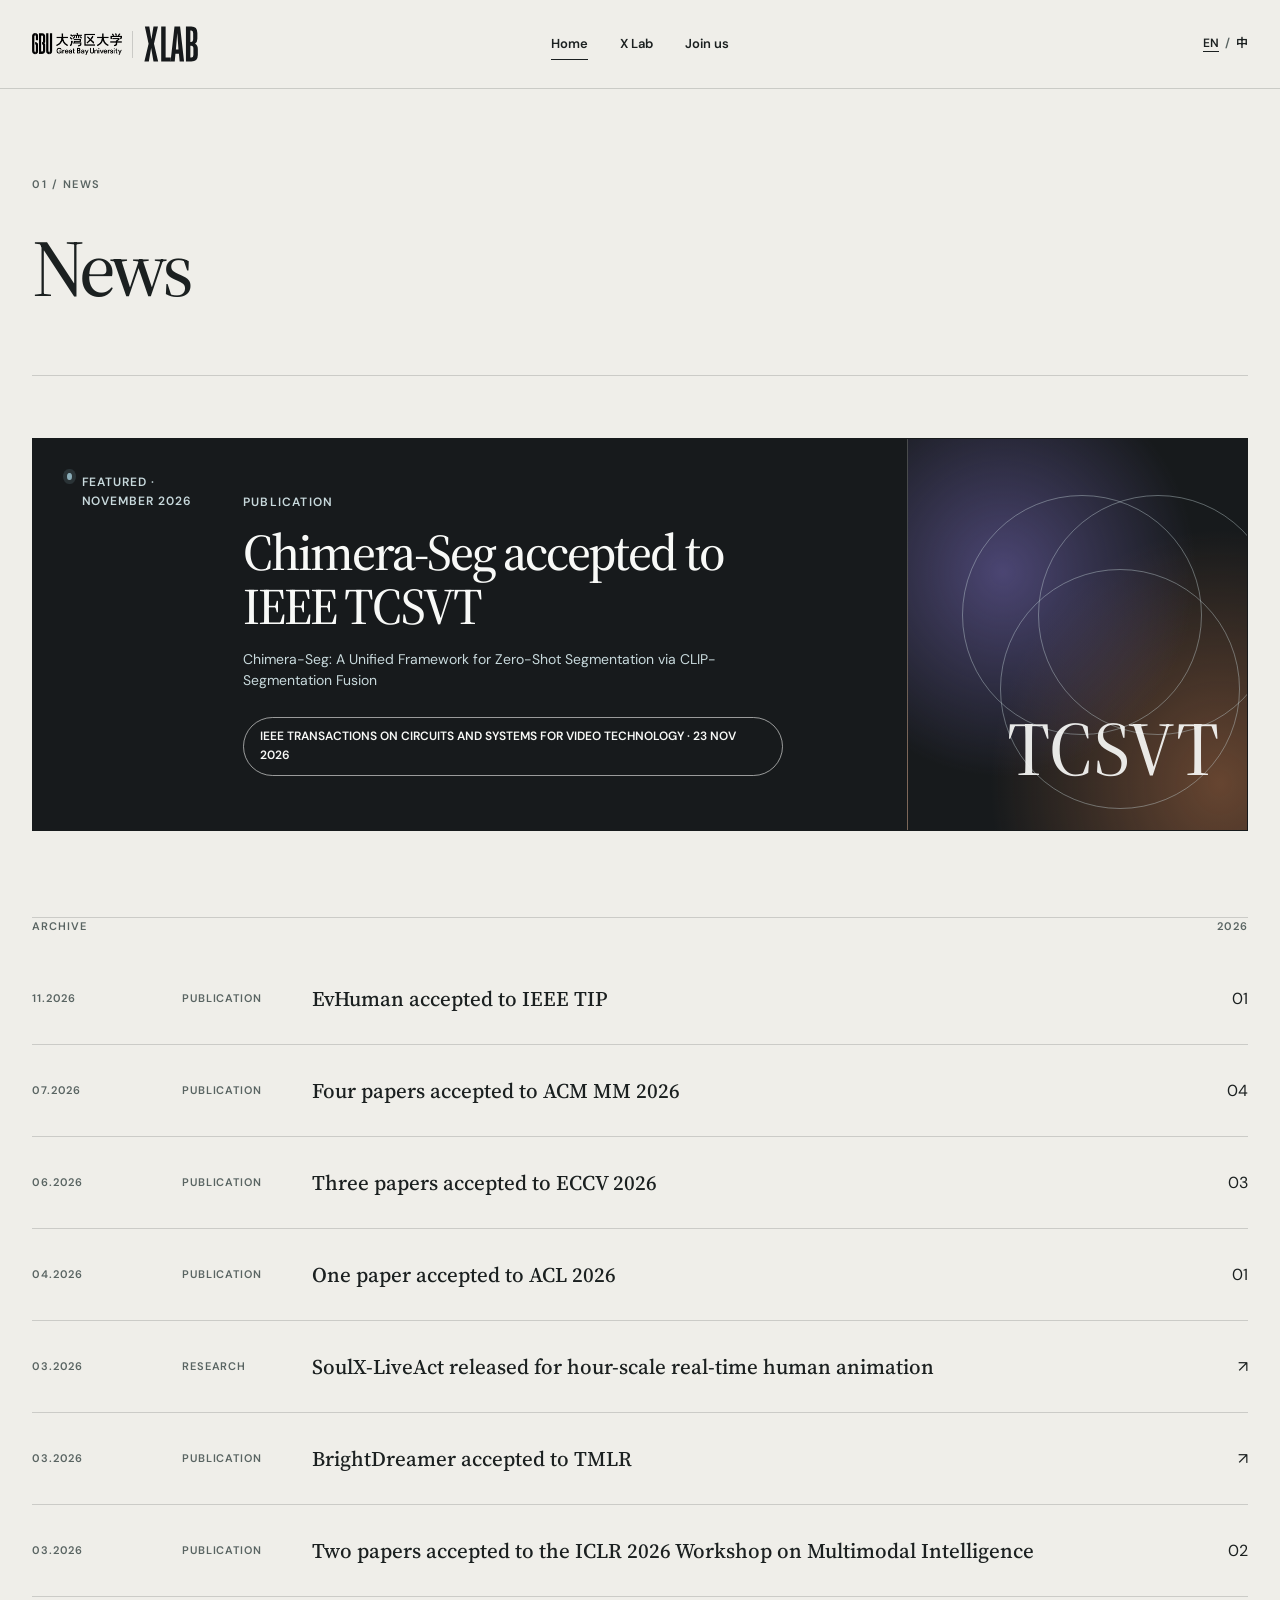
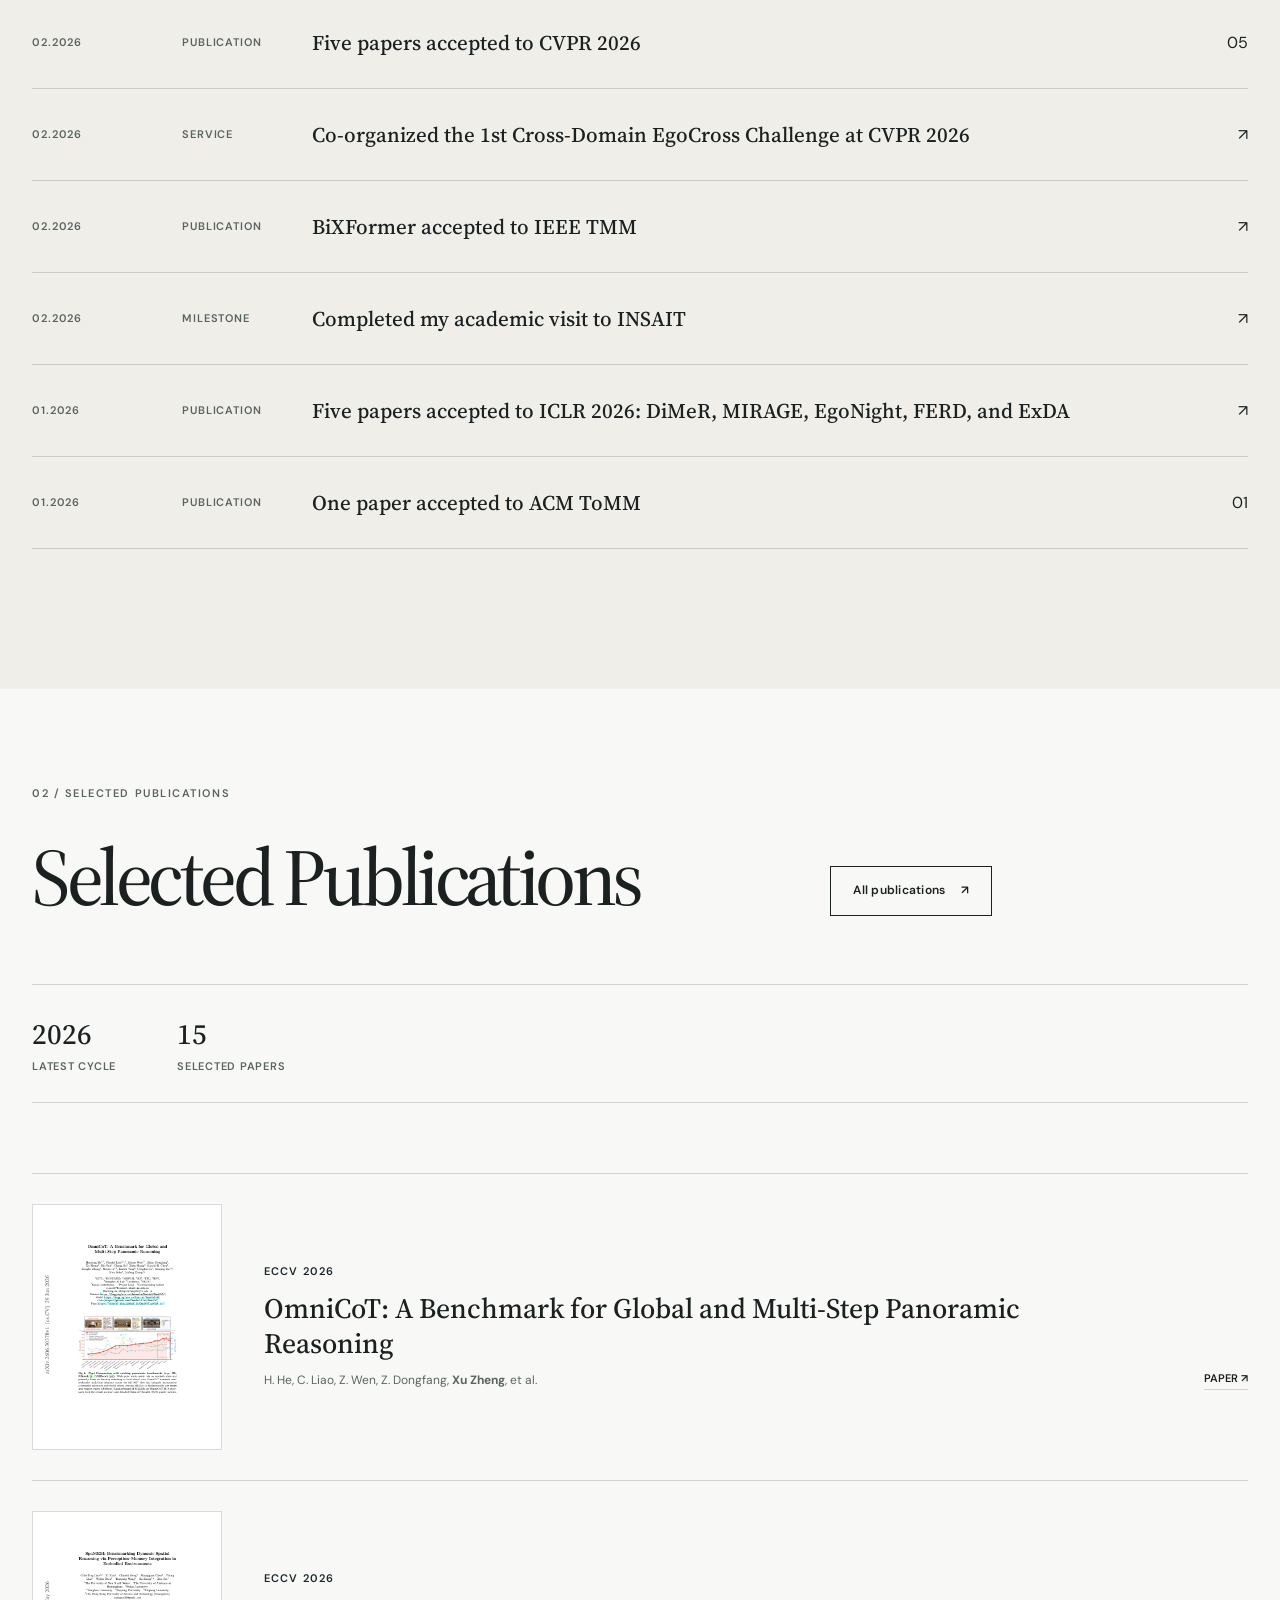
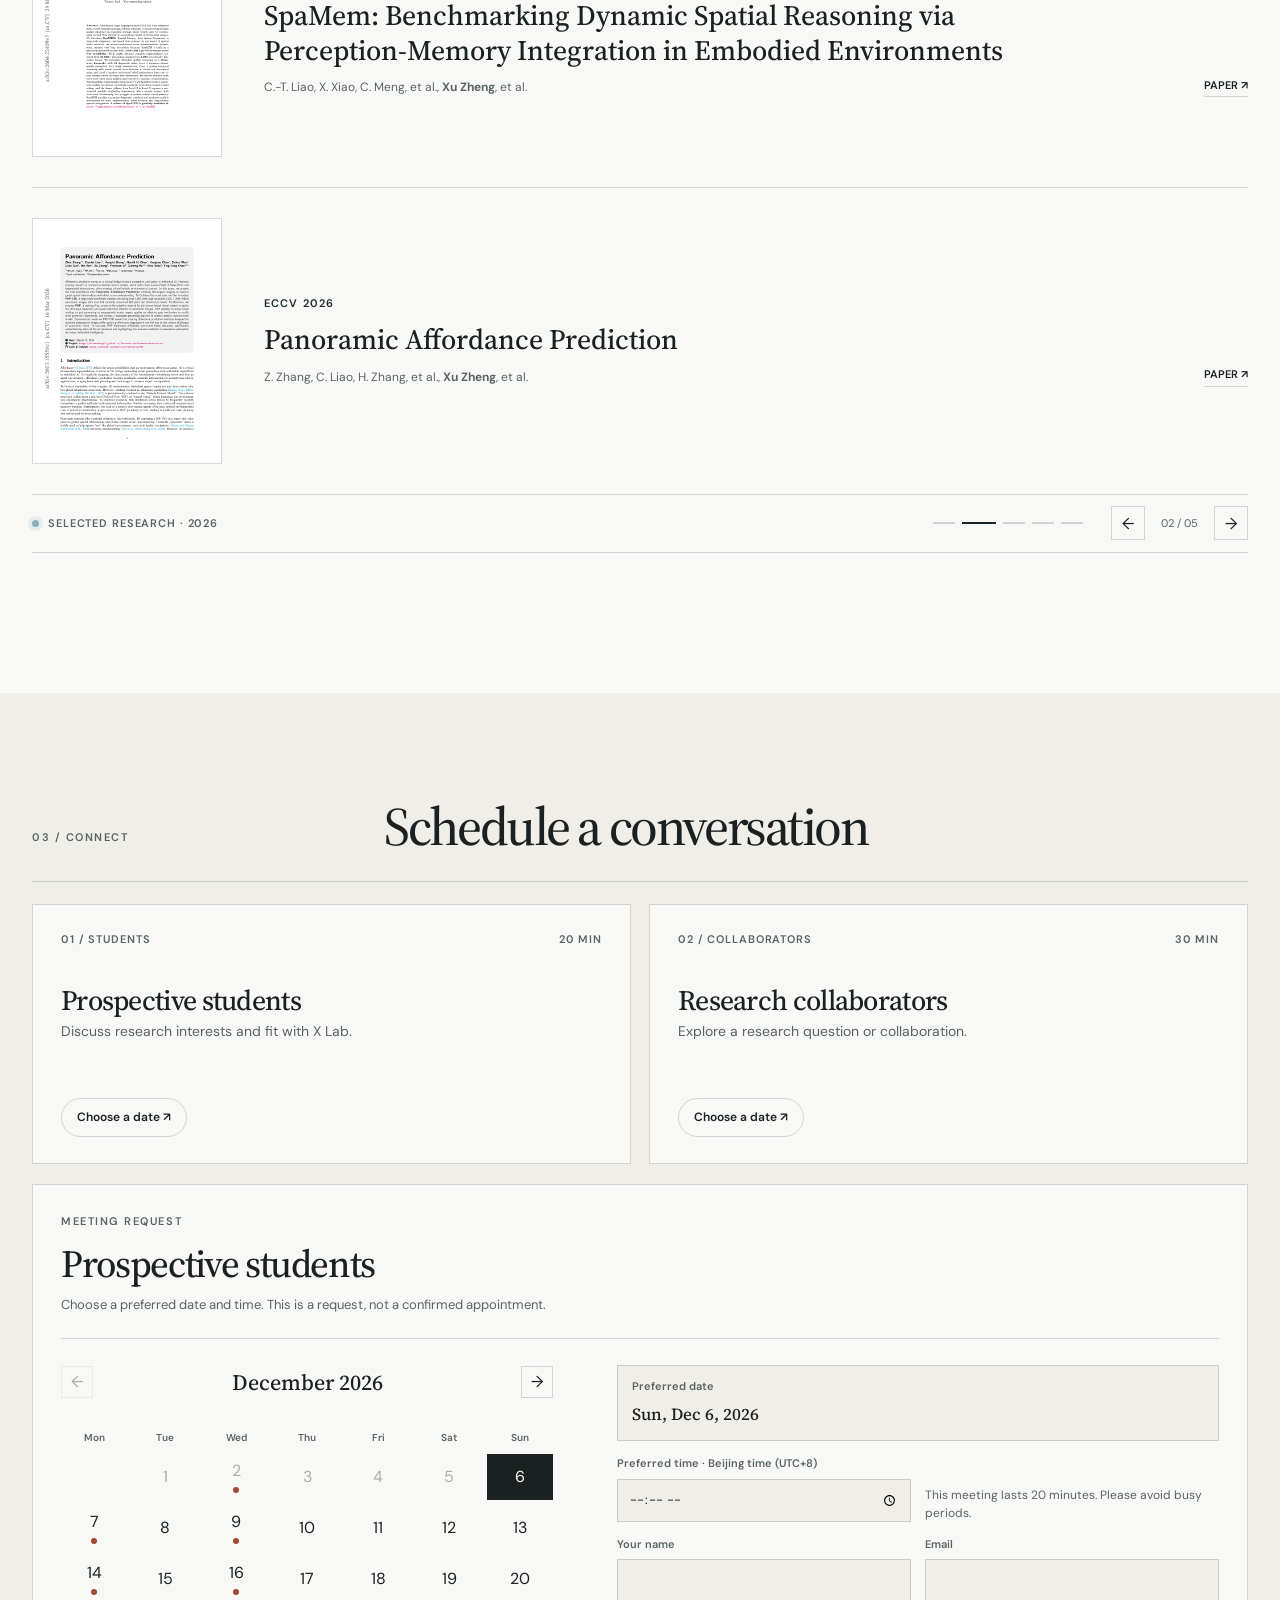
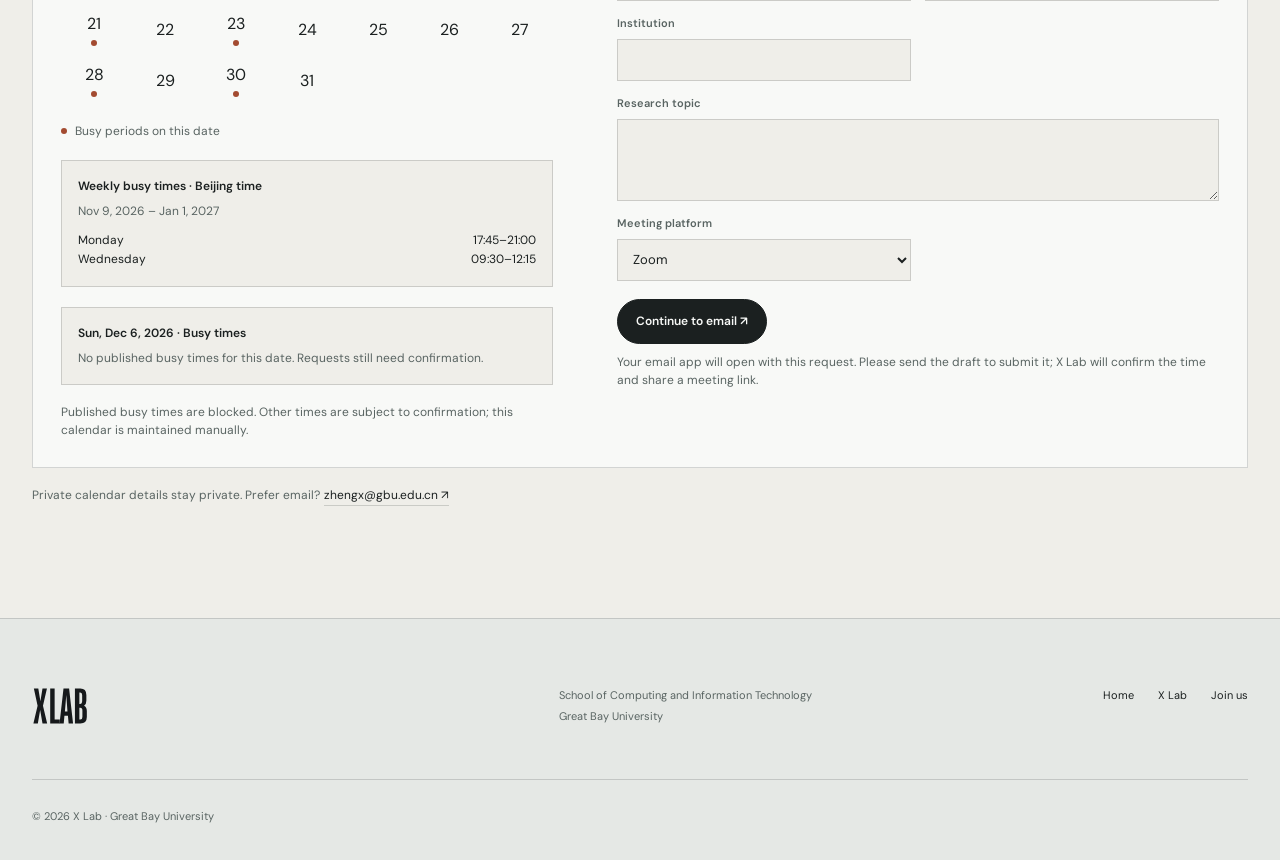
<file: index.html>
<!doctype html>
<html lang="en">
  <head>
    <meta charset="UTF-8" />
    <meta name="viewport" content="width=device-width, initial-scale=1.0" />
    <meta name="description" content="X Lab at Great Bay University explores Multimodal and Situational Intelligence through research, publications, and news." />
    <meta name="theme-color" content="#efeee9" />
    <meta property="og:title" content="X Lab · Great Bay University" />
    <meta property="og:description" content="X Lab for Multimodal and Situational Intelligence at Great Bay University." />
    <meta property="og:type" content="website" />
    <meta property="og:url" content="https://zhengxujosh.github.io/faculty-lab-homepage/" />
    <meta property="og:image" content="https://zhengxujosh.github.io/faculty-lab-homepage/assets/og.png" />
    <title>X Lab · Multimodal and Situational Intelligence</title>
    <link rel="icon" href="assets/favicon.png" type="image/png" />
    <link rel="preconnect" href="https://fonts.googleapis.com" />
    <link rel="preconnect" href="https://fonts.gstatic.com" crossorigin />
    <link href="https://fonts.googleapis.com/css2?family=DM+Sans:wght@400;500;600&family=Noto+Sans+SC:wght@400;500;600&family=Source+Serif+4:opsz,wght@8..60,500;8..60,600&display=swap" rel="stylesheet" />
    <link rel="stylesheet" href="styles.css?v=20261109-gbu-xlab" />
    <script src="availability.js?v=20261106-guidance" defer></script>
    <script src="script.js?v=20261109-gbu-xlab" defer></script>
  </head>
  <body data-page="home" data-root=".">
    <a class="skip-link" href="#main">Skip to content</a>
    <div data-site-header></div>

    <main id="main" class="page-main">
      <section class="section news-section standalone-section" id="news">
        <div class="section-shell">
          <header class="page-masthead reveal">
            <p class="section-index">01 / <span data-en="News" data-zh="动态">News</span></p>
            <div class="page-title-row">
              <h1 data-en="News" data-zh="动态">News</h1>
            </div>
          </header>

          <article class="news-feature reveal">
            <div class="news-feature-meta">
              <span class="live-dot" aria-hidden="true"></span>
              <span data-en="Featured · November 2026" data-zh="精选 · 2026 年 11 月">Featured · November 2026</span>
            </div>
            <div>
              <p data-en="Publication" data-zh="论文">Publication</p>
              <h2 data-en="Chimera-Seg accepted to IEEE TCSVT" data-zh="Chimera-Seg 被 IEEE TCSVT 录用">Chimera-Seg accepted to IEEE TCSVT</h2>
              <p class="news-feature-paper-title" data-en="Chimera-Seg: A Unified Framework for Zero-Shot Segmentation via CLIP-Segmentation Fusion" data-zh="Chimera-Seg: A Unified Framework for Zero-Shot Segmentation via CLIP-Segmentation Fusion">Chimera-Seg: A Unified Framework for Zero-Shot Segmentation via CLIP-Segmentation Fusion</p>
              <span data-en="IEEE Transactions on Circuits and Systems for Video Technology · 23 Nov 2026" data-zh="IEEE Transactions on Circuits and Systems for Video Technology · 2026 年 11 月 23 日">IEEE Transactions on Circuits and Systems for Video Technology · 23 Nov 2026</span>
            </div>
            <div class="news-feature-art" aria-hidden="true">
              <i></i><i></i><i></i><strong>TCSVT</strong>
            </div>
          </article>

          <div class="news-list news-archive" aria-label="News archive">
            <div class="news-archive-label reveal">
              <span data-en="Archive" data-zh="往期动态">Archive</span><span>2026</span>
            </div>
            <article class="news-item reveal">
              <time datetime="2026-11-06">11.2026</time>
              <span class="news-tag" data-en="Publication" data-zh="论文">Publication</span>
              <strong data-en="EvHuman accepted to IEEE TIP" data-zh="EvHuman 被 IEEE TIP 接收">EvHuman accepted to IEEE TIP</strong>
              <span aria-hidden="true">01</span>
            </article>
            <article class="news-item reveal">
              <time datetime="2026-07">07.2026</time>
              <span class="news-tag" data-en="Publication" data-zh="论文">Publication</span>
              <strong data-en="Four papers accepted to ACM MM 2026" data-zh="四篇论文被 ACM MM 2026 接收">Four papers accepted to ACM MM 2026</strong>
              <span aria-hidden="true">04</span>
            </article>
            <article class="news-item reveal">
              <time datetime="2026-06">06.2026</time>
              <span class="news-tag" data-en="Publication" data-zh="论文">Publication</span>
              <strong data-en="Three papers accepted to ECCV 2026" data-zh="三篇论文被 ECCV 2026 接收">Three papers accepted to ECCV 2026</strong>
              <span aria-hidden="true">03</span>
            </article>
            <article class="news-item reveal">
              <time datetime="2026-04">04.2026</time>
              <span class="news-tag" data-en="Publication" data-zh="论文">Publication</span>
              <strong data-en="One paper accepted to ACL 2026" data-zh="一篇论文被 ACL 2026 接收">One paper accepted to ACL 2026</strong>
              <span aria-hidden="true">01</span>
            </article>
            <a class="news-item reveal" href="https://arxiv.org/pdf/2603.11746" target="_blank" rel="noreferrer">
              <time datetime="2026-03">03.2026</time>
              <span class="news-tag" data-en="Research" data-zh="研究">Research</span>
              <strong data-en="SoulX-LiveAct released for hour-scale real-time human animation" data-zh="发布面向小时级实时人物动画的 SoulX-LiveAct">SoulX-LiveAct released for hour-scale real-time human animation</strong>
              <span aria-hidden="true">↗</span>
            </a>
            <a class="news-item reveal" href="https://arxiv.org/abs/2403.11273" target="_blank" rel="noreferrer">
              <time datetime="2026-03">03.2026</time>
              <span class="news-tag" data-en="Publication" data-zh="论文">Publication</span>
              <strong data-en="BrightDreamer accepted to TMLR" data-zh="BrightDreamer 被 TMLR 接收">BrightDreamer accepted to TMLR</strong>
              <span aria-hidden="true">↗</span>
            </a>
            <article class="news-item reveal">
              <time datetime="2026-03">03.2026</time>
              <span class="news-tag" data-en="Publication" data-zh="论文">Publication</span>
              <strong data-en="Two papers accepted to the ICLR 2026 Workshop on Multimodal Intelligence" data-zh="两篇论文被 ICLR 2026 多模态智能研讨会接收">Two papers accepted to the ICLR 2026 Workshop on Multimodal Intelligence</strong>
              <span aria-hidden="true">02</span>
            </article>
            <article class="news-item reveal">
              <time datetime="2026-02">02.2026</time>
              <span class="news-tag" data-en="Publication" data-zh="论文">Publication</span>
              <strong data-en="Five papers accepted to CVPR 2026" data-zh="五篇论文被 CVPR 2026 接收">Five papers accepted to CVPR 2026</strong>
              <span aria-hidden="true">05</span>
            </article>
            <a class="news-item reveal" href="https://egocross-benchmark.github.io/" target="_blank" rel="noreferrer">
              <time datetime="2026-02">02.2026</time>
              <span class="news-tag" data-en="Service" data-zh="学术服务">Service</span>
              <strong data-en="Co-organized the 1st Cross-Domain EgoCross Challenge at CVPR 2026" data-zh="共同组织 CVPR 2026 首届跨域 EgoCross 挑战赛">Co-organized the 1st Cross-Domain EgoCross Challenge at CVPR 2026</strong>
              <span aria-hidden="true">↗</span>
            </a>
            <a class="news-item reveal" href="https://arxiv.org/pdf/2506.03675" target="_blank" rel="noreferrer">
              <time datetime="2026-02">02.2026</time>
              <span class="news-tag" data-en="Publication" data-zh="论文">Publication</span>
              <strong data-en="BiXFormer accepted to IEEE TMM" data-zh="BiXFormer 被 IEEE TMM 接收">BiXFormer accepted to IEEE TMM</strong>
              <span aria-hidden="true">↗</span>
            </a>
            <a class="news-item reveal" href="https://www.linkedin.com/posts/xu-zheng-3185642a6_iclr-iccv-neurips-activity-7425574366425497601-K8yi" target="_blank" rel="noreferrer">
              <time datetime="2026-02">02.2026</time>
              <span class="news-tag" data-en="Milestone" data-zh="里程碑">Milestone</span>
              <strong data-en="Completed my academic visit to INSAIT" data-zh="完成在 INSAIT 的学术访问">Completed my academic visit to INSAIT</strong>
              <span aria-hidden="true">↗</span>
            </a>
            <a class="news-item reveal" href="https://arxiv.org/pdf/2504.17670" target="_blank" rel="noreferrer">
              <time datetime="2026-01">01.2026</time>
              <span class="news-tag" data-en="Publication" data-zh="论文">Publication</span>
              <strong data-en="Five papers accepted to ICLR 2026: DiMeR, MIRAGE, EgoNight, FERD, and ExDA" data-zh="五篇论文被 ICLR 2026 接收：DiMeR、MIRAGE、EgoNight、FERD 与 ExDA">Five papers accepted to ICLR 2026: DiMeR, MIRAGE, EgoNight, FERD, and ExDA</strong>
              <span aria-hidden="true">↗</span>
            </a>
            <article class="news-item reveal">
              <time datetime="2026-01">01.2026</time>
              <span class="news-tag" data-en="Publication" data-zh="论文">Publication</span>
              <strong data-en="One paper accepted to ACM ToMM" data-zh="一篇论文被 ACM ToMM 接收">One paper accepted to ACM ToMM</strong>
              <span aria-hidden="true">01</span>
            </article>

          </div>
        </div>
      </section>

      <section class="section publication-section standalone-section publication-page" id="publications" aria-labelledby="publications-title">
        <div class="section-shell">
          <header class="page-masthead reveal">
            <p class="section-index">02 / <span data-en="Selected publications" data-zh="代表论文">Selected publications</span></p>
            <div class="page-title-row">
              <h2 id="publications-title" class="merged-section-title" data-en="Selected Publications" data-zh="代表论文">Selected Publications</h2>
              <div class="masthead-action"><a class="button button-outline" href="https://scholar.google.com.hk/citations?user=Ii1c51QAAAAJ" target="_blank" rel="noreferrer"><span data-en="All publications" data-zh="全部论文">All publications</span> ↗</a></div>
            </div>
          </header>
          <div class="publication-summary reveal" aria-label="Publication summary">
            <div><strong>2026</strong><span data-en="Latest cycle" data-zh="最新周期">Latest cycle</span></div>
            <div><strong>15</strong><span data-en="Selected papers" data-zh="代表论文">Selected papers</span></div>
          </div>

          <div class="paper-carousel reveal" aria-roledescription="carousel" aria-label="Latest publications">
            <div class="carousel-stage" aria-live="polite">
              <div class="paper-batch is-active">
                <article class="publication-item">
                  <div class="paper-visual paper-visual--page"><img src="assets/publications/beyond-localization.png" alt="First page of Beyond Localization" loading="lazy" decoding="async" /></div>
                  <div class="paper-meta"><span class="paper-venue">ACM MM 2026</span><h2>Beyond Localization: A Comprehensive Diagnosis of Perspective-Conditioned Spatial Reasoning in MLLMs from Omnidirectional Images</h2><p>Y. Chen, W. K. Wong, J. Li, I. Patras, <strong>Xu Zheng</strong></p><div class="paper-links"><a href="https://arxiv.org/abs/2605.12413" target="_blank" rel="noreferrer">Paper ↗</a></div></div>
                </article>
                <article class="publication-item">
                  <div class="paper-visual paper-visual--page"><img src="assets/publications/soulx-liveact.png" alt="First page of SoulX-LiveAct" loading="lazy" decoding="async" /></div>
                  <div class="paper-meta"><span class="paper-venue">ACM MM 2026 · Co-first Author</span><h2>SoulX-LiveAct: Towards Hour-Scale Real-Time Human Animation with Neighbor Forcing and ConvKV Memory</h2><p>D. Zhen*, <strong>Xu Zheng*</strong>, R. Zhang*, Z. Jiang*, et al.</p><div class="paper-links"><a href="https://arxiv.org/abs/2603.11746" target="_blank" rel="noreferrer">Paper ↗</a><a href="https://github.com/Soul-AILab/SoulX-LiveAct" target="_blank" rel="noreferrer">Code ↗</a></div></div>
                </article>
                <article class="publication-item">
                  <div class="paper-visual paper-visual--page"><img src="assets/publications/vtc-bench.png" alt="First page of Are We Using the Right Benchmark" loading="lazy" decoding="async" /></div>
                  <div class="paper-meta"><span class="paper-venue">ACL 2026</span><h2>Are We Using the Right Benchmark? An Evaluation Framework for Visual Token Compression Methods</h2><p>C. Liao, W. Wang, Z. Wen, <strong>Xu Zheng</strong>, et al.</p><div class="paper-links"><a href="https://aclanthology.org/2026.acl-long.195/" target="_blank" rel="noreferrer">Paper ↗</a></div></div>
                </article>
              </div>

              <div class="paper-batch" aria-hidden="true">
                <article class="publication-item">
                  <div class="paper-visual paper-visual--page"><img src="assets/publications/omnicot.png" alt="First page of OmniCoT" loading="lazy" decoding="async" /></div>
                  <div class="paper-meta"><span class="paper-venue">ECCV 2026</span><h2>OmniCoT: A Benchmark for Global and Multi-Step Panoramic Reasoning</h2><p>H. He, C. Liao, Z. Wen, Z. Dongfang, <strong>Xu Zheng</strong>, et al.</p><div class="paper-links"><a href="https://arxiv.org/abs/2606.30378" target="_blank" rel="noreferrer">Paper ↗</a></div></div>
                </article>
                <article class="publication-item">
                  <div class="paper-visual paper-visual--page"><img src="assets/publications/spamem.png" alt="First page of SpaMem" loading="lazy" decoding="async" /></div>
                  <div class="paper-meta"><span class="paper-venue">ECCV 2026</span><h2>SpaMem: Benchmarking Dynamic Spatial Reasoning via Perception-Memory Integration in Embodied Environments</h2><p>C.-T. Liao, X. Xiao, C. Meng, et al., <strong>Xu Zheng</strong>, et al.</p><div class="paper-links"><a href="https://arxiv.org/abs/2604.22409" target="_blank" rel="noreferrer">Paper ↗</a></div></div>
                </article>
                <article class="publication-item">
                  <div class="paper-visual paper-visual--page"><img src="assets/publications/panoramic-affordance.png" alt="First page of Panoramic Affordance Prediction" loading="lazy" decoding="async" /></div>
                  <div class="paper-meta"><span class="paper-venue">ECCV 2026</span><h2>Panoramic Affordance Prediction</h2><p>Z. Zhang, C. Liao, H. Zhang, et al., <strong>Xu Zheng</strong>, et al.</p><div class="paper-links"><a href="https://arxiv.org/abs/2603.15558" target="_blank" rel="noreferrer">Paper ↗</a></div></div>
                </article>
              </div>

              <div class="paper-batch" aria-hidden="true">
                <article class="publication-item">
                  <div class="paper-visual paper-visual--page"><img src="assets/publications/panoenv.png" alt="First page of PanoEnv" loading="lazy" decoding="async" /></div>
                  <div class="paper-meta"><span class="paper-venue">CVPR 2026 · Highlight</span><h2>PanoEnv: Exploring 3D Spatial Intelligence in Panoramic Environments with Reinforcement Learning</h2><p>Z. Lin, <strong>Xu Zheng</strong></p><div class="paper-links"><a href="https://arxiv.org/abs/2602.21992" target="_blank" rel="noreferrer">Paper ↗</a></div></div>
                </article>
                <article class="publication-item">
                  <div class="paper-visual paper-visual--page"><img src="assets/publications/denoise-align.png" alt="First page of Denoise and Align" loading="lazy" decoding="async" /></div>
                  <div class="paper-meta"><span class="paper-venue">CVPR 2026 · Highlight</span><h2>Denoise and Align: Towards Source-Free UDA for Robust Panoramic Semantic Segmentation</h2><p>Y. Chang, Z. Cao, <strong>Xu Zheng</strong>, X. Mi, Z. Dong</p><div class="paper-links"><a href="https://arxiv.org/abs/2603.25131" target="_blank" rel="noreferrer">Paper ↗</a></div></div>
                </article>
                <article class="publication-item">
                  <div class="paper-visual paper-visual--page"><img src="assets/publications/seeing-beyond.png" alt="First page of Seeing Beyond" loading="lazy" decoding="async" /></div>
                  <div class="paper-meta"><span class="paper-venue">CVPR 2026</span><h2>Seeing Beyond: Extrapolative Domain Adaptive Panoramic Segmentation</h2><p>Y. Zheng, K. Peng, <strong>Xu Zheng</strong>, K. Yang</p><div class="paper-links"><a href="https://arxiv.org/abs/2603.15475" target="_blank" rel="noreferrer">Paper ↗</a></div></div>
                </article>
              </div>

              <div class="paper-batch" aria-hidden="true">
                <article class="publication-item">
                  <div class="paper-visual paper-visual--page"><img src="assets/publications/omnidirectional-spatial-reasoning.png" alt="First page of Are Multimodal Large Language Models Ready for Omnidirectional Spatial Reasoning" loading="lazy" decoding="async" /></div>
                  <div class="paper-meta"><span class="paper-venue">CVPR 2026 · Findings · Co-first Author</span><h2>Are Multimodal Large Language Models Ready for Omnidirectional Spatial Reasoning?</h2><p>Z. Dongfang*, <strong>Xu Zheng*</strong>, Z. Weng, Y. Lyu, D. P. Paudel, et al.</p><div class="paper-links"><a href="https://arxiv.org/abs/2505.11907" target="_blank" rel="noreferrer">Paper ↗</a></div></div>
                </article>
                <article class="publication-item">
                  <div class="paper-visual paper-visual--page"><img src="assets/publications/egonight.png" alt="First page of EgoNight" loading="lazy" decoding="async" /></div>
                  <div class="paper-meta"><span class="paper-venue">ICLR 2026</span><h2>EgoNight: Towards Egocentric Vision Understanding at Night with a Challenging Benchmark</h2><p>D. Zhang, Y. Fu, R. Yang, Y. Miao, T. Qian, <strong>Xu Zheng</strong>, et al.</p><div class="paper-links"><a href="https://arxiv.org/abs/2510.06218" target="_blank" rel="noreferrer">Paper ↗</a></div></div>
                </article>
                <article class="publication-item">
                  <div class="paper-visual paper-visual--page"><img src="assets/publications/dimer.png" alt="First page of DiMeR" loading="lazy" decoding="async" /></div>
                  <div class="paper-meta"><span class="paper-venue">ICLR 2026</span><h2>DiMeR: Disentangled Mesh Reconstruction Model</h2><p>L. Jiang, J. Lin, K. Chen, W. Ge, X. Yang, et al., <strong>Xu Zheng</strong>, et al.</p><div class="paper-links"><a href="https://arxiv.org/abs/2504.17670" target="_blank" rel="noreferrer">Paper ↗</a></div></div>
                </article>
              </div>

              <div class="paper-batch" aria-hidden="true">
                <article class="publication-item">
                  <div class="paper-visual paper-visual--page"><img src="assets/publications/ferd.png" alt="First page of FERD" loading="lazy" decoding="async" /></div>
                  <div class="paper-meta"><span class="paper-venue">ICLR 2026</span><h2>FERD: Fairness-Enhanced Data-Free Robustness Distillation</h2><p>Z. Li, L. Lu, <strong>Xu Zheng</strong>, S. Liang, Z. Chen, Y. Zhou, S. Pang</p><div class="paper-links"><a href="https://arxiv.org/abs/2509.20793" target="_blank" rel="noreferrer">Paper ↗</a></div></div>
                </article>
                <article class="publication-item">
                  <div class="paper-visual paper-visual--page"><img src="assets/publications/brightdreamer.png" alt="First page of BrightDreamer" loading="lazy" decoding="async" /></div>
                  <div class="paper-meta"><span class="paper-venue">TMLR 2026</span><h2>BrightDreamer: Generic 3D Gaussian Generative Framework for Fast Text-to-3D Synthesis</h2><p>L. Jiang, <strong>Xu Zheng</strong>, Y. Lyu, J. Zhou</p><div class="paper-links"><a href="https://arxiv.org/abs/2403.11273" target="_blank" rel="noreferrer">Paper ↗</a></div></div>
                </article>
                <article class="publication-item">
                  <div class="paper-visual paper-visual--page"><img src="assets/publications/bixformer.png" alt="First page of BiXFormer" loading="lazy" decoding="async" /></div>
                  <div class="paper-meta"><span class="paper-venue">IEEE TMM 2026</span><h2>BiXFormer: A Robust Framework for Maximizing Modality Effectiveness in Multi-Modal Semantic Segmentation</h2><p>J. Chen, <strong>Xu Zheng</strong>, D. P. Paudel, L. Van Gool, H. Murase, D. Deguchi</p><div class="paper-links"><a href="https://arxiv.org/abs/2506.03675" target="_blank" rel="noreferrer">Paper ↗</a></div></div>
                </article>
              </div>
            </div>

            <div class="carousel-controls">
              <p><span class="live-dot" aria-hidden="true"></span><span data-en="Selected research · 2026" data-zh="代表研究 · 2026 年">Selected research · 2026</span></p>
              <div class="carousel-dots" aria-label="Choose publication batch"></div>
              <div class="carousel-buttons"><button class="carousel-prev" type="button" aria-label="Previous publication batch">←</button><span class="carousel-count">01 / 05</span><button class="carousel-next" type="button" aria-label="Next publication batch">→</button></div>
            </div>
          </div>

        </div>
      </section>
      <section class="section booking-section" id="connect" aria-labelledby="booking-title">
        <div class="section-shell">
          <div class="booking-heading reveal">
            <p class="section-index">03 / <span data-en="Connect" data-zh="联系">Connect</span></p>
            <h2 id="booking-title" data-en="Schedule a conversation" data-zh="预约交流">Schedule a conversation</h2>
          </div>
          <div class="booking-grid">
            <article class="booking-card reveal">
              <div class="booking-card-top">
                <span data-en="01 / Students" data-zh="01 / 学生">01 / Students</span>
                <span data-en="20 min" data-zh="20 分钟">20 min</span>
              </div>
              <h3 data-en="Prospective students" data-zh="有意加入的学生">Prospective students</h3>
              <p data-en="Discuss research interests and fit with X Lab." data-zh="交流研究兴趣与 X 实验室的方向。">Discuss research interests and fit with X Lab.</p>
              <button class="booking-card-action" type="button" data-schedule-kind="student" aria-controls="booking-planner" aria-expanded="true" data-en="Choose a date ↗" data-zh="选择日期 ↗">Choose a date ↗</button>
            </article>
            <article class="booking-card reveal">
              <div class="booking-card-top">
                <span data-en="02 / Collaborators" data-zh="02 / 合作者">02 / Collaborators</span>
                <span data-en="30 min" data-zh="30 分钟">30 min</span>
              </div>
              <h3 data-en="Research collaborators" data-zh="科研合作者">Research collaborators</h3>
              <p data-en="Explore a research question or collaboration." data-zh="探讨研究问题与合作机会。">Explore a research question or collaboration.</p>
              <button class="booking-card-action" type="button" data-schedule-kind="collaborator" aria-controls="booking-planner" aria-expanded="true" data-en="Choose a date ↗" data-zh="选择日期 ↗">Choose a date ↗</button>
            </article>
          </div>
          <div class="booking-planner" id="booking-planner">
            <div class="booking-planner-heading">
              <div>
                <p class="section-index" data-en="Meeting request" data-zh="预约申请">Meeting request</p>
                <h3 id="booking-planner-title">Prospective students</h3>
                <p data-en="Choose a preferred date and time. This is a request, not a confirmed appointment." data-zh="请选择希望交流的日期与时间。这是预约申请，不代表会议已确认。">Choose a preferred date and time. This is a request, not a confirmed appointment.</p>
              </div>
            </div>
            <div class="booking-planner-grid">
              <div class="booking-calendar">
                <div class="booking-month-control">
                  <button class="booking-month-prev" type="button" aria-label="Previous month">←</button>
                  <strong id="booking-month-label" aria-live="polite"></strong>
                  <button class="booking-month-next" type="button" aria-label="Next month">→</button>
                </div>
                <div class="booking-weekdays" aria-hidden="true"><span data-en="Mon" data-zh="周一">Mon</span><span data-en="Tue" data-zh="周二">Tue</span><span data-en="Wed" data-zh="周三">Wed</span><span data-en="Thu" data-zh="周四">Thu</span><span data-en="Fri" data-zh="周五">Fri</span><span data-en="Sat" data-zh="周六">Sat</span><span data-en="Sun" data-zh="周日">Sun</span></div>
                <div class="booking-days" id="booking-days" role="group" aria-label="Preferred meeting date"></div>
                <p class="booking-calendar-help booking-legend"><span class="booking-busy-dot" aria-hidden="true"></span><span data-en="Busy periods on this date" data-zh="当天有已占用时段">Busy periods on this date</span></p>
                <div class="booking-recurring">
                  <strong data-en="Weekly busy times · Beijing time" data-zh="每周已占用时段 · 北京时间">Weekly busy times · Beijing time</strong>
                  <p data-en="Nov 9, 2026 – Jan 1, 2027" data-zh="2026年11月9日—2027年1月1日">Nov 9, 2026 – Jan 1, 2027</p>
                  <ul><li><span data-en="Monday" data-zh="周一">Monday</span><time>17:45–21:00</time></li><li><span data-en="Wednesday" data-zh="周三">Wednesday</span><time>09:30–12:15</time></li></ul>
                </div>
                <div class="booking-day-busy" id="booking-day-busy" aria-live="polite"></div>
                <p class="booking-calendar-help" data-en="Published busy times are blocked. Other times are subject to confirmation; this calendar is maintained manually." data-zh="已公布的占用时段不可预约；其他时间仍需确认，此日历由人工维护。">Published busy times are blocked. Other times are subject to confirmation; this calendar is maintained manually.</p>
              </div>
              <form class="booking-request-form" id="booking-request-form">
                <p class="booking-date-summary"><span data-en="Preferred date" data-zh="希望交流的日期">Preferred date</span> <strong id="booking-selected-date" aria-live="polite">Choose a date on the calendar</strong></p>
                <label><span data-en="Preferred time · Beijing time (UTC+8)" data-zh="希望交流的时间 · 北京时间（UTC+8）">Preferred time · Beijing time (UTC+8)</span><input name="time" type="time" aria-describedby="booking-time-feedback" required /></label>
                <p class="booking-time-feedback" id="booking-time-feedback" aria-live="polite"></p>
                <label><span data-en="Your name" data-zh="姓名">Your name</span><input name="name" type="text" autocomplete="name" maxlength="100" required /></label>
                <label><span data-en="Email" data-zh="邮箱">Email</span><input name="email" type="email" autocomplete="email" maxlength="200" required /></label>
                <label><span data-en="Institution" data-zh="学校或机构">Institution</span><input name="institution" type="text" autocomplete="organization" maxlength="150" required /></label>
                <label><span data-en="Research topic" data-zh="交流议题">Research topic</span><textarea name="topic" rows="3" maxlength="500" required></textarea></label>
                <label><span data-en="Meeting platform" data-zh="会议平台">Meeting platform</span><select name="platform"><option value="Zoom">Zoom</option><option value="Tencent Meeting" data-en="Tencent Meeting" data-zh="腾讯会议">Tencent Meeting</option></select></label>
                <button class="booking-submit" type="submit" data-en="Continue to email ↗" data-zh="打开邮件草稿 ↗">Continue to email ↗</button>
                <p class="booking-form-note" data-en="Your email app will open with this request. Please send the draft to submit it; X Lab will confirm the time and share a meeting link." data-zh="点击后会打开预填的邮件草稿；请发送邮件完成申请。X 实验室确认时间后会提供会议链接。">Your email app will open with this request. Please send the draft to submit it; X Lab will confirm the time and share a meeting link.</p>
              </form>
            </div>
          </div>
          <p class="booking-note reveal"><span data-en="Private calendar details stay private. Prefer email?" data-zh="私人日程不会公开。也可直接发邮件至">Private calendar details stay private. Prefer email?</span> <a href="mailto:zhengx@gbu.edu.cn">zhengx@gbu.edu.cn ↗</a></p>
        </div>
      </section>
    </main>

    <div data-site-footer></div>
  </body>
</html>
</file>
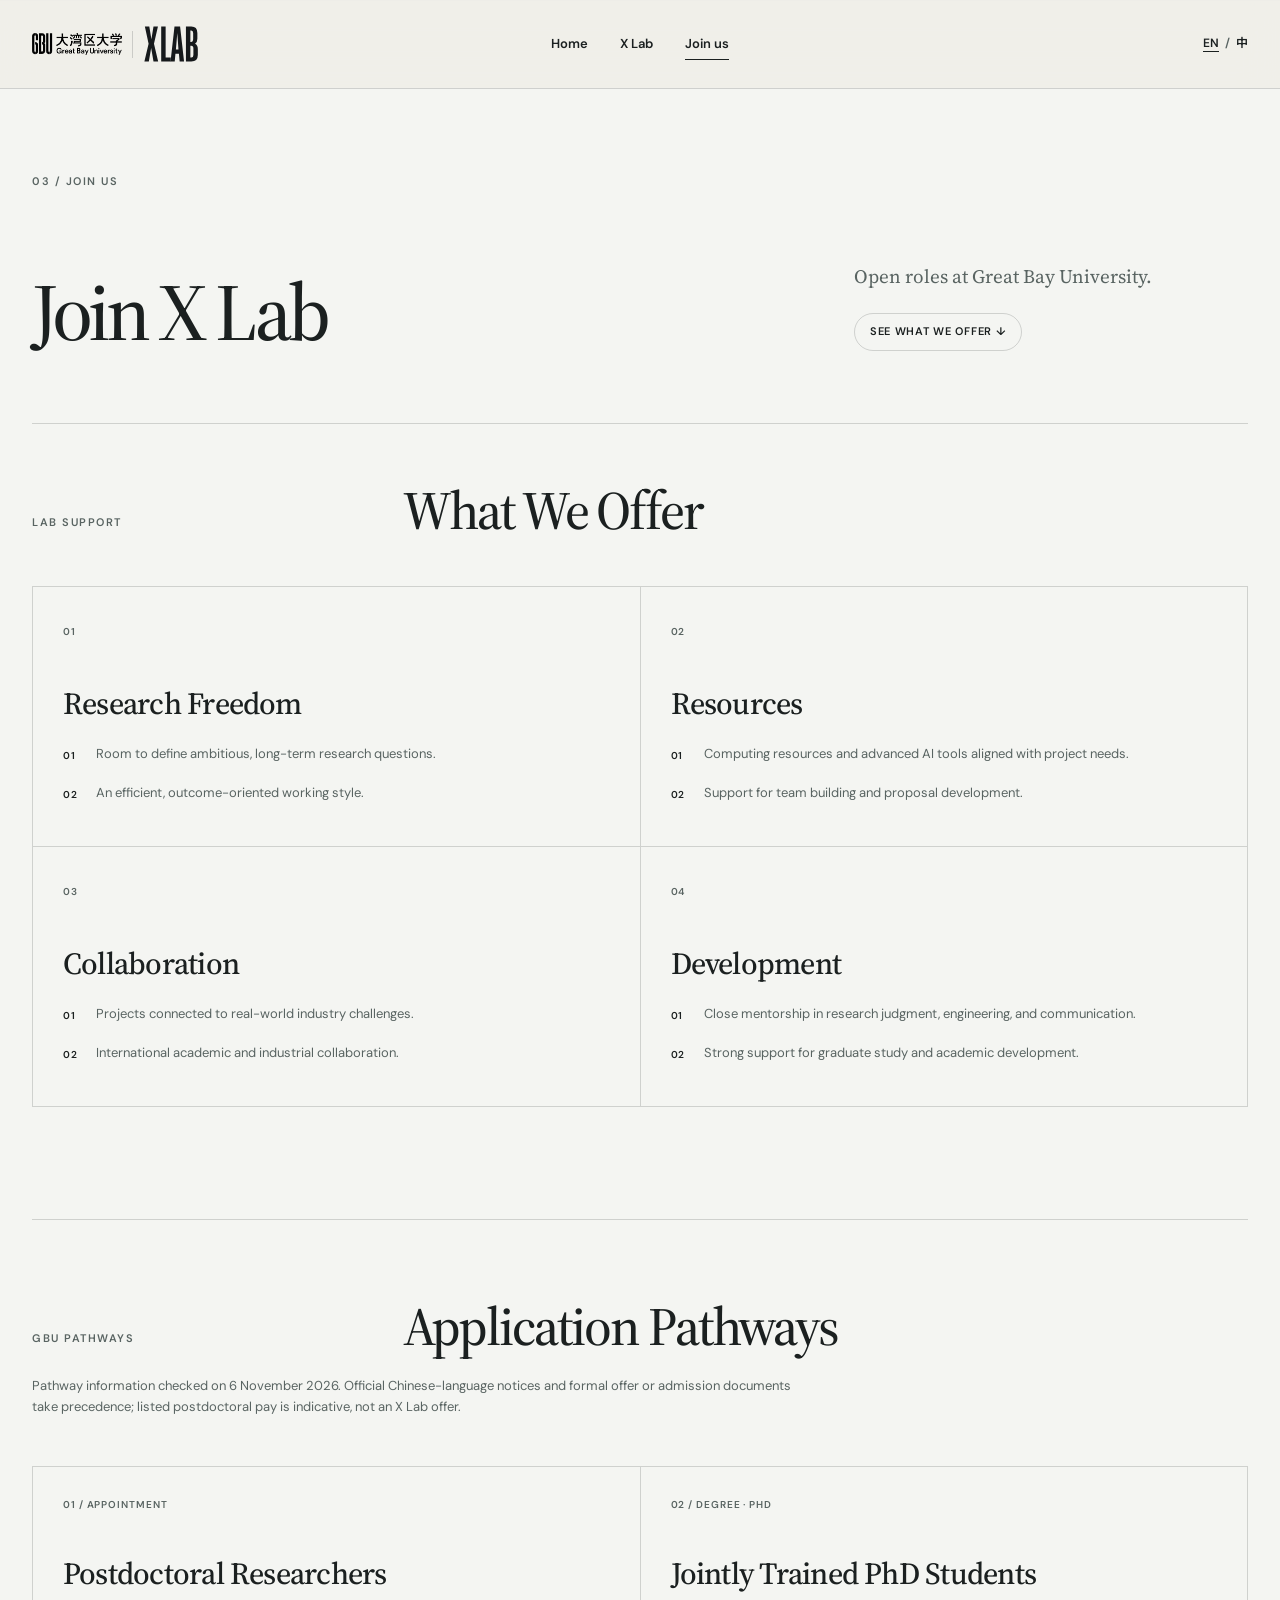
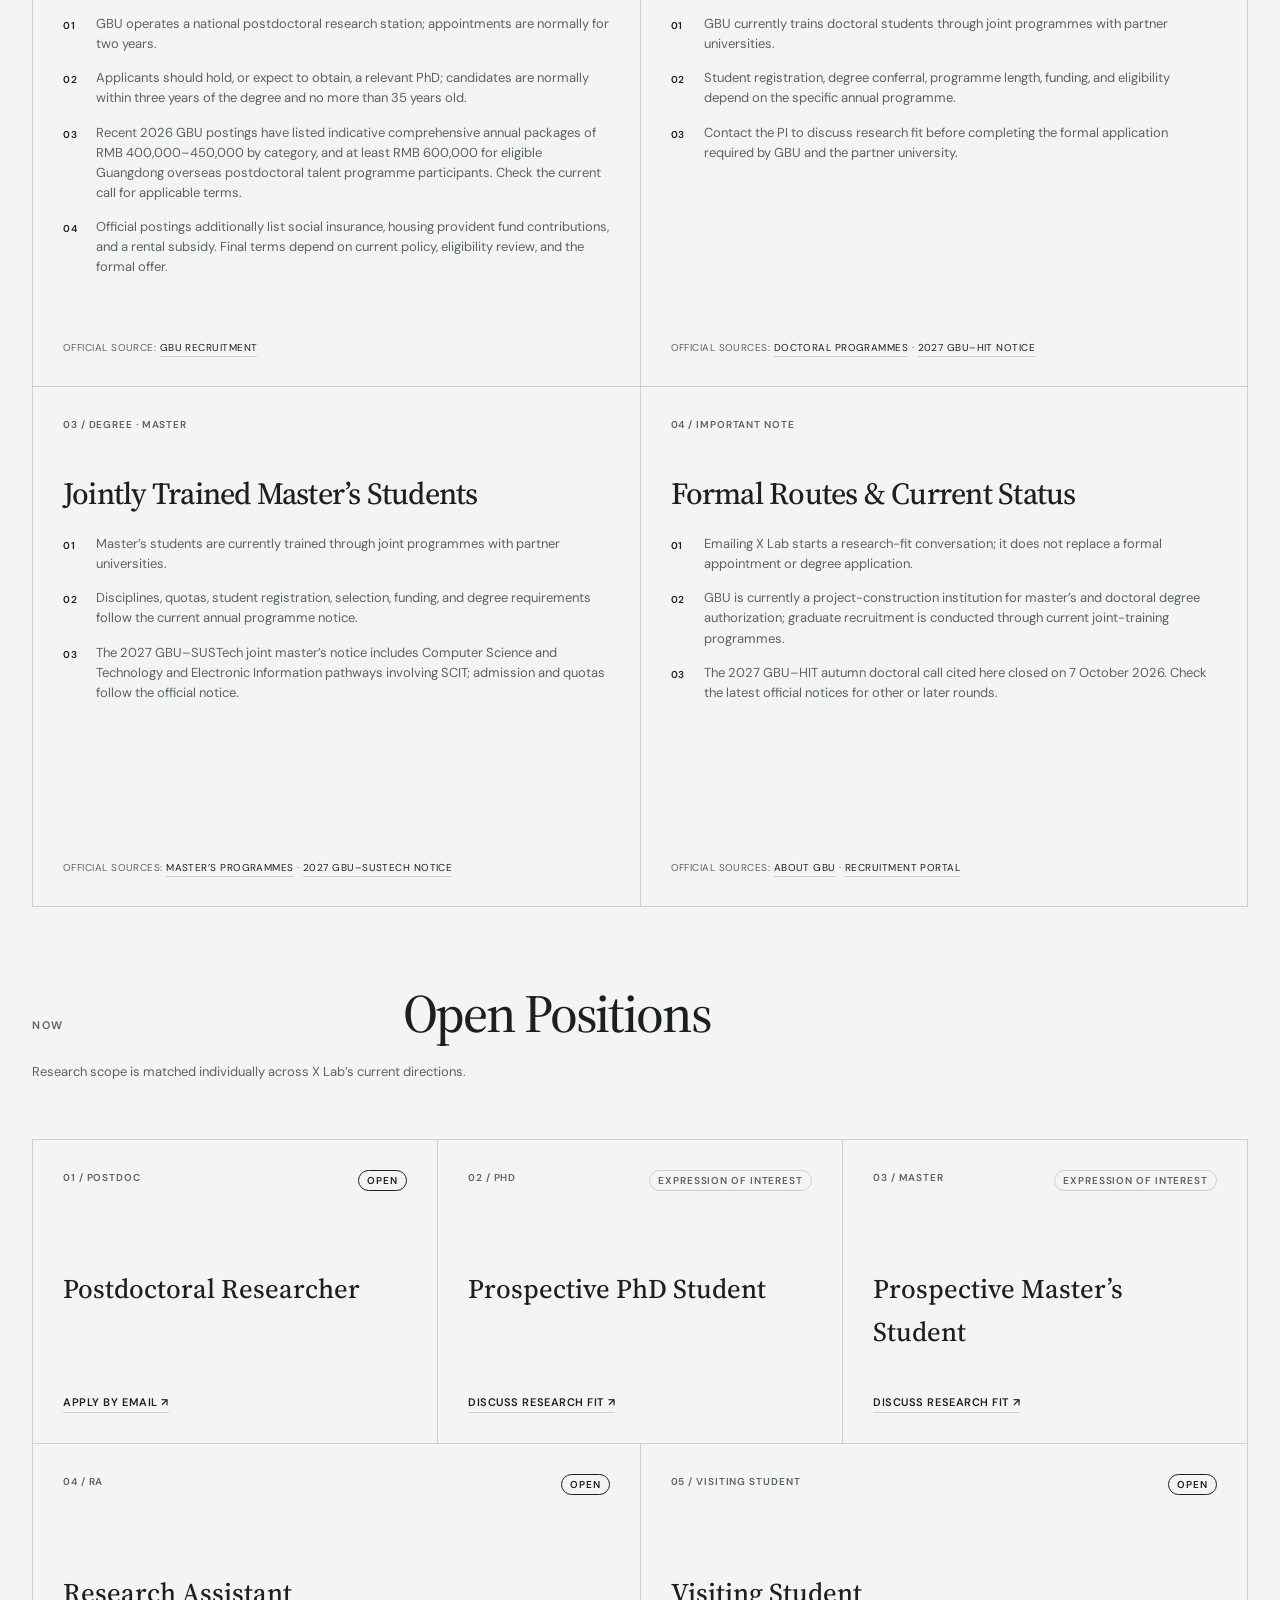
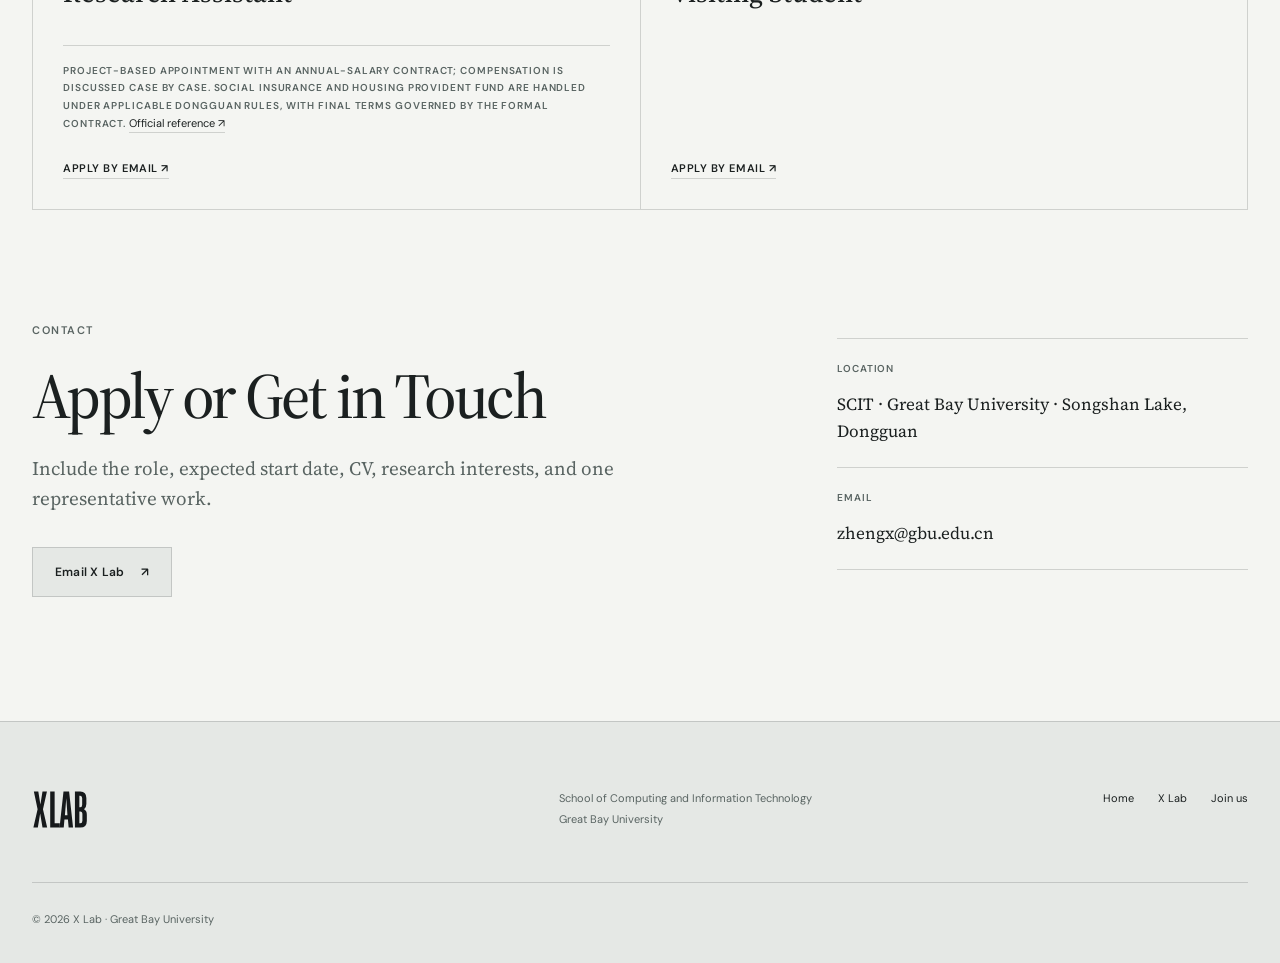
<file: join/index.html>
<!doctype html>
<html lang="en">
  <head>
    <meta charset="UTF-8" />
    <meta name="viewport" content="width=device-width, initial-scale=1.0" />
    <meta name="description" content="Explore postdoctoral, joint doctoral and master's pathways, research assistant roles, and internships with X Lab at Great Bay University." />
    <meta name="theme-color" content="#efeee9" />
    <meta property="og:title" content="Join X Lab" />
    <meta property="og:description" content="Research opportunities and official pathways for joining X Lab at Great Bay University." />
    <meta property="og:image" content="https://zhengxujosh.github.io/faculty-lab-homepage/assets/og.png" />
    <title>Join Us · X Lab</title>
    <link rel="icon" href="../assets/favicon.png" type="image/png" />
    <link rel="preconnect" href="https://fonts.googleapis.com" />
    <link rel="preconnect" href="https://fonts.gstatic.com" crossorigin />
    <link href="https://fonts.googleapis.com/css2?family=DM+Sans:wght@400;500;600&amp;family=Noto+Sans+SC:wght@400;500;600&amp;family=Source+Serif+4:opsz,wght@8..60,500;8..60,600&amp;display=swap" rel="stylesheet" />
    <link rel="stylesheet" href="../styles.css?v=20261109-gbu-xlab" />
    <script src="../script.js?v=20261109-gbu-xlab" defer></script>
  </head>
  <body data-page="join" data-root=".." class="join-page">
    <a class="skip-link" href="#main">Skip to content</a>
    <div data-site-header></div>

    <main id="main" class="page-main">
      <section class="join-section join-page-main">
        <div class="section-shell">
          <header class="join-masthead reveal">
            <p class="section-index light">03 / <span data-en="Join us" data-zh="加入我们">Join us</span></p>
            <h1 data-en="Join X Lab" data-zh="加入X实验室">Join X Lab</h1>
            <div class="join-masthead-aside"><p data-en="Open roles at Great Bay University." data-zh="大湾区大学开放岗位。">Open roles at Great Bay University.</p><a class="join-offers-shortcut" href="#what-we-offer"><span data-en="See what we offer" data-zh="查看我们提供的支持">See what we offer</span> ↓</a></div>
          </header>

          <section id="what-we-offer" class="join-offers" aria-labelledby="offers-title">
            <div class="join-offers-heading"><p class="section-index light" data-en="LAB SUPPORT" data-zh="实验室支持">LAB SUPPORT</p><h2 id="offers-title" data-en="What We Offer" data-zh="我们提供的支持">What We Offer</h2></div>
            <div class="join-offer-grid">
              <article>
                <span>01</span>
                <h3 data-en="Research Freedom" data-zh="研究自由">Research Freedom</h3>
                <ol>
                  <li data-en="Room to define ambitious, long-term research questions." data-zh="充分探索并塑造长期研究议题。">Room to define ambitious, long-term research questions.</li>
                  <li data-en="An efficient, outcome-oriented working style." data-zh="以效率和研究成果为导向的工作方式。">An efficient, outcome-oriented working style.</li>
                </ol>
              </article>
              <article>
                <span>02</span>
                <h3 data-en="Resources" data-zh="科研资源">Resources</h3>
                <ol>
                  <li data-en="Computing resources and advanced AI tools aligned with project needs." data-zh="根据项目需要提供算力资源与先进 AI 工具。">Computing resources and advanced AI tools aligned with project needs.</li>
                  <li data-en="Support for team building and proposal development." data-zh="支持团队建设与项目申请。">Support for team building and proposal development.</li>
                </ol>
              </article>
              <article>
                <span>03</span>
                <h3 data-en="Collaboration" data-zh="合作网络">Collaboration</h3>
                <ol>
                  <li data-en="Projects connected to real-world industry challenges." data-zh="与产业前沿问题紧密衔接的研究项目。">Projects connected to real-world industry challenges.</li>
                  <li data-en="International academic and industrial collaboration." data-zh="国际学术与产业合作机会。">International academic and industrial collaboration.</li>
                </ol>
              </article>
              <article>
                <span>04</span>
                <h3 data-en="Development" data-zh="成长支持">Development</h3>
                <ol>
                  <li data-en="Close mentorship in research judgment, engineering, and communication." data-zh="围绕研究判断、工程实践与学术表达的紧密指导。">Close mentorship in research judgment, engineering, and communication.</li>
                  <li data-en="Strong support for graduate study and academic development." data-zh="支持后续深造与长期学术发展。">Strong support for graduate study and academic development.</li>
                </ol>
              </article>
            </div>
          </section>

          <section class="join-offers join-official reveal" aria-labelledby="official-pathways-title">
            <div class="join-offers-heading"><p class="section-index light" data-en="GBU PATHWAYS" data-zh="大湾区大学路径">GBU PATHWAYS</p><h2 id="official-pathways-title" data-en="Application Pathways" data-zh="申请路径">Application Pathways</h2></div>
            <p class="join-scope-note" data-en="Pathway information checked on 6 November 2026. Official Chinese-language notices and formal offer or admission documents take precedence; listed postdoctoral pay is indicative, not an X Lab offer." data-zh="申请路径信息核查于 2026 年 11 月 6 日。以最新中文官方公告及正式聘用或录取文件为准；所列博士后待遇仅供参考，不构成 X 实验室录用承诺。">Pathway information checked on 6 November 2026. Official Chinese-language notices and formal offer or admission documents take precedence; listed postdoctoral pay is indicative, not an X Lab offer.</p>
            <div class="join-offer-grid join-offer-grid--official">
              <article>
                <span>01 / APPOINTMENT</span>
                <h3 data-en="Postdoctoral Researchers" data-zh="博士后研究人员">Postdoctoral Researchers</h3>
                <ol>
                  <li data-en="GBU operates a national postdoctoral research station; appointments are normally for two years." data-zh="大湾区大学设有国家级博士后科研工作站，聘期通常为 2 年。">GBU operates a national postdoctoral research station; appointments are normally for two years.</li>
                  <li data-en="Applicants should hold, or expect to obtain, a relevant PhD; candidates are normally within three years of the degree and no more than 35 years old." data-zh="申请人应已取得或即将取得相关专业博士学位，通常取得博士学位不超过 3 年、年龄不超过 35 周岁。">Applicants should hold, or expect to obtain, a relevant PhD; candidates are normally within three years of the degree and no more than 35 years old.</li>
                  <li data-en="Recent 2026 GBU postings have listed indicative comprehensive annual packages of RMB 400,000–450,000 by category, and at least RMB 600,000 for eligible Guangdong overseas postdoctoral talent programme participants. Check the current call for applicable terms." data-zh="湾大近期 2026 年招聘公告曾按类别列出约 40 万至 45 万元的综合年薪；符合广东省海外博士后人才支持项目条件者，曾列出不低于 60 万元。适用待遇请以当前招聘公告为准。">Recent 2026 GBU postings have listed indicative comprehensive annual packages of RMB 400,000–450,000 by category, and at least RMB 600,000 for eligible Guangdong overseas postdoctoral talent programme participants. Check the current call for applicable terms.</li>
                  <li data-en="Official postings additionally list social insurance, housing provident fund contributions, and a rental subsidy. Final terms depend on current policy, eligibility review, and the formal offer." data-zh="官方公告另列社会保险、住房公积金及租房补贴；最终待遇以最新政策、资格审核及正式聘用文件为准。">Official postings additionally list social insurance, housing provident fund contributions, and a rental subsidy. Final terms depend on current policy, eligibility review, and the formal offer.</li>
                </ol>
                <p class="join-policy-source"><span data-en="Official source:" data-zh="官方来源：">Official source:</span> <a href="https://www.gbu.edu.cn/recruitment.html" target="_blank" rel="noreferrer" data-en="GBU Recruitment" data-zh="大湾区大学人才招聘">GBU Recruitment</a></p>
              </article>
              <article>
                <span>02 / DEGREE · PHD</span>
                <h3 data-en="Jointly Trained PhD Students" data-zh="联合培养博士研究生">Jointly Trained PhD Students</h3>
                <ol>
                  <li data-en="GBU currently trains doctoral students through joint programmes with partner universities." data-zh="大湾区大学目前主要通过与合作高校开展联合培养招收博士研究生。">GBU currently trains doctoral students through joint programmes with partner universities.</li>
                  <li data-en="Student registration, degree conferral, programme length, funding, and eligibility depend on the specific annual programme." data-zh="学籍、学位授予、培养年限、资助及申请条件取决于当年度具体项目。">Student registration, degree conferral, programme length, funding, and eligibility depend on the specific annual programme.</li>
                  <li data-en="Contact the PI to discuss research fit before completing the formal application required by GBU and the partner university." data-zh="建议先联系 PI 沟通研究匹配度，再按大湾区大学及合作高校要求完成正式申请。">Contact the PI to discuss research fit before completing the formal application required by GBU and the partner university.</li>
                </ol>
                <p class="join-policy-source"><span data-en="Official sources:" data-zh="官方来源：">Official sources:</span> <a href="https://www.gbu.edu.cn/postgraduate2.html" target="_blank" rel="noreferrer" data-en="Doctoral programmes" data-zh="博士生联合培养">Doctoral programmes</a> · <a href="https://scit.gbu.edu.cn/ndetail_g7yU_43/71.html" target="_blank" rel="noreferrer" data-en="2027 GBU–HIT notice" data-zh="2027 年湾大—哈工大通知">2027 GBU–HIT notice</a></p>
              </article>
              <article>
                <span>03 / DEGREE · MASTER</span>
                <h3 data-en="Jointly Trained Master’s Students" data-zh="联合培养硕士研究生">Jointly Trained Master’s Students</h3>
                <ol>
                  <li data-en="Master’s students are currently trained through joint programmes with partner universities." data-zh="硕士研究生目前主要通过大湾区大学与合作高校的联合培养项目进行培养。">Master’s students are currently trained through joint programmes with partner universities.</li>
                  <li data-en="Disciplines, quotas, student registration, selection, funding, and degree requirements follow the current annual programme notice." data-zh="招生专业、名额、学籍、选拔、资助及学位要求以当年度项目通知为准。">Disciplines, quotas, student registration, selection, funding, and degree requirements follow the current annual programme notice.</li>
                  <li data-en="The 2027 GBU–SUSTech joint master’s notice includes Computer Science and Technology and Electronic Information pathways involving SCIT; admission and quotas follow the official notice." data-zh="2027 年湾大—南科大联培硕士通知涵盖信息科学技术学院参与的计算机科学与技术、电子信息方向；报考及名额以官方通知为准。">The 2027 GBU–SUSTech joint master’s notice includes Computer Science and Technology and Electronic Information pathways involving SCIT; admission and quotas follow the official notice.</li>
                </ol>
                <p class="join-policy-source"><span data-en="Official sources:" data-zh="官方来源：">Official sources:</span> <a href="https://www.gbu.edu.cn/postgraduate.html" target="_blank" rel="noreferrer" data-en="Master’s programmes" data-zh="硕士生联合培养">Master’s programmes</a> · <a href="https://scit.gbu.edu.cn/ndetail_g7yU_44/75.html" target="_blank" rel="noreferrer" data-en="2027 GBU–SUSTech notice" data-zh="2027 年湾大—南科大通知">2027 GBU–SUSTech notice</a></p>
              </article>
              <article>
                <span>04 / IMPORTANT NOTE</span>
                <h3 data-en="Formal Routes &amp; Current Status" data-zh="正式路径与当前状态">Formal Routes &amp; Current Status</h3>
                <ol>
                  <li data-en="Emailing X Lab starts a research-fit conversation; it does not replace a formal appointment or degree application." data-zh="向X实验室发送邮件仅用于沟通研究匹配度，不能替代正式聘用或学位项目申请。">Emailing X Lab starts a research-fit conversation; it does not replace a formal appointment or degree application.</li>
                  <li data-en="GBU is currently a project-construction institution for master’s and doctoral degree authorization; graduate recruitment is conducted through current joint-training programmes." data-zh="大湾区大学目前为硕士、博士学位授予立项建设单位，研究生招收通过现行联合培养项目开展。">GBU is currently a project-construction institution for master’s and doctoral degree authorization; graduate recruitment is conducted through current joint-training programmes.</li>
                  <li data-en="The 2027 GBU–HIT autumn doctoral call cited here closed on 7 October 2026. Check the latest official notices for other or later rounds." data-zh="本文引用的 2027 年湾大—哈工大秋季博士招生已于 2026 年 10 月 7 日截止；其他批次及后续申请请查看最新官方通知。">The 2027 GBU–HIT autumn doctoral call cited here closed on 7 October 2026. Check the latest official notices for other or later rounds.</li>
                </ol>
                <p class="join-policy-source"><span data-en="Official sources:" data-zh="官方来源：">Official sources:</span> <a href="https://www.gbu.edu.cn/about_us.html" target="_blank" rel="noreferrer" data-en="About GBU" data-zh="学校简介">About GBU</a> · <a href="https://join.gbu.edu.cn/" target="_blank" rel="noreferrer" data-en="Recruitment portal" data-zh="官方招聘系统">Recruitment portal</a></p>
              </article>
            </div>
          </section>

          <section class="join-positions reveal" aria-labelledby="positions-title">
            <div class="join-positions-heading"><p class="section-index light" data-en="NOW" data-zh="当前机会">NOW</p><h2 id="positions-title" data-en="Open Positions" data-zh="开放职位">Open Positions</h2></div>
            <p class="join-scope-note" data-en="Research scope is matched individually across X Lab’s current directions." data-zh="具体研究课题将结合X实验室当前方向与个人背景共同确定。">Research scope is matched individually across X Lab’s current directions.</p>
            <div class="join-opportunity-grid join-opportunity-grid--five">
              <article>
                <div class="join-opportunity-meta"><span>01 / POSTDOC</span><span class="join-status join-status--open" data-en="Open" data-zh="开放申请">Open</span></div>
                <h3 data-en="Postdoctoral Researcher" data-zh="博士后研究人员">Postdoctoral Researcher</h3>
                <a href="mailto:zhengx@gbu.edu.cn?subject=X%20Lab%20Application%20-%20Postdoctoral%20Researcher" data-en="Apply by email ↗" data-zh="邮件申请 ↗">Apply by email ↗</a>
              </article>
              <article>
                <div class="join-opportunity-meta"><span>02 / PHD</span><span class="join-status join-status--interest" data-en="Expression of interest" data-zh="意向沟通">Expression of interest</span></div>
                <h3 data-en="Prospective PhD Student" data-zh="意向博士研究生">Prospective PhD Student</h3>
                <a href="mailto:zhengx@gbu.edu.cn?subject=X%20Lab%20Research%20Fit%20-%20Prospective%20PhD%20Student" data-en="Discuss research fit ↗" data-zh="沟通研究匹配度 ↗">Discuss research fit ↗</a>
              </article>
              <article>
                <div class="join-opportunity-meta"><span>03 / MASTER</span><span class="join-status join-status--interest" data-en="Expression of interest" data-zh="意向沟通">Expression of interest</span></div>
                <h3 data-en="Prospective Master’s Student" data-zh="意向硕士研究生">Prospective Master’s Student</h3>
                <a href="mailto:zhengx@gbu.edu.cn?subject=X%20Lab%20Research%20Fit%20-%20Prospective%20Master%27s%20Student" data-en="Discuss research fit ↗" data-zh="沟通研究匹配度 ↗">Discuss research fit ↗</a>
              </article>
              <article>
                <div class="join-opportunity-meta"><span>04 / RA</span><span class="join-status join-status--open" data-en="Open" data-zh="开放申请">Open</span></div>
                <h3 data-en="Research Assistant" data-zh="研究助理">Research Assistant</h3>
                <p class="join-opportunity-terms"><span data-en="Project-based appointment with an annual-salary contract; compensation is discussed case by case. Social insurance and housing provident fund are handled under applicable Dongguan rules, with final terms governed by the formal contract." data-zh="采用项目聘用和年薪制，具体待遇面议；按适用的东莞市规定办理社会保险和住房公积金，最终以正式合同为准。">Project-based appointment with an annual-salary contract; compensation is discussed case by case. Social insurance and housing provident fund are handled under applicable Dongguan rules, with final terms governed by the formal contract.</span> <a href="https://www.gbu.edu.cn/detail/article/1357" target="_blank" rel="noreferrer" data-en="Official reference ↗" data-zh="官方参考 ↗">Official reference ↗</a></p>
                <a href="mailto:zhengx@gbu.edu.cn?subject=X%20Lab%20Application%20-%20Research%20Assistant" data-en="Apply by email ↗" data-zh="邮件申请 ↗">Apply by email ↗</a>
              </article>
              <article>
                <div class="join-opportunity-meta"><span>05 / VISITING STUDENT</span><span class="join-status join-status--open" data-en="Open" data-zh="开放申请">Open</span></div>
                <h3 data-en="Visiting Student" data-zh="访问学生">Visiting Student</h3>
                <a href="mailto:zhengx@gbu.edu.cn?subject=X%20Lab%20Application%20-%20Visiting%20Student" data-en="Apply by email ↗" data-zh="邮件申请 ↗">Apply by email ↗</a>
              </article>
            </div>
          </section>

          <div class="join-contact-grid">
            <div class="join-copy reveal">
              <p class="section-index light" data-en="CONTACT" data-zh="联系方式">CONTACT</p>
              <h2 data-en="Apply or Get in Touch" data-zh="申请与联系">Apply or Get in Touch</h2>
              <p data-en="Include the role, expected start date, CV, research interests, and one representative work." data-zh="请注明意向岗位、预计开始时间，并附上 CV、研究兴趣及一项代表性成果。">Include the role, expected start date, CV, research interests, and one representative work.</p>
              <a class="button button-light" href="mailto:zhengx@gbu.edu.cn?subject=Connecting%20with%20X%20Lab"><span data-en="Email X Lab" data-zh="发送邮件">Email X Lab</span> ↗</a>
            </div>
            <dl class="join-details reveal">
              <div><dt data-en="Location" data-zh="地点">Location</dt><dd data-en="SCIT · Great Bay University · Songshan Lake, Dongguan" data-zh="大湾区大学信息科学技术学院 · 东莞松山湖">SCIT · Great Bay University · Songshan Lake, Dongguan</dd></div>
              <div><dt data-en="Email" data-zh="邮箱">Email</dt><dd><a href="mailto:zhengx@gbu.edu.cn">zhengx@gbu.edu.cn</a></dd></div>
            </dl>
          </div>
        </div>
      </section>
    </main>

    <div data-site-footer></div>
  </body>
</html>
</file>
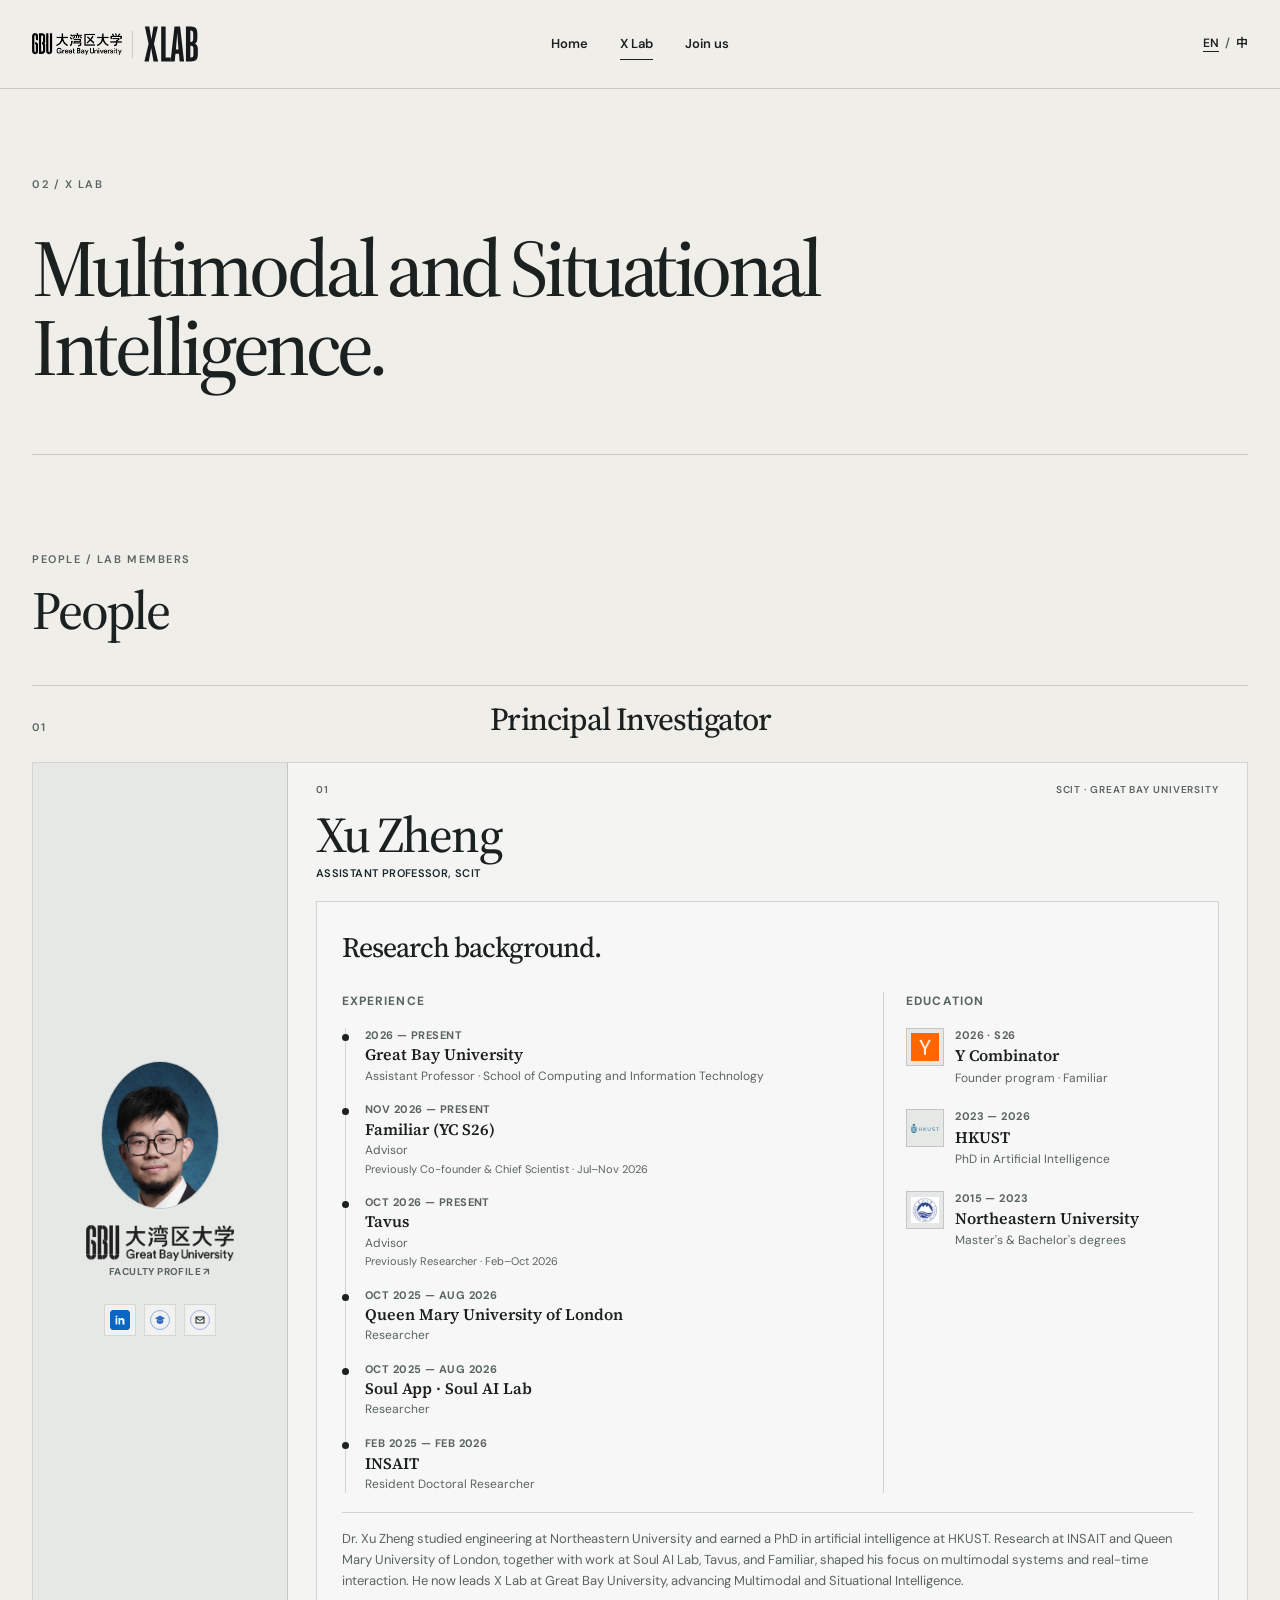
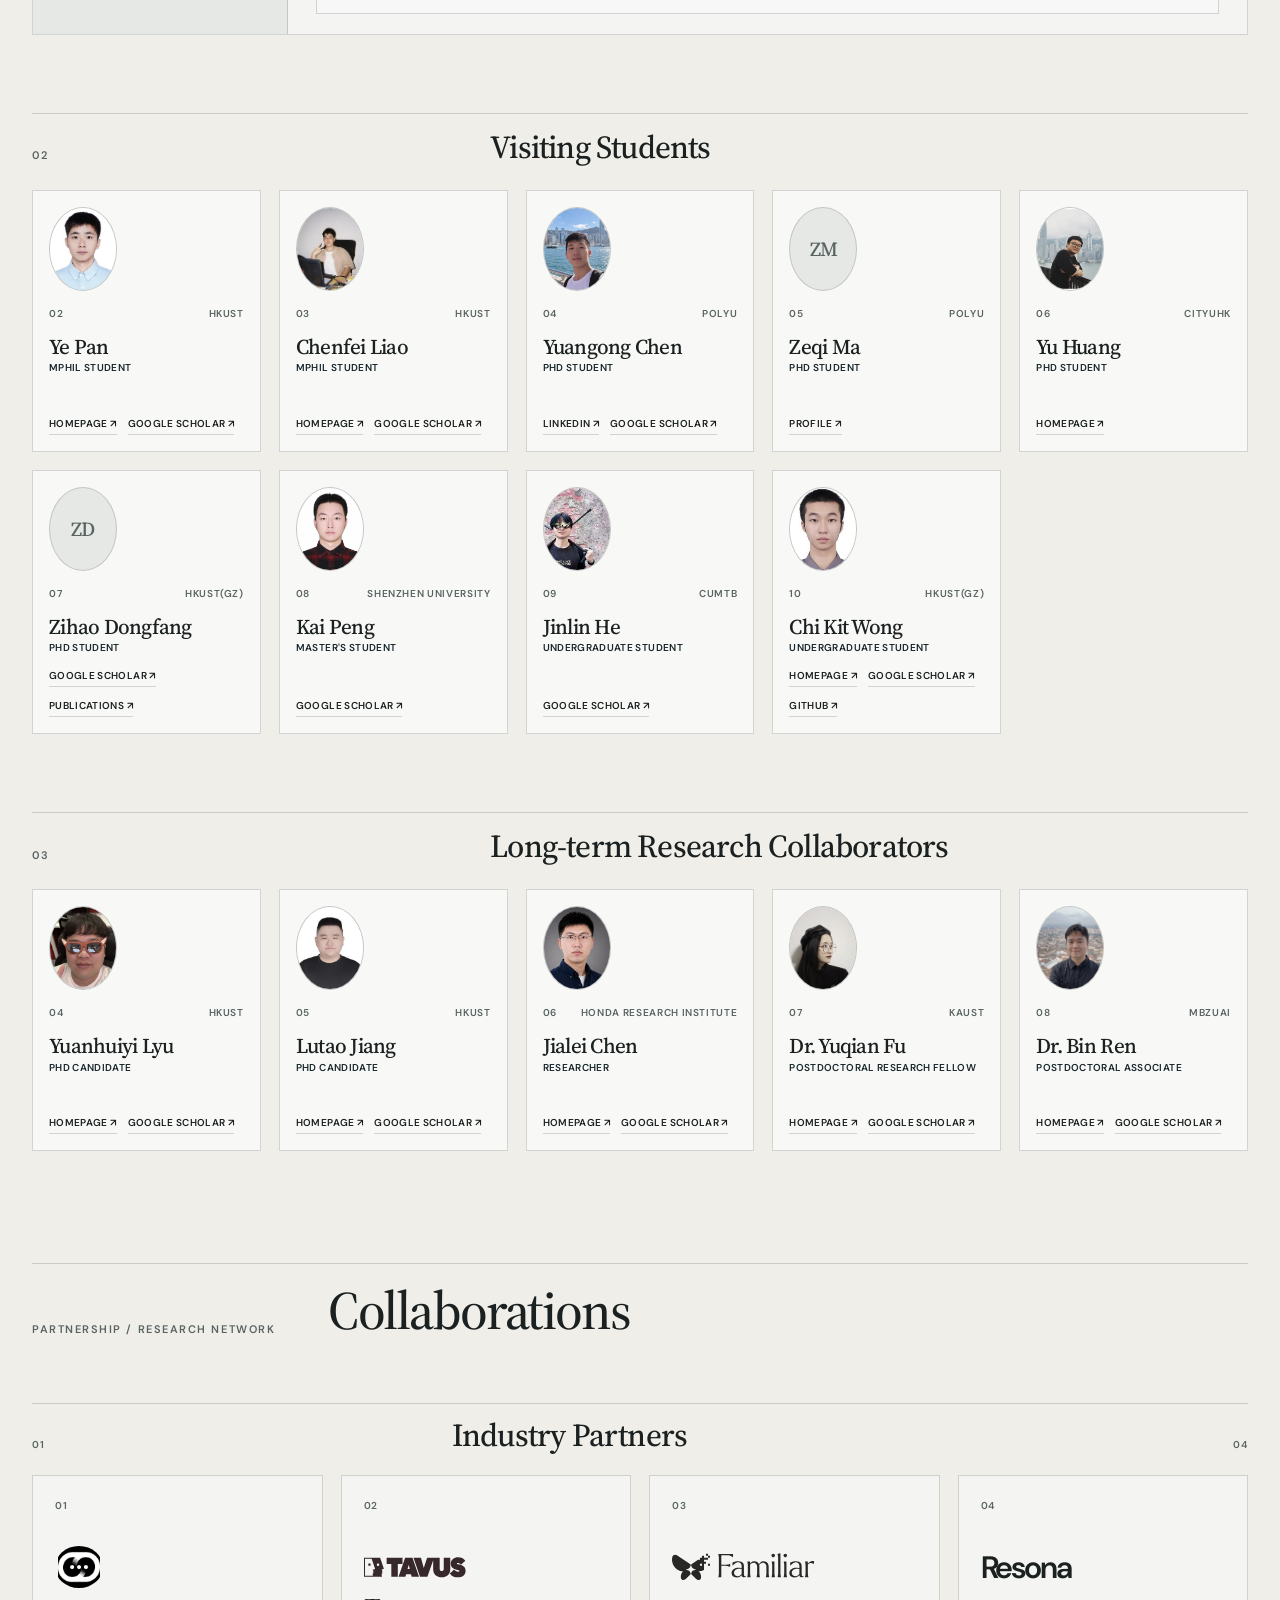
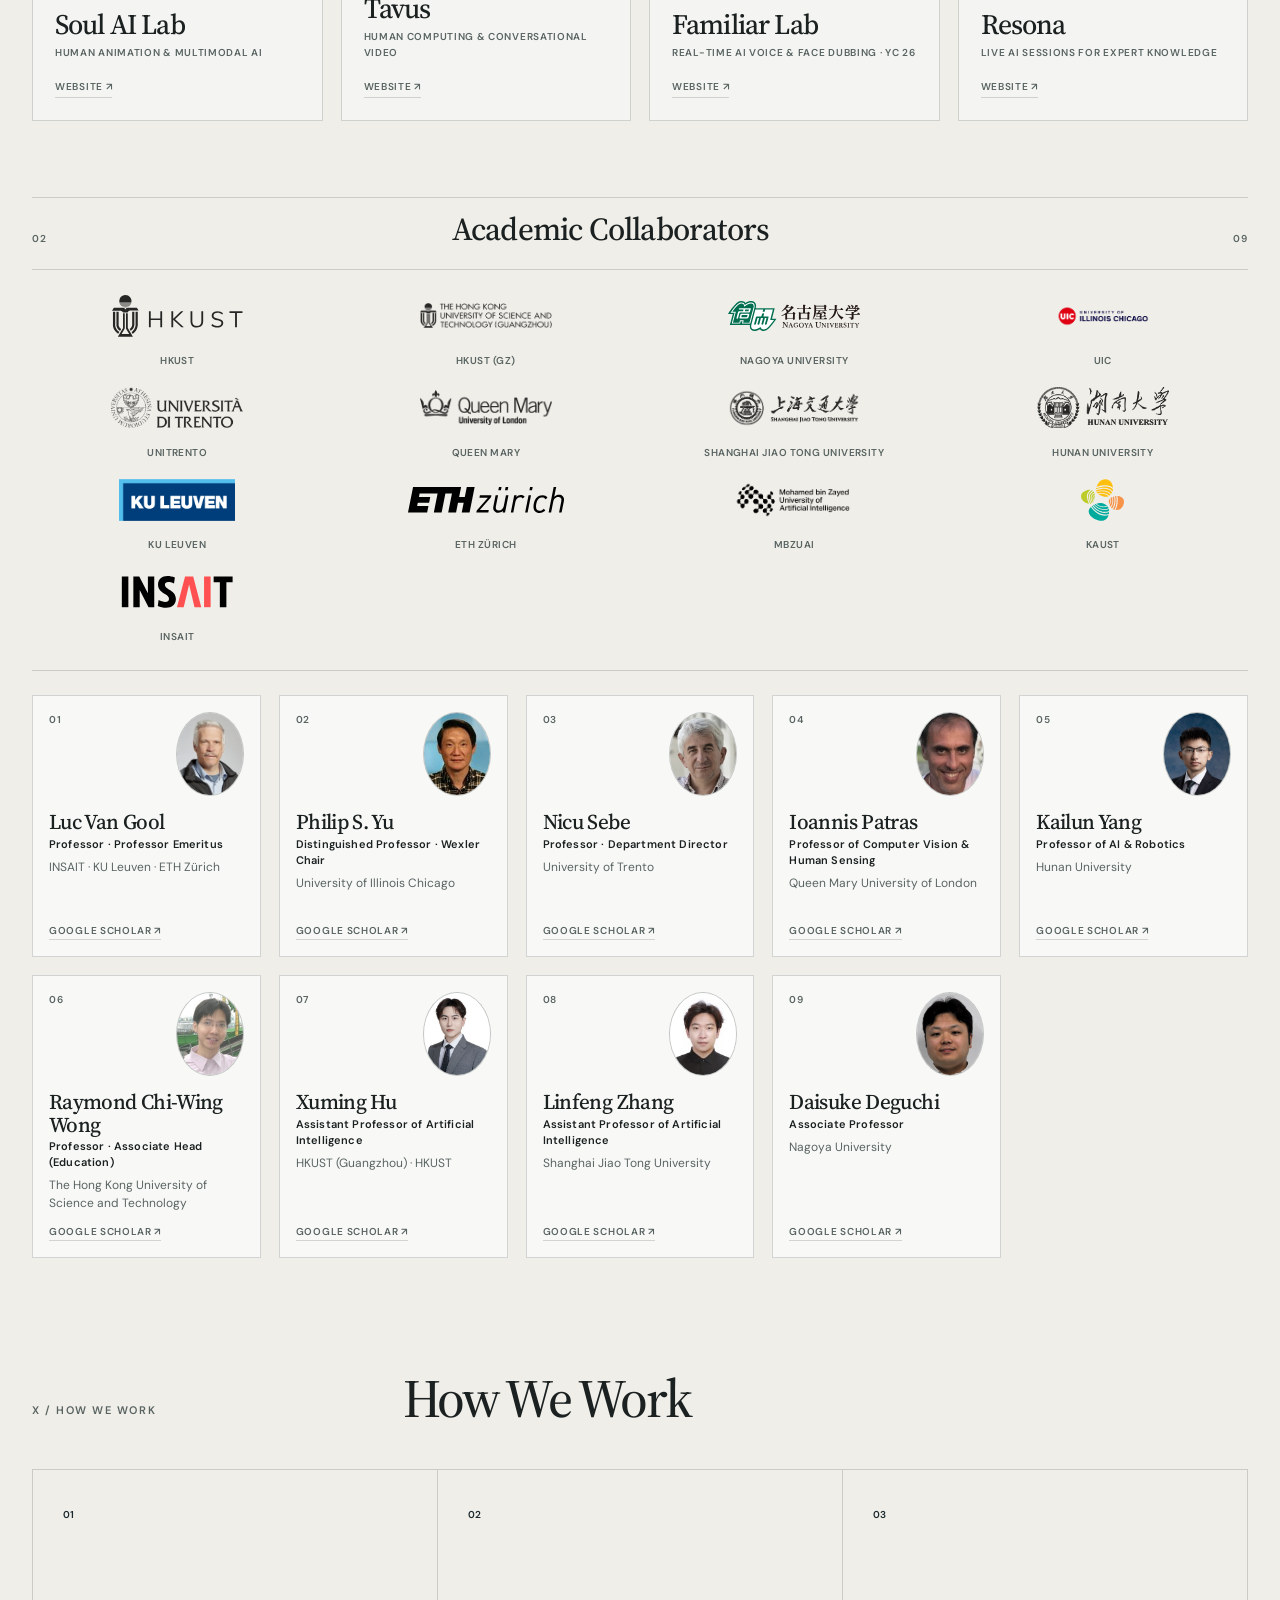
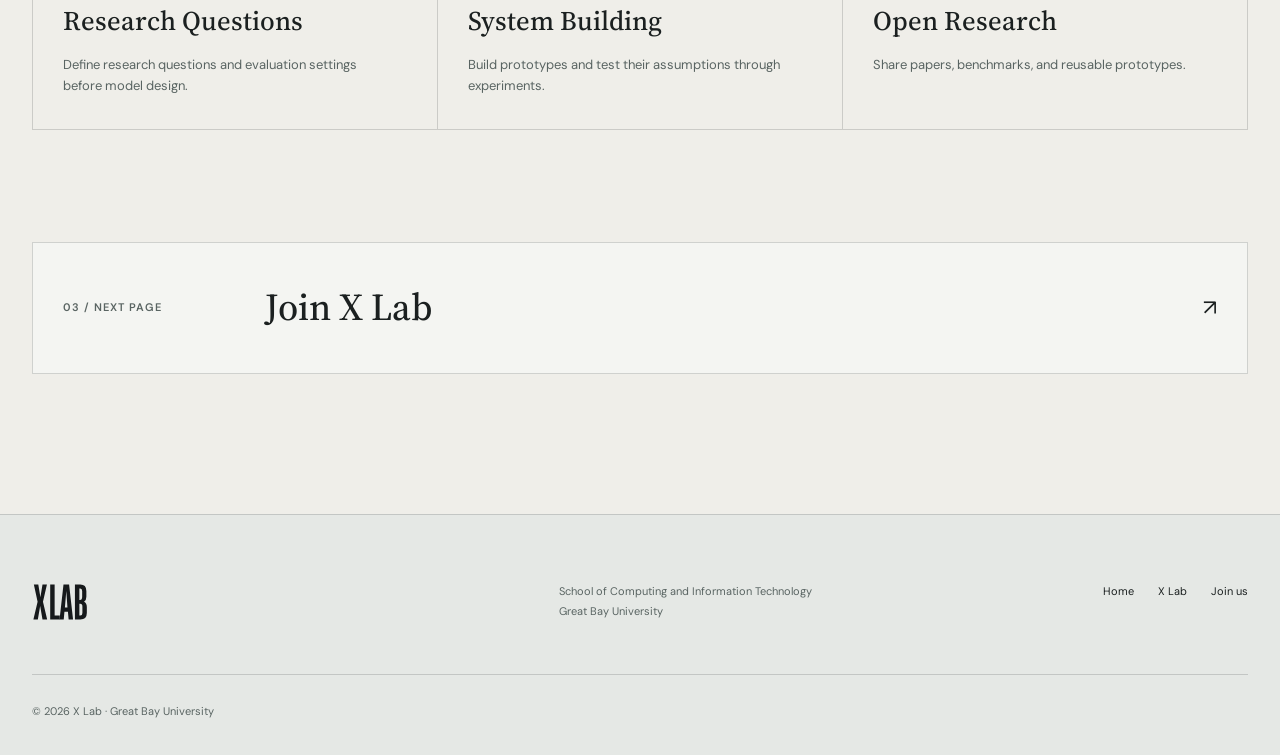
<file: lab/index.html>
<!doctype html>
<html lang="en">
  <head>
    <meta charset="UTF-8" />
    <meta name="viewport" content="width=device-width, initial-scale=1.0" />
    <meta name="description" content="Meet the members of X Lab and explore our research culture and values." />
    <meta name="theme-color" content="#efeee9" />
    <meta property="og:title" content="People · X Lab" />
    <meta property="og:description" content="X Lab for Multimodal and Situational Intelligence, led by Xu Zheng." />
    <meta property="og:image" content="https://zhengxujosh.github.io/faculty-lab-homepage/assets/og.png" />
    <title>People · X Lab</title>
    <link rel="icon" href="../assets/favicon.png" type="image/png" />
    <link rel="preconnect" href="https://fonts.googleapis.com" />
    <link rel="preconnect" href="https://fonts.gstatic.com" crossorigin />
    <link href="https://fonts.googleapis.com/css2?family=DM+Sans:wght@400;500;600&family=Noto+Sans+SC:wght@400;500;600&family=Source+Serif+4:opsz,wght@8..60,500;8..60,600&display=swap" rel="stylesheet" />
    <link rel="stylesheet" href="../styles.css?v=20261111-pi-portrait" />
    <script src="../script.js?v=20261109-gbu-xlab" defer></script>
  </head>
  <body data-page="lab" data-root="..">
    <a class="skip-link" href="#main">Skip to content</a>
    <div data-site-header></div>

    <main id="main" class="page-main">
      <section class="section standalone-section">
        <div class="section-shell">
          <header class="page-masthead reveal">
            <p class="section-index">02 / <span data-en="X Lab" data-zh="X实验室">X Lab</span></p>
            <div class="page-title-row">
              <h1 data-en="Multimodal and Situational Intelligence." data-zh="多模态与情境智能。">Multimodal and Situational Intelligence.</h1>
            </div>
          </header>

          <section class="lab-members" aria-labelledby="members-title">
            <div class="lab-members-heading">
              <div><p class="section-index">PEOPLE / <span data-en="Lab members" data-zh="实验室成员">Lab members</span></p><h2 id="members-title" data-en="People" data-zh="团队成员">People</h2></div>
            </div>
            <div class="team-directory">
              <section class="team-group team-group--leadership" aria-labelledby="leadership-title">
                <header class="team-group-heading"><p>01</p><h3 id="leadership-title" data-en="Principal Investigator" data-zh="实验室负责人">Principal Investigator</h3></header>
                <div class="team-grid team-grid--pi">
                  <article class="team-card team-card--pi">
                    <div class="team-card-identity">
                      <div class="team-card-photo team-card-photo--xu"><img src="../assets/team/xu-zheng-portrait-2026.jpg" alt="Xu Zheng" /></div>
                      <a class="team-school-mark team-school-mark--gbu" href="https://www.gbu.edu.cn/sz_details_g7yU_92/1568.html" target="_blank" rel="noreferrer" aria-label="Xu Zheng's GBU faculty profile" title="GBU faculty profile"><img src="../assets/team/gbu-logo.png" alt="" /><span data-en="Faculty profile ↗" data-zh="教师主页 ↗">Faculty profile ↗</span></a>
                      <nav class="pi-contact-links" aria-label="Xu Zheng's academic and professional profiles">
                        <a href="https://www.linkedin.com/in/xu-zheng-3185642a6/" target="_blank" rel="noreferrer" aria-label="LinkedIn" title="LinkedIn"><span class="pi-contact-icon pi-contact-icon--linkedin" aria-hidden="true"><svg viewBox="0 0 24 24"><path d="M6.5 8.2H3.2V21h3.3V8.2ZM4.9 3A1.9 1.9 0 1 0 5 6.8 1.9 1.9 0 0 0 4.9 3ZM21 13.7c0-3.9-2.1-5.8-4.9-5.8a4.2 4.2 0 0 0-3.8 2.1V8.2H9V21h3.3v-6.3c0-1.7.3-3.3 2.4-3.3s2.1 1.9 2.1 3.4V21H21v-7.3Z"/></svg></span></a>
                        <a href="https://scholar.google.com.hk/citations?user=Ii1c51QAAAAJ" target="_blank" rel="noreferrer" aria-label="Google Scholar" title="Google Scholar"><span class="pi-contact-icon pi-contact-icon--scholar" aria-hidden="true"><svg viewBox="0 0 24 24"><path d="m12 3 10 5.5L12 14 2 8.5 12 3Zm-6.5 8.1V16c0 1.8 2.9 3.8 6.5 3.8s6.5-2 6.5-3.8v-4.9L12 14.7l-6.5-3.6Z"/></svg></span></a>
                        <a href="mailto:zhengx@gbu.edu.cn" aria-label="Email" title="Email"><span class="pi-contact-icon pi-contact-icon--email" aria-hidden="true"><svg viewBox="0 0 24 24"><path d="M3 5h18v14H3V5Zm9 7 7-5H5l7 5Zm0 2.2L5 9.3V17h14V9.3l-7 4.9Z"/></svg></span></a>
                      </nav>
                    </div>
                    <div class="team-card-copy">
                      <div class="team-card-meta"><span>01</span><span data-en="SCIT · Great Bay University" data-zh="大湾区大学信息科学技术学院">SCIT · Great Bay University</span></div>
                      <h3 data-en="Xu Zheng" data-zh="郑旭">Xu Zheng</h3>
                      <p class="team-card-role" data-en="Assistant Professor, SCIT" data-zh="信息科学技术学院助理教授">Assistant Professor, SCIT</p>
                      <section class="pi-background" aria-labelledby="pi-background-title">
                        <h4 id="pi-background-title" data-en="Research background." data-zh="研究经历。">Research background.</h4>
                        <div class="pi-background-columns">
                          <div class="pi-background-column">
                            <h5 data-en="Experience" data-zh="职业经历">Experience</h5>
                            <ol class="pi-timeline">
                              <li><time data-en="2026 — Present" data-zh="2026年—至今">2026 — Present</time><strong data-en="Great Bay University" data-zh="大湾区大学">Great Bay University</strong><span data-en="Assistant Professor · School of Computing and Information Technology" data-zh="信息科学技术学院 · 助理教授">Assistant Professor · School of Computing and Information Technology</span></li>
                              <li><time data-en="Nov 2026 — Present" data-zh="2026年11月—至今">Nov 2026 — Present</time><strong>Familiar (YC S26)</strong><span data-en="Advisor" data-zh="顾问">Advisor</span><span class="pi-timeline-prior" data-en="Previously Co-founder &amp; Chief Scientist · Jul–Nov 2026" data-zh="曾任联合创始人、首席科学家 · 2026年7—11月">Previously Co-founder &amp; Chief Scientist · Jul–Nov 2026</span></li>
                              <li><time data-en="Oct 2026 — Present" data-zh="2026年10月—至今">Oct 2026 — Present</time><strong>Tavus</strong><span data-en="Advisor" data-zh="顾问">Advisor</span><span class="pi-timeline-prior" data-en="Previously Researcher · Feb–Oct 2026" data-zh="曾任研究员 · 2026年2—10月">Previously Researcher · Feb–Oct 2026</span></li>
                              <li><time data-en="Oct 2025 — Aug 2026" data-zh="2025年10月—2026年8月">Oct 2025 — Aug 2026</time><strong>Queen Mary University of London</strong><span data-en="Researcher" data-zh="研究员">Researcher</span></li>
                              <li><time data-en="Oct 2025 — Aug 2026" data-zh="2025年10月—2026年8月">Oct 2025 — Aug 2026</time><strong>Soul App · Soul AI Lab</strong><span data-en="Researcher" data-zh="研究员">Researcher</span></li>
                              <li><time data-en="Feb 2025 — Feb 2026" data-zh="2025年2月—2026年2月">Feb 2025 — Feb 2026</time><strong>INSAIT</strong><span data-en="Resident Doctoral Researcher" data-zh="驻留博士研究员">Resident Doctoral Researcher</span></li>
                            </ol>
                          </div>
                          <div class="pi-background-column pi-background-column--education">
                            <h5 data-en="Education" data-zh="教育经历">Education</h5>
                            <div class="pi-background-degree"><img src="../assets/partners/y-combinator.ico" alt="Y Combinator logo" loading="lazy" decoding="async" /><div><time>2026 · S26</time><strong>Y Combinator</strong><span data-en="Founder program · Familiar" data-zh="创业加速项目 · Familiar">Founder program · Familiar</span></div></div>
                            <div class="pi-background-degree"><img src="../assets/team/hkust-logo.svg?v=20260726-brand-blue" alt="HKUST logo" loading="lazy" decoding="async" /><div><time>2023 — 2026</time><strong data-en="HKUST" data-zh="香港科技大学">HKUST</strong><span data-en="PhD in Artificial Intelligence" data-zh="人工智能博士">PhD in Artificial Intelligence</span></div></div>
                            <div class="pi-background-degree"><img src="../assets/team/neu-logo.png" alt="Northeastern University logo" loading="lazy" decoding="async" /><div><time>2015 — 2023</time><strong data-en="Northeastern University" data-zh="东北大学">Northeastern University</strong><span data-en="Master's &amp; Bachelor's degrees" data-zh="硕士及学士学位">Master's &amp; Bachelor's degrees</span></div></div>
                          </div>
                        </div>
                        <p class="pi-career-note" data-en="Dr. Xu Zheng studied engineering at Northeastern University and earned a PhD in artificial intelligence at HKUST. Research at INSAIT and Queen Mary University of London, together with work at Soul AI Lab, Tavus, and Familiar, shaped his focus on multimodal systems and real-time interaction. He now leads X Lab at Great Bay University, advancing Multimodal and Situational Intelligence." data-zh="郑旭在东北大学完成本硕学习，并于香港科技大学获得人工智能博士学位。他在 INSAIT、伦敦玛丽女王大学、Soul AI Lab、Tavus 与 Familiar 的研究经历，逐步形成了对多模态系统与实时人机交互的关注。如今，他在大湾区大学带领 X 实验室，探索多模态与情境智能。">Dr. Xu Zheng studied engineering at Northeastern University and earned a PhD in artificial intelligence at HKUST. Research at INSAIT and Queen Mary University of London, together with work at Soul AI Lab, Tavus, and Familiar, shaped his focus on multimodal systems and real-time interaction. He now leads X Lab at Great Bay University, advancing Multimodal and Situational Intelligence.</p>
                      </section>
                    </div>
                  </article>
                </div>
              </section>

              <section class="team-group team-group--collaborators" aria-labelledby="collaborators-title">
                <header class="team-group-heading"><p>03</p><h3 id="collaborators-title" data-en="Long-term Research Collaborators" data-zh="长期科研合作者">Long-term Research Collaborators</h3></header>
                <div class="team-grid team-grid--five">
                  <article class="team-card">
                    <div class="team-card-identity">
                      <div class="team-card-photo"><img src="../assets/team/yuanhuiyi-lyu.jpg" alt="Yuanhuiyi Lyu" loading="lazy" decoding="async" /></div>
                    </div>
                    <div class="team-card-copy">
                      <div class="team-card-meta"><span>04</span><span>HKUST</span></div>
                      <h3>Yuanhuiyi Lyu</h3>
                      <p class="team-card-role" data-en="PhD Candidate" data-zh="博士候选人">PhD Candidate</p>
                      <div class="team-card-links"><a href="https://qc-ly.github.io/" target="_blank" rel="noreferrer">Homepage ↗</a><a href="https://scholar.google.com.hk/citations?user=6_lvla4AAAAJ&amp;hl=zh-CN" target="_blank" rel="noreferrer">Google Scholar ↗</a></div>
                    </div>
                  </article>

                  <article class="team-card">
                    <div class="team-card-identity">
                      <div class="team-card-photo"><img src="../assets/team/lutao-jiang.jpg" alt="Lutao Jiang" loading="lazy" decoding="async" /></div>
                    </div>
                    <div class="team-card-copy">
                      <div class="team-card-meta"><span>05</span><span>HKUST</span></div>
                      <h3>Lutao Jiang</h3>
                      <p class="team-card-role" data-en="PhD Candidate" data-zh="博士候选人">PhD Candidate</p>
                      <div class="team-card-links"><a href="https://lutao2021.github.io/" target="_blank" rel="noreferrer">Homepage ↗</a><a href="https://scholar.google.com.hk/citations?user=uTYYRS8AAAAJ&amp;hl=zh-CN" target="_blank" rel="noreferrer">Google Scholar ↗</a></div>
                    </div>
                  </article>

                  <article class="team-card">
                    <div class="team-card-identity">
                      <div class="team-card-photo"><img src="../assets/team/jialei-chen.jpg" alt="Jialei Chen" loading="lazy" decoding="async" /></div>
                    </div>
                    <div class="team-card-copy">
                      <div class="team-card-meta"><span>06</span><span data-en="Honda Research Institute" data-zh="本田研究院">Honda Research Institute</span></div>
                      <h3>Jialei Chen</h3>
                      <p class="team-card-role" data-en="Researcher" data-zh="研究员">Researcher</p>
                      <div class="team-card-links"><a href="https://psmobile.github.io/" target="_blank" rel="noreferrer">Homepage ↗</a><a href="https://scholar.google.com.hk/citations?user=xV3gdyAAAAAJ&amp;hl=zh-CN" target="_blank" rel="noreferrer">Google Scholar ↗</a></div>
                    </div>
                  </article>

                  <article class="team-card">
                    <div class="team-card-identity">
                      <div class="team-card-photo"><img src="../assets/team/yuqian-fu.png" alt="Yuqian Fu" loading="lazy" decoding="async" /></div>
                    </div>
                    <div class="team-card-copy">
                      <div class="team-card-meta"><span>07</span><span>KAUST</span></div>
                      <h3>Dr. Yuqian Fu</h3>
                      <p class="team-card-role" data-en="Postdoctoral Research Fellow" data-zh="博士后研究员">Postdoctoral Research Fellow</p>
                      <div class="team-card-links"><a href="https://yuqianfu.com/" target="_blank" rel="noreferrer">Homepage ↗</a><a href="https://scholar.google.com.hk/citations?user=y3Bpp1IAAAAJ&amp;hl=zh-CN" target="_blank" rel="noreferrer">Google Scholar ↗</a></div>
                    </div>
                  </article>

                  <article class="team-card">
                    <div class="team-card-identity">
                      <div class="team-card-photo"><img src="../assets/team/bin-ren.png" alt="Bin Ren" loading="lazy" decoding="async" /></div>
                    </div>
                    <div class="team-card-copy">
                      <div class="team-card-meta"><span>08</span><span>MBZUAI</span></div>
                      <h3>Dr. Bin Ren</h3>
                      <p class="team-card-role" data-en="Postdoctoral Associate" data-zh="博士后研究员">Postdoctoral Associate</p>
                      <div class="team-card-links"><a href="https://amazingren.github.io/" target="_blank" rel="noreferrer">Homepage ↗</a><a href="https://scholar.google.com/citations?user=Md9maLYAAAAJ&amp;hl=en" target="_blank" rel="noreferrer">Google Scholar ↗</a></div>
                    </div>
                  </article>
                </div>
              </section>

              <section class="team-group team-group--visitors" aria-labelledby="visitors-title">
                <header class="team-group-heading"><p>02</p><h3 id="visitors-title" data-en="Visiting Students" data-zh="访问学生">Visiting Students</h3></header>
                <div class="team-grid team-grid--five">
                  <article class="team-card">
                    <div class="team-card-identity">
                      <div class="team-card-photo"><img src="../assets/team/ye-pan.jpg" alt="Ye Pan" loading="lazy" decoding="async" /></div>
                    </div>
                    <div class="team-card-copy">
                      <div class="team-card-meta"><span>02</span><span>HKUST</span></div>
                      <h3>Ye Pan</h3>
                      <p class="team-card-role" data-en="MPhil Student" data-zh="研究型硕士生">MPhil Student</p>
                      <div class="team-card-links"><a href="https://yepan2.github.io/" target="_blank" rel="noreferrer">Homepage ↗</a><a href="https://scholar.google.com.hk/citations?hl=zh-CN&amp;user=9RetdWMAAAAJ" target="_blank" rel="noreferrer">Google Scholar ↗</a></div>
                    </div>
                  </article>

                  <article class="team-card">
                    <div class="team-card-identity">
                      <div class="team-card-photo"><img src="../assets/team/chenfei-liao.jpg" alt="Chenfei Liao" loading="lazy" decoding="async" /></div>
                    </div>
                    <div class="team-card-copy">
                      <div class="team-card-meta"><span>03</span><span>HKUST</span></div>
                      <h3>Chenfei Liao</h3>
                      <p class="team-card-role" data-en="MPhil Student" data-zh="研究型硕士生">MPhil Student</p>
                      <div class="team-card-links"><a href="https://chenfei-liao.github.io/" target="_blank" rel="noreferrer">Homepage ↗</a><a href="https://scholar.google.com.hk/citations?user=2ZlT5o0AAAAJ&amp;hl=zh-CN" target="_blank" rel="noreferrer">Google Scholar ↗</a></div>
                    </div>
                  </article>

                  <article class="team-card">
                    <div class="team-card-identity"><div class="team-card-photo team-card-photo--yuangong"><img src="../assets/team/yuangong-chen.jpg" alt="Yuangong Chen" loading="lazy" decoding="async" /></div></div>
                    <div class="team-card-copy">
                      <div class="team-card-meta"><span>04</span><span data-en="PolyU" data-zh="香港理工大学">PolyU</span></div>
                      <h3>Yuangong Chen</h3>
                      <p class="team-card-role" data-en="PhD Student" data-zh="博士生">PhD Student</p>
                      <div class="team-card-links"><a href="https://hk.linkedin.com/in/yuangong-chen-909421244" target="_blank" rel="noreferrer">LinkedIn ↗</a><a href="https://scholar.google.com/citations?user=mVwwNlAAAAAJ&amp;hl=en" target="_blank" rel="noreferrer">Google Scholar ↗</a></div>
                    </div>
                  </article>

                  <article class="team-card">
                    <div class="team-card-identity"><div class="team-card-photo team-card-photo--initials" aria-hidden="true"><span>ZM</span></div></div>
                    <div class="team-card-copy">
                      <div class="team-card-meta"><span>05</span><span data-en="PolyU" data-zh="香港理工大学">PolyU</span></div>
                      <h3>Zeqi Ma</h3>
                      <p class="team-card-role" data-en="PhD Student" data-zh="博士生">PhD Student</p>
                      <div class="team-card-links"><a href="https://loop.frontiersin.org/people/2147302/network" target="_blank" rel="noreferrer">Profile ↗</a></div>
                    </div>
                  </article>

                  <article class="team-card">
                    <div class="team-card-identity"><div class="team-card-photo"><img src="../assets/team/yu-huang.jpg" alt="Yu Huang" loading="lazy" decoding="async" /></div></div>
                    <div class="team-card-copy">
                      <div class="team-card-meta"><span>06</span><span data-en="CityUHK" data-zh="香港城市大学">CityUHK</span></div>
                      <h3>Yu Huang</h3>
                      <p class="team-card-role" data-en="PhD Student" data-zh="博士生">PhD Student</p>
                      <div class="team-card-links"><a href="https://hardenyu21.github.io/" target="_blank" rel="noreferrer">Homepage ↗</a></div>
                    </div>
                  </article>

                  <article class="team-card">
                    <div class="team-card-identity"><div class="team-card-photo team-card-photo--initials" aria-hidden="true"><span>ZD</span></div></div>
                    <div class="team-card-copy">
                      <div class="team-card-meta"><span>07</span><span>HKUST(GZ)</span></div>
                      <h3>Zihao Dongfang</h3>
                      <p class="team-card-role" data-en="PhD Student" data-zh="博士生">PhD Student</p>
                      <div class="team-card-links"><a href="https://scholar.google.com/citations?hl=zh-CN&amp;user=IvJ4_xsAAAAJ" target="_blank" rel="noreferrer">Google Scholar ↗</a><a href="https://dblp.org/pid/407/8864" target="_blank" rel="noreferrer">Publications ↗</a></div>
                    </div>
                  </article>

                  <article class="team-card">
                    <div class="team-card-identity"><div class="team-card-photo"><img src="../assets/team/kai-peng.jpg" alt="Kai Peng" loading="lazy" decoding="async" /></div></div>
                    <div class="team-card-copy">
                      <div class="team-card-meta"><span>08</span><span data-en="Shenzhen University" data-zh="深圳大学">Shenzhen University</span></div>
                      <h3>Kai Peng</h3>
                      <p class="team-card-role" data-en="Master's Student" data-zh="硕士生">Master's Student</p>
                      <div class="team-card-links"><a href="https://scholar.google.com/citations?user=v2pOZI4AAAAJ&amp;hl=zh-CN" target="_blank" rel="noreferrer">Google Scholar ↗</a></div>
                    </div>
                  </article>

                  <article class="team-card">
                    <div class="team-card-identity"><div class="team-card-photo team-card-photo--jinlin"><img src="../assets/team/jinlin-he.jpg" alt="Jinlin He" loading="lazy" decoding="async" /></div></div>
                    <div class="team-card-copy">
                      <div class="team-card-meta"><span>09</span><span data-en="CUMTB" data-zh="中国矿业大学（北京）">CUMTB</span></div>
                      <h3>Jinlin He</h3>
                      <p class="team-card-role" data-en="Undergraduate Student" data-zh="本科生">Undergraduate Student</p>
                      <div class="team-card-links"><a href="https://scholar.google.com/citations?user=937fFLoAAAAJ" target="_blank" rel="noreferrer">Google Scholar ↗</a></div>
                    </div>
                  </article>

                  <article class="team-card">
                    <div class="team-card-identity"><div class="team-card-photo"><img src="../assets/team/chi-kit-wong.jpg" alt="Chi Kit Wong" loading="lazy" decoding="async" /></div></div>
                    <div class="team-card-copy">
                      <div class="team-card-meta"><span>10</span><span>HKUST(GZ)</span></div>
                      <h3>Chi Kit Wong</h3>
                      <p class="team-card-role" data-en="Undergraduate Student" data-zh="本科生">Undergraduate Student</p>
                      <div class="team-card-links"><a href="https://chikit-wong.github.io/" target="_blank" rel="noreferrer">Homepage ↗</a><a href="https://scholar.google.com/citations?user=vm7x8yEAAAAJ&amp;hl=en" target="_blank" rel="noreferrer">Google Scholar ↗</a><a href="https://github.com/Chikit-WONG" target="_blank" rel="noreferrer">GitHub ↗</a></div>
                    </div>
                  </article>
                </div>
              </section>
            </div>
          </section>

          <section class="lab-partnerships" aria-labelledby="partnerships-title">
            <header class="partnership-heading">
              <p class="section-index">PARTNERSHIP / <span data-en="Research network" data-zh="合作网络">Research network</span></p>
              <h2 id="partnerships-title" data-en="Collaborations" data-zh="合作伙伴">Collaborations</h2>
            </header>

            <section class="partner-category" aria-labelledby="industry-partners-title">
              <div class="partner-category-heading"><p>01</p><h3 id="industry-partners-title" data-en="Industry Partners" data-zh="工业界合作伙伴">Industry Partners</h3><span>04</span></div>
              <div class="industry-partner-grid">
                <a class="industry-partner-card" href="https://www.soulapp.cn/soulX" target="_blank" rel="noreferrer"><span>01</span><div class="industry-partner-logo"><img class="industry-partner-logo--soul" src="../assets/partners/soul-ai-lab.jpg" alt="Soul AI Lab logo" loading="lazy" decoding="async" /></div><h4>Soul AI Lab</h4><p data-en="Human animation &amp; multimodal AI" data-zh="人物动画与多模态人工智能">Human animation &amp; multimodal AI</p><i data-en="Website ↗" data-zh="主页 ↗">Website ↗</i></a>
                <a class="industry-partner-card" href="https://www.tavus.io/" target="_blank" rel="noreferrer"><span>02</span><div class="industry-partner-logo"><img class="industry-partner-logo--invert" src="../assets/partners/tavus.svg" alt="Tavus logo" loading="lazy" decoding="async" /></div><h4>Tavus</h4><p data-en="Human computing &amp; conversational video" data-zh="人类计算与对话视频">Human computing &amp; conversational video</p><i data-en="Website ↗" data-zh="主页 ↗">Website ↗</i></a>
                <a class="industry-partner-card" href="https://www.thefamiliarlab.com/" target="_blank" rel="noreferrer"><span>03</span><div class="industry-partner-logo industry-partner-logo--familiar"><img class="industry-partner-logo--invert" src="../assets/partners/familiar-lab.svg" alt="Familiar Lab logo" loading="lazy" decoding="async" /></div><h4>Familiar Lab</h4><p data-en="Real-time AI voice &amp; face dubbing · YC 26" data-zh="实时 AI 语音与人脸翻译 · YC 26">Real-time AI voice &amp; face dubbing · YC 26</p><i data-en="Website ↗" data-zh="主页 ↗">Website ↗</i></a>
                <a class="industry-partner-card" href="https://resona.ai/" target="_blank" rel="noreferrer"><span>04</span><div class="industry-partner-logo industry-partner-logo--resona" aria-hidden="true"><span>Resona</span></div><h4>Resona</h4><p data-en="Live AI sessions for expert knowledge" data-zh="面向专业知识的实时 AI 互动会话">Live AI sessions for expert knowledge</p><i data-en="Website ↗" data-zh="主页 ↗">Website ↗</i></a>
              </div>
            </section>

            <section class="partner-category" aria-labelledby="academic-partners-title">
              <div class="partner-category-heading"><p>02</p><h3 id="academic-partners-title" data-en="Academic Collaborators" data-zh="学术合作伙伴">Academic Collaborators</h3><span>09</span></div>
              <div class="academic-institution-strip" aria-label="Academic collaborator institutions">
                <div><img class="institution-logo institution-logo--mono" src="../assets/team/hkust-logo.svg" alt="HKUST logo" /><span>HKUST</span></div>
                <div><img class="institution-logo institution-logo--mono" src="../assets/partners/hkust-gz.png" alt="HKUST Guangzhou logo" /><span>HKUST (GZ)</span></div>
                <div><img class="institution-logo" src="../assets/partners/nagoya.svg" alt="Nagoya University logo" /><span>Nagoya University</span></div>
                <div><img class="institution-logo" src="../assets/partners/uic.png" alt="University of Illinois Chicago logo" /><span>UIC</span></div>
                <div><img class="institution-logo institution-logo--mono" src="../assets/partners/unitrento.png" alt="University of Trento logo" /><span>UniTrento</span></div>
                <div><img class="institution-logo institution-logo--mono" src="../assets/partners/qmul.png" alt="Queen Mary University of London logo" /><span>Queen Mary</span></div>
                <div><img class="institution-logo institution-logo--mono" src="../assets/partners/sjtu-logo.png" alt="Shanghai Jiao Tong University logo" /><span data-en="Shanghai Jiao Tong University" data-zh="上海交通大学">Shanghai Jiao Tong University</span></div>
                <div><img class="institution-logo institution-logo--mono" src="../assets/partners/hunan.png" alt="Hunan University logo" /><span>Hunan University</span></div>
                <div><img class="institution-logo" src="../assets/partners/ku-leuven.png" alt="KU Leuven logo" /><span>KU Leuven</span></div>
                <div><img class="institution-logo institution-logo--eth" src="../assets/partners/eth-zurich.svg" alt="ETH Zürich logo" /><span>ETH Zürich</span></div>
                <div><img class="institution-logo" src="../assets/partners/mbzuai.png" alt="MBZUAI logo" /><span>MBZUAI</span></div>
                <div><img class="institution-logo institution-logo--symbol" src="../assets/partners/kaust.svg" alt="KAUST logo" /><span data-en="KAUST" data-zh="阿卜杜拉国王科技大学">KAUST</span></div>
                <div><img class="institution-logo institution-logo--insait" src="../assets/partners/insait-wordmark.svg" alt="INSAIT logo" /><span>INSAIT</span></div>
              </div>
              <div class="academic-partner-grid">
                <a class="academic-partner-card" href="https://scholar.google.com.hk/citations?user=TwMib_QAAAAJ&amp;hl=zh-CN" target="_blank" rel="noreferrer"><div class="academic-partner-card-head"><span>01</span><span class="academic-partner-photo"><img src="../assets/partners/luc-van-gool.jpg" alt="Luc Van Gool" loading="lazy" decoding="async" /></span></div><h4>Luc Van Gool</h4><p class="academic-partner-title" data-en="Professor · Professor Emeritus" data-zh="教授 · 荣休教授">Professor · Professor Emeritus</p><p class="academic-partner-affiliation">INSAIT · KU Leuven · ETH Zürich</p><i>Google Scholar ↗</i></a>
                <a class="academic-partner-card" href="https://scholar.google.com.hk/citations?user=D0lL1r0AAAAJ&amp;hl=zh-CN" target="_blank" rel="noreferrer"><div class="academic-partner-card-head"><span>02</span><span class="academic-partner-photo"><img src="../assets/partners/philip-yu.jpg" alt="Philip S. Yu" loading="lazy" decoding="async" /></span></div><h4>Philip S. Yu</h4><p class="academic-partner-title" data-en="Distinguished Professor · Wexler Chair" data-zh="杰出教授 · Wexler 讲席教授">Distinguished Professor · Wexler Chair</p><p class="academic-partner-affiliation" data-en="University of Illinois Chicago" data-zh="伊利诺伊大学芝加哥分校">University of Illinois Chicago</p><i>Google Scholar ↗</i></a>
                <a class="academic-partner-card" href="https://scholar.google.com.hk/citations?user=stFCYOAAAAAJ&amp;hl=zh-CN" target="_blank" rel="noreferrer"><div class="academic-partner-card-head"><span>03</span><span class="academic-partner-photo"><img src="../assets/partners/nicu-sebe.jpg" alt="Nicu Sebe" loading="lazy" decoding="async" /></span></div><h4>Nicu Sebe</h4><p class="academic-partner-title" data-en="Professor · Department Director" data-zh="教授 · 系主任">Professor · Department Director</p><p class="academic-partner-affiliation" data-en="University of Trento" data-zh="特伦托大学">University of Trento</p><i>Google Scholar ↗</i></a>
                <a class="academic-partner-card" href="https://scholar.google.com.hk/citations?user=OBYLxRkAAAAJ&amp;hl=zh-CN" target="_blank" rel="noreferrer"><div class="academic-partner-card-head"><span>04</span><span class="academic-partner-photo"><img src="../assets/partners/ioannis-patras.jpg" alt="Ioannis Patras" loading="lazy" decoding="async" /></span></div><h4>Ioannis Patras</h4><p class="academic-partner-title" data-en="Professor of Computer Vision &amp; Human Sensing" data-zh="计算机视觉与人类感知教授">Professor of Computer Vision &amp; Human Sensing</p><p class="academic-partner-affiliation" data-en="Queen Mary University of London" data-zh="伦敦玛丽女王大学">Queen Mary University of London</p><i>Google Scholar ↗</i></a>
                <a class="academic-partner-card" href="https://scholar.google.com.hk/citations?user=pKFqWhgAAAAJ&amp;hl=zh-CN" target="_blank" rel="noreferrer"><div class="academic-partner-card-head"><span>05</span><span class="academic-partner-photo"><img src="../assets/partners/kailun-yang.jpg" alt="Kailun Yang" loading="lazy" decoding="async" /></span></div><h4>Kailun Yang</h4><p class="academic-partner-title" data-en="Professor of AI &amp; Robotics" data-zh="人工智能与机器人学教授">Professor of AI &amp; Robotics</p><p class="academic-partner-affiliation" data-en="Hunan University" data-zh="湖南大学">Hunan University</p><i>Google Scholar ↗</i></a>
                <a class="academic-partner-card" href="https://scholar.google.com.hk/citations?user=IKgiD0AAAAAJ&amp;hl=zh-CN" target="_blank" rel="noreferrer"><div class="academic-partner-card-head"><span>06</span><span class="academic-partner-photo"><img src="../assets/partners/raymond-wong.jpg" alt="Raymond Chi-Wing Wong" loading="lazy" decoding="async" /></span></div><h4>Raymond Chi-Wing Wong</h4><p class="academic-partner-title" data-en="Professor · Associate Head (Education)" data-zh="教授 · 副系主任（教育）">Professor · Associate Head (Education)</p><p class="academic-partner-affiliation" data-en="The Hong Kong University of Science and Technology" data-zh="香港科技大学">The Hong Kong University of Science and Technology</p><i>Google Scholar ↗</i></a>
                <a class="academic-partner-card" href="https://scholar.google.com.hk/citations?user=dbBKbXoAAAAJ&amp;hl=zh-CN" target="_blank" rel="noreferrer"><div class="academic-partner-card-head"><span>07</span><span class="academic-partner-photo"><img src="../assets/partners/xuming-hu.jpg" alt="Xuming Hu" loading="lazy" decoding="async" /></span></div><h4>Xuming Hu</h4><p class="academic-partner-title" data-en="Assistant Professor of Artificial Intelligence" data-zh="人工智能助理教授">Assistant Professor of Artificial Intelligence</p><p class="academic-partner-affiliation" data-en="HKUST (Guangzhou) · HKUST" data-zh="香港科技大学（广州）· 香港科技大学">HKUST (Guangzhou) · HKUST</p><i>Google Scholar ↗</i></a>
                <a class="academic-partner-card" href="https://scholar.google.com.hk/citations?user=AK9VF30AAAAJ&amp;hl=zh-CN" target="_blank" rel="noreferrer"><div class="academic-partner-card-head"><span>08</span><span class="academic-partner-photo"><img src="../assets/partners/linfeng-zhang.jpg" alt="Linfeng Zhang" loading="lazy" decoding="async" /></span></div><h4>Linfeng Zhang</h4><p class="academic-partner-title" data-en="Assistant Professor of Artificial Intelligence" data-zh="人工智能助理教授">Assistant Professor of Artificial Intelligence</p><p class="academic-partner-affiliation" data-en="Shanghai Jiao Tong University" data-zh="上海交通大学">Shanghai Jiao Tong University</p><i>Google Scholar ↗</i></a>
                <a class="academic-partner-card" href="https://scholar.google.com.hk/citations?user=OO215U0AAAAJ&amp;hl=zh-CN" target="_blank" rel="noreferrer"><div class="academic-partner-card-head"><span>09</span><span class="academic-partner-photo"><img src="../assets/partners/daisuke-deguchi.jpg" alt="Daisuke Deguchi" loading="lazy" decoding="async" /></span></div><h4>Daisuke Deguchi</h4><p class="academic-partner-title" data-en="Associate Professor" data-zh="副教授">Associate Professor</p><p class="academic-partner-affiliation" data-en="Nagoya University" data-zh="名古屋大学">Nagoya University</p><i>Google Scholar ↗</i></a>
              </div>
            </section>
          </section>

          <section class="lab-values reveal" aria-labelledby="values-title">
            <div class="process-heading"><p class="section-index">X / <span data-en="How we work" data-zh="我们的工作方式">How we work</span></p><h2 id="values-title" data-en="How We Work" data-zh="工作方式">How We Work</h2></div>
            <div class="value-grid">
              <article><span>01</span><h3 data-en="Research Questions" data-zh="研究问题">Research Questions</h3><p data-en="Define research questions and evaluation settings before model design." data-zh="先明确研究问题与评测设置，再设计模型。">Define research questions and evaluation settings before model design.</p></article>
              <article><span>02</span><h3 data-en="System Building" data-zh="系统构建">System Building</h3><p data-en="Build prototypes and test their assumptions through experiments." data-zh="构建系统原型，并通过实验检验假设。">Build prototypes and test their assumptions through experiments.</p></article>
              <article><span>03</span><h3 data-en="Open Research" data-zh="开放研究">Open Research</h3><p data-en="Share papers, benchmarks, and reusable prototypes." data-zh="公开论文、评测基准和可复用的原型。">Share papers, benchmarks, and reusable prototypes.</p></article>
            </div>
          </section>

          <a class="page-next reveal" href="../join/">
            <span>03 / <span data-en="Next page" data-zh="下一页">Next page</span></span>
            <strong data-en="Join X Lab" data-zh="加入X实验室">Join X Lab</strong><i>↗</i>
          </a>
        </div>
      </section>
    </main>

    <div data-site-footer></div>
  </body>
</html>
</file>
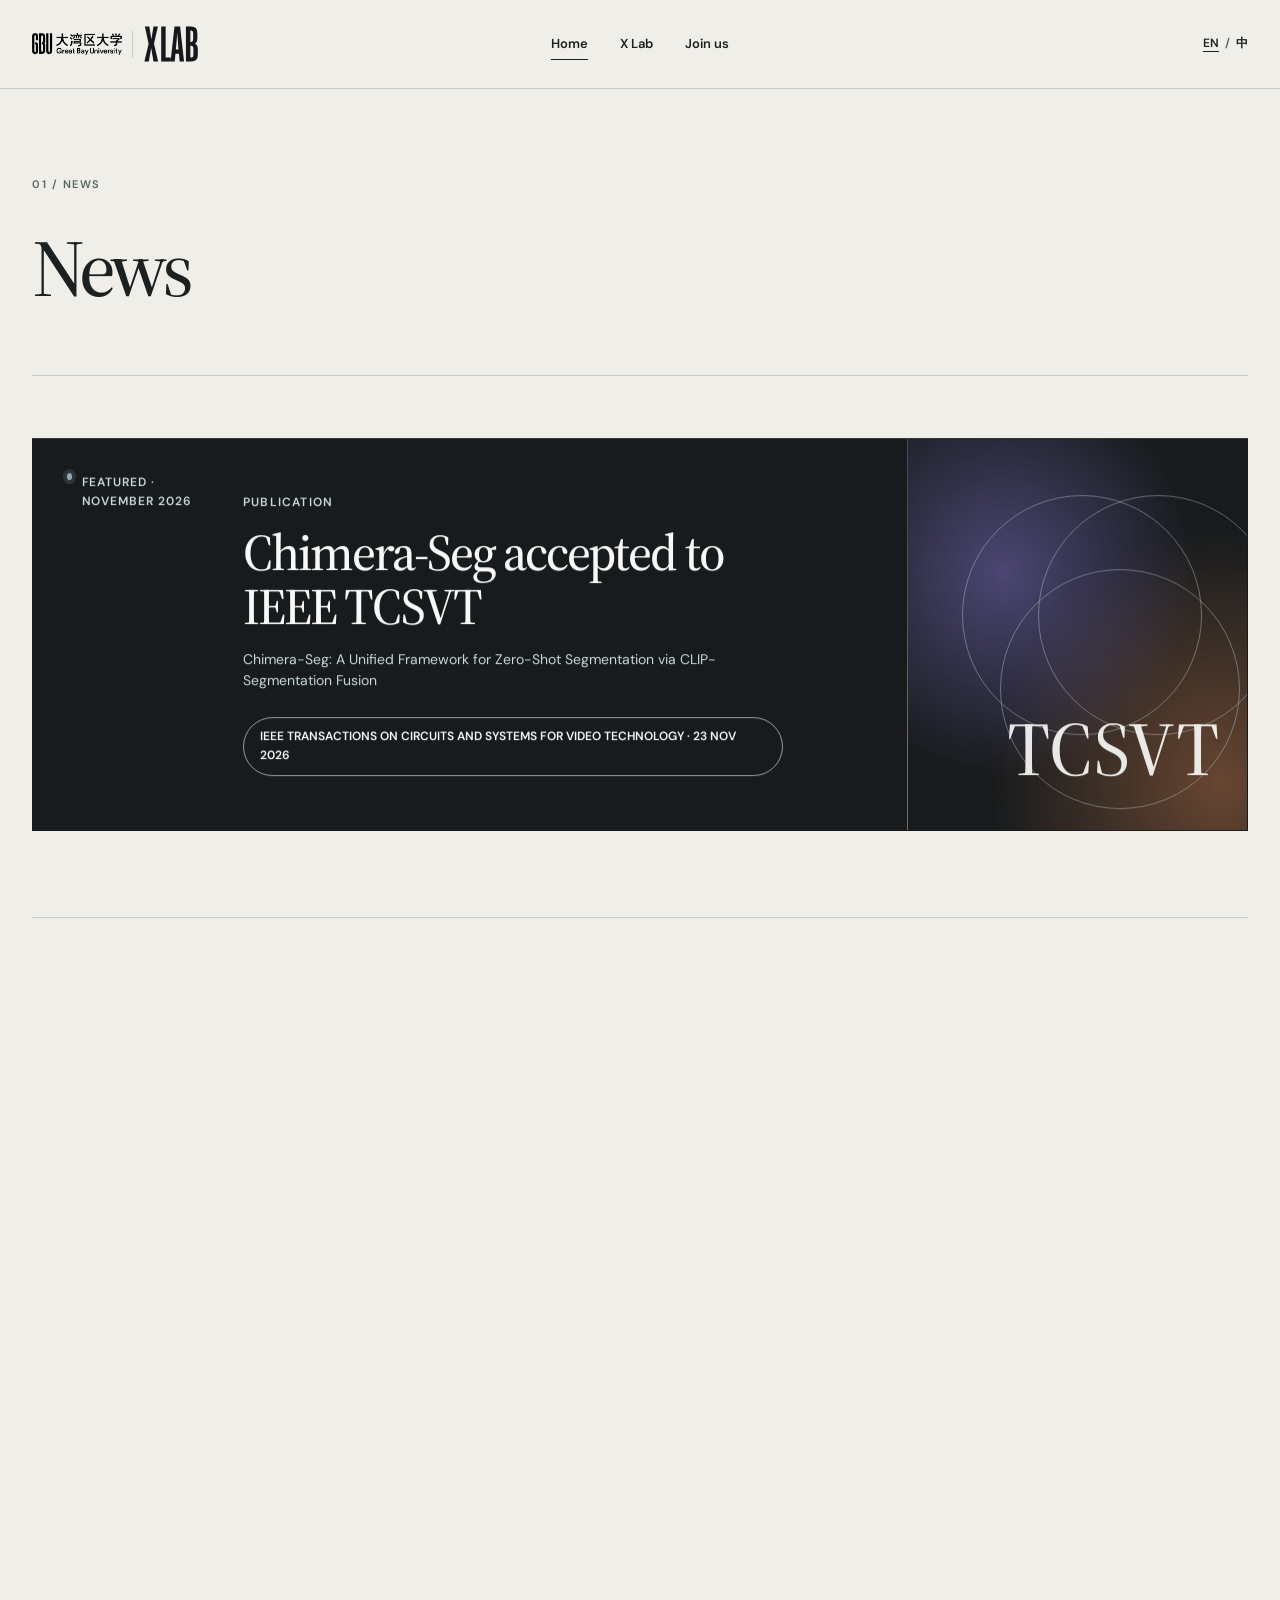
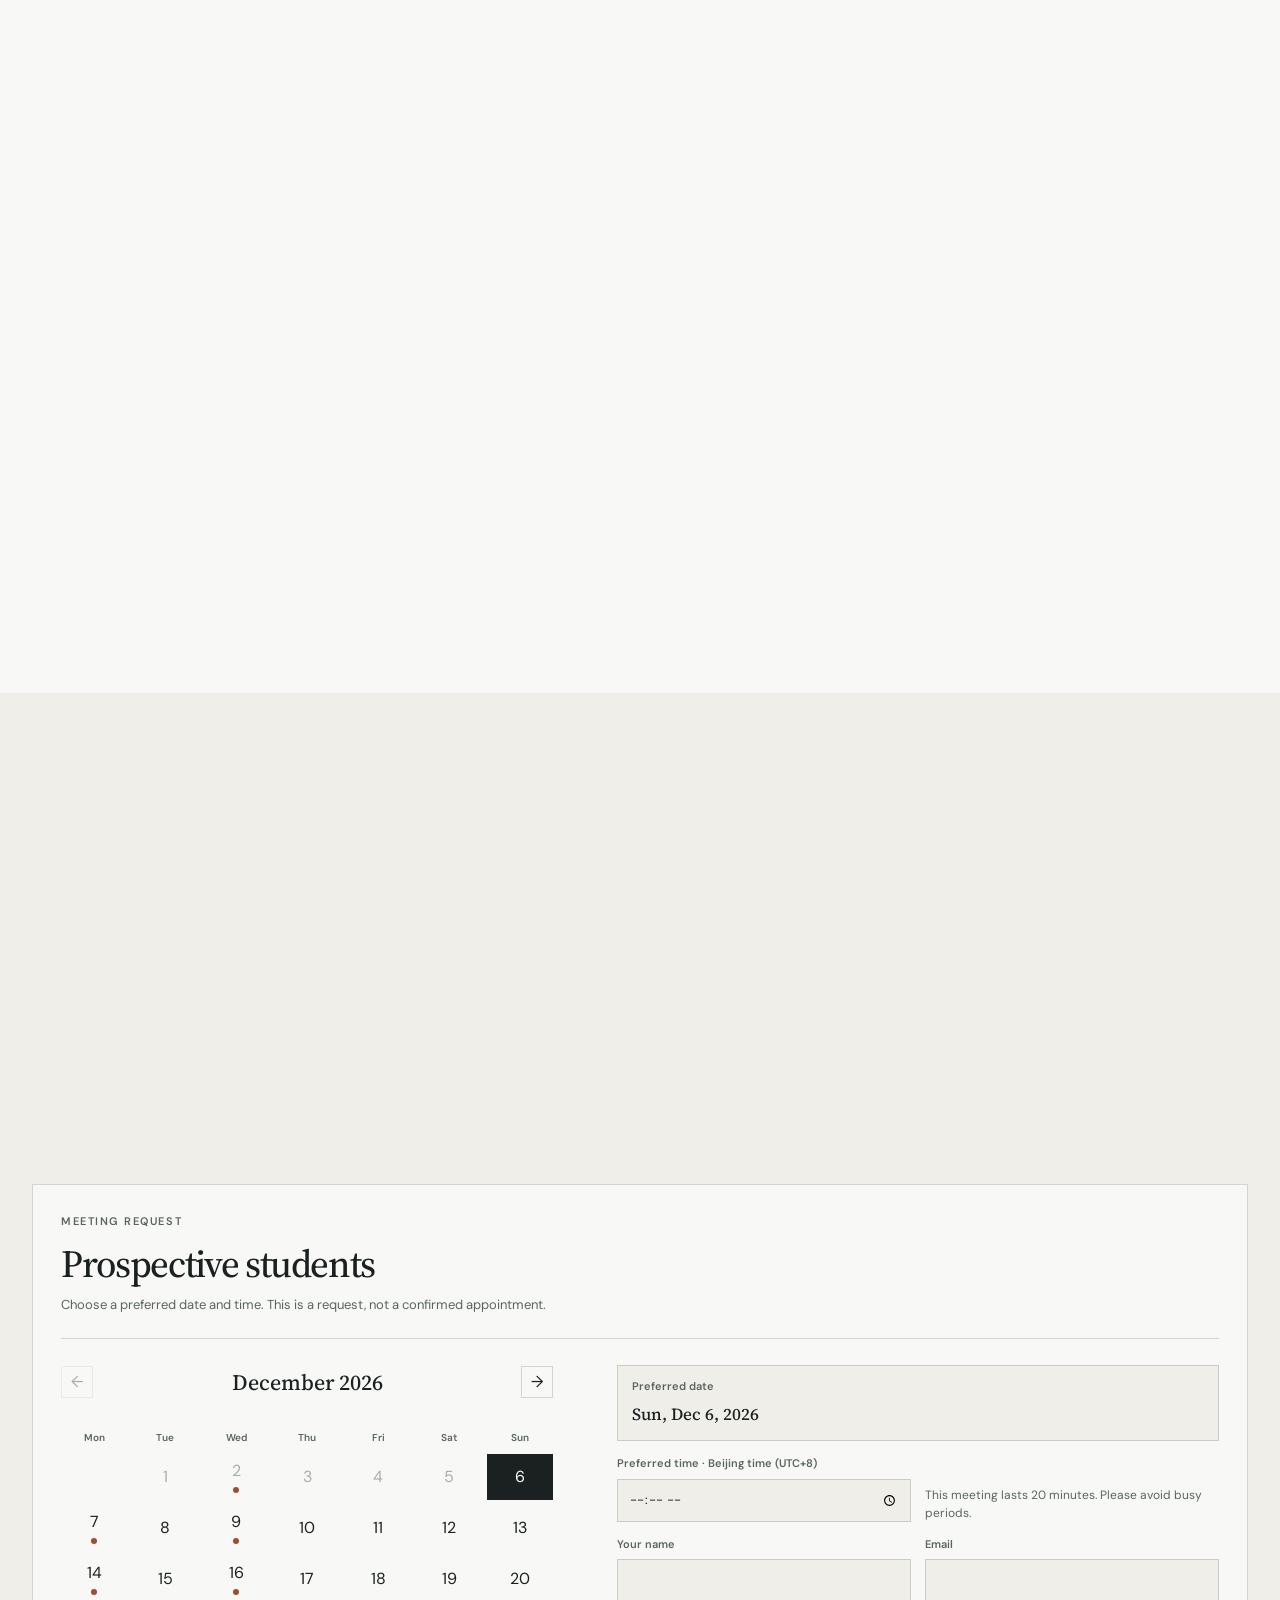
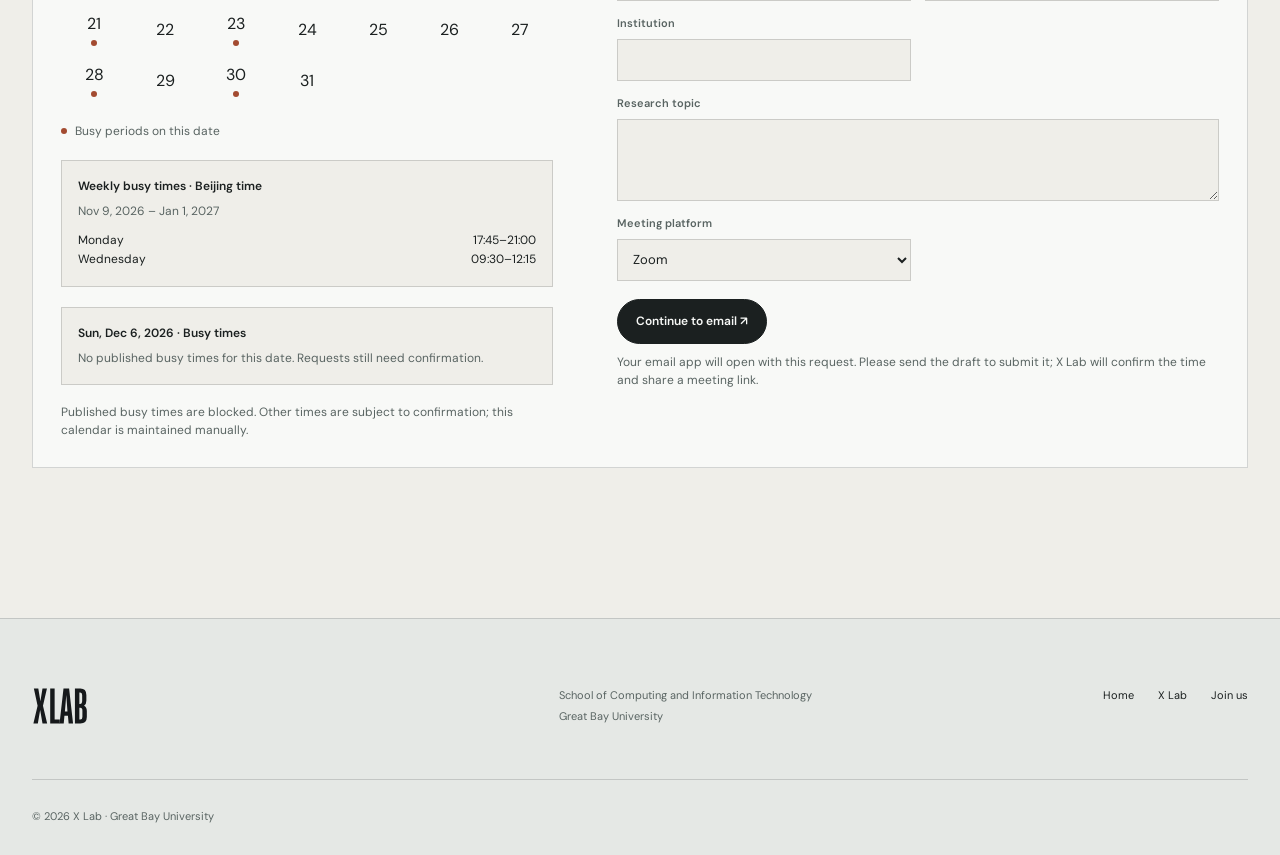
<file: news/index.html>
<!doctype html>
<html lang="en">
  <head>
    <meta charset="UTF-8" />
    <meta name="viewport" content="width=device-width, initial-scale=1.0" />
    <meta http-equiv="refresh" content="0; url=../" />
    <link rel="canonical" href="../" />
    <title>News · X Lab</title>
  </head>
  <body>
    <p>News is now the homepage. <a href="../">Continue to X Lab News</a>.</p>
  </body>
</html>
</file>
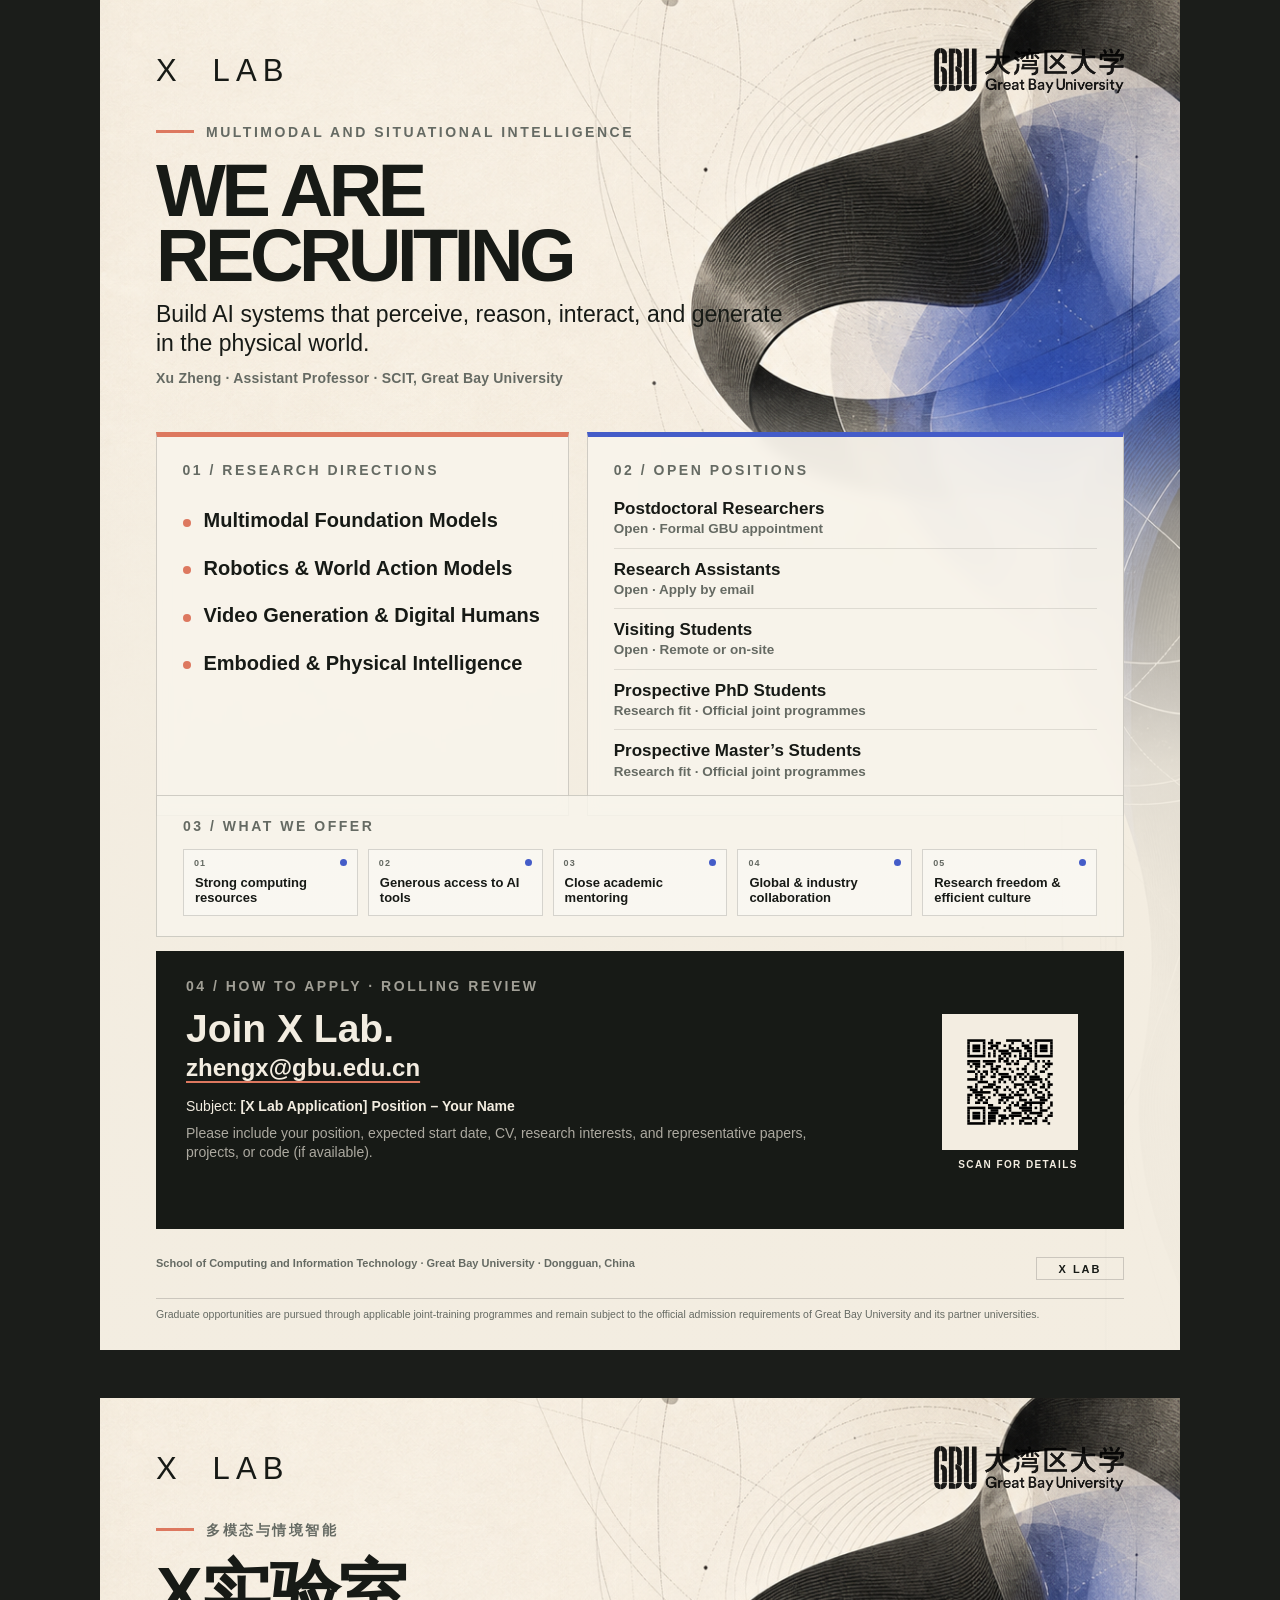
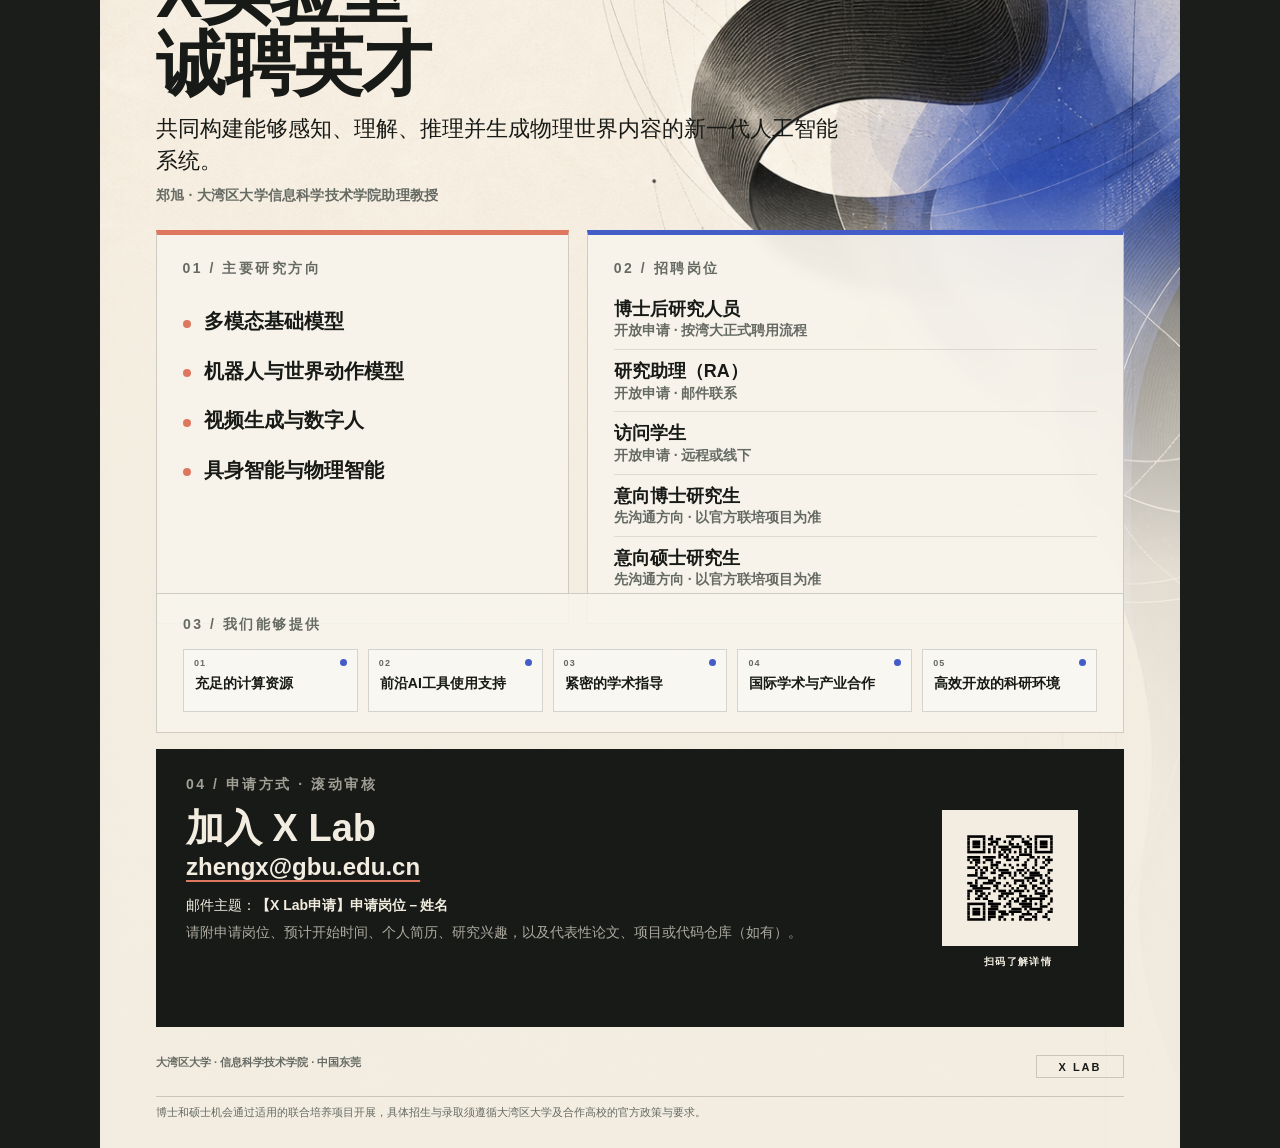
<file: posters/index.html>
<!doctype html>
<html lang="en">
  <head>
    <meta charset="utf-8" />
    <meta name="viewport" content="width=device-width, initial-scale=1" />
    <title>X Lab Recruitment Posters</title>
    <link rel="icon" href="../assets/favicon.png" type="image/png" />
    <script>
      const posterParams = new URLSearchParams(location.search);
      document.documentElement.dataset.poster = posterParams.get("lang") || "all";
      document.documentElement.dataset.render = posterParams.get("render") || "preview";
    </script>
    <link rel="stylesheet" href="poster.css?v=20260803-v2" />
  </head>
  <body>
    <main class="poster-stage">
      <article class="poster poster--en" id="poster-en" aria-label="X Lab English recruitment poster">
        <img class="poster__art" src="../assets/recruitment/xlab-recruitment-art-v1.png" alt="" />
        <div class="poster__wash"></div>

        <header class="brandbar">
          <div class="wordmark" aria-label="X Lab">X&nbsp; LAB</div>
          <img class="gbu-logo" src="../assets/team/gbu-logo.png" alt="Great Bay University" />
        </header>

        <section class="hero">
          <p class="eyebrow">MULTIMODAL AND SITUATIONAL INTELLIGENCE</p>
          <h1>WE ARE<br />RECRUITING</h1>
          <p class="hero__lead">Build AI systems that perceive, reason, interact, and generate in the physical world.</p>
          <p class="hero__meta">Xu Zheng · Assistant Professor · SCIT, Great Bay University</p>
        </section>

        <section class="poster-grid">
          <div class="info-card info-card--research">
            <p class="section-index">01 / RESEARCH DIRECTIONS</p>
            <ul class="research-list">
              <li>Multimodal Foundation Models</li>
              <li>Robotics &amp; World Action Models</li>
              <li>Video Generation &amp; Digital Humans</li>
              <li>Embodied &amp; Physical Intelligence</li>
            </ul>
          </div>

          <div class="info-card info-card--roles">
            <p class="section-index">02 / OPEN POSITIONS</p>
            <div class="role-list">
              <div class="role"><b>Postdoctoral Researchers</b><span>Open · Formal GBU appointment</span></div>
              <div class="role"><b>Research Assistants</b><span>Open · Apply by email</span></div>
              <div class="role"><b>Visiting Students</b><span>Open · Remote or on-site</span></div>
              <div class="role"><b>Prospective PhD Students</b><span>Research fit · Official joint programmes</span></div>
              <div class="role"><b>Prospective Master’s Students</b><span>Research fit · Official joint programmes</span></div>
            </div>
          </div>
        </section>

        <section class="offer">
          <p class="section-index">03 / WHAT WE OFFER</p>
          <div class="offer-grid">
            <span>Strong computing resources</span>
            <span>Generous access to AI tools</span>
            <span>Close academic mentoring</span>
            <span>Global &amp; industry collaboration</span>
            <span>Research freedom &amp; efficient culture</span>
          </div>
        </section>

        <section class="apply">
          <div class="apply__copy">
            <p class="section-index section-index--light">04 / HOW TO APPLY · ROLLING REVIEW</p>
            <h2>Join X Lab.</h2>
            <a href="mailto:zhengx@gbu.edu.cn">zhengx@gbu.edu.cn</a>
            <p>Subject: <b>[X Lab Application] Position – Your Name</b></p>
            <p class="apply__items">Please include your position, expected start date, CV, research interests, and representative papers, projects, or code (if available).</p>
          </div>
          <div class="apply__qr">
            <div class="qr-shell"><img src="../assets/recruitment/xlab-join-qr.svg" alt="X Lab Join Us QR code" /></div>
            <span>SCAN FOR DETAILS</span>
          </div>
        </section>

        <footer>
          <span>School of Computing and Information Technology · Great Bay University · Dongguan, China</span>
          <span class="site-placeholder">X LAB</span>
        </footer>
        <p class="disclaimer">Graduate opportunities are pursued through applicable joint-training programmes and remain subject to the official admission requirements of Great Bay University and its partner universities.</p>
      </article>

      <article class="poster poster--zh" id="poster-zh" aria-label="X实验室中文招聘海报">
        <img class="poster__art" src="../assets/recruitment/xlab-recruitment-art-v1.png" alt="" />
        <div class="poster__wash"></div>

        <header class="brandbar">
          <div class="wordmark" aria-label="X Lab">X&nbsp; LAB</div>
          <img class="gbu-logo" src="../assets/team/gbu-logo.png" alt="大湾区大学" />
        </header>

        <section class="hero">
          <p class="eyebrow">多模态与情境智能</p>
          <h1>X实验室<br />诚聘英才</h1>
          <p class="hero__lead">共同构建能够感知、理解、推理并生成物理世界内容的新一代人工智能系统。</p>
          <p class="hero__meta">郑旭 · 大湾区大学信息科学技术学院助理教授</p>
        </section>

        <section class="poster-grid">
          <div class="info-card info-card--research">
            <p class="section-index">01 / 主要研究方向</p>
            <ul class="research-list">
              <li>多模态基础模型</li>
              <li>机器人与世界动作模型</li>
              <li>视频生成与数字人</li>
              <li>具身智能与物理智能</li>
            </ul>
          </div>

          <div class="info-card info-card--roles">
            <p class="section-index">02 / 招聘岗位</p>
            <div class="role-list">
              <div class="role"><b>博士后研究人员</b><span>开放申请 · 按湾大正式聘用流程</span></div>
              <div class="role"><b>研究助理（RA）</b><span>开放申请 · 邮件联系</span></div>
              <div class="role"><b>访问学生</b><span>开放申请 · 远程或线下</span></div>
              <div class="role"><b>意向博士研究生</b><span>先沟通方向 · 以官方联培项目为准</span></div>
              <div class="role"><b>意向硕士研究生</b><span>先沟通方向 · 以官方联培项目为准</span></div>
            </div>
          </div>
        </section>

        <section class="offer">
          <p class="section-index">03 / 我们能够提供</p>
          <div class="offer-grid">
            <span>充足的计算资源</span>
            <span>前沿AI工具使用支持</span>
            <span>紧密的学术指导</span>
            <span>国际学术与产业合作</span>
            <span>高效开放的科研环境</span>
          </div>
        </section>

        <section class="apply">
          <div class="apply__copy">
            <p class="section-index section-index--light">04 / 申请方式 · 滚动审核</p>
            <h2>加入 X Lab</h2>
            <a href="mailto:zhengx@gbu.edu.cn">zhengx@gbu.edu.cn</a>
            <p>邮件主题：<b>【X Lab申请】申请岗位－姓名</b></p>
            <p class="apply__items">请附申请岗位、预计开始时间、个人简历、研究兴趣，以及代表性论文、项目或代码仓库（如有）。</p>
          </div>
          <div class="apply__qr">
            <div class="qr-shell"><img src="../assets/recruitment/xlab-join-qr.svg" alt="X Lab加入我们二维码" /></div>
            <span>扫码了解详情</span>
          </div>
        </section>

        <footer>
          <span>大湾区大学 · 信息科学技术学院 · 中国东莞</span>
          <span class="site-placeholder">X LAB</span>
        </footer>
        <p class="disclaimer">博士和硕士机会通过适用的联合培养项目开展，具体招生与录取须遵循大湾区大学及合作高校的官方政策与要求。</p>
      </article>
    </main>
  </body>
</html>
</file>
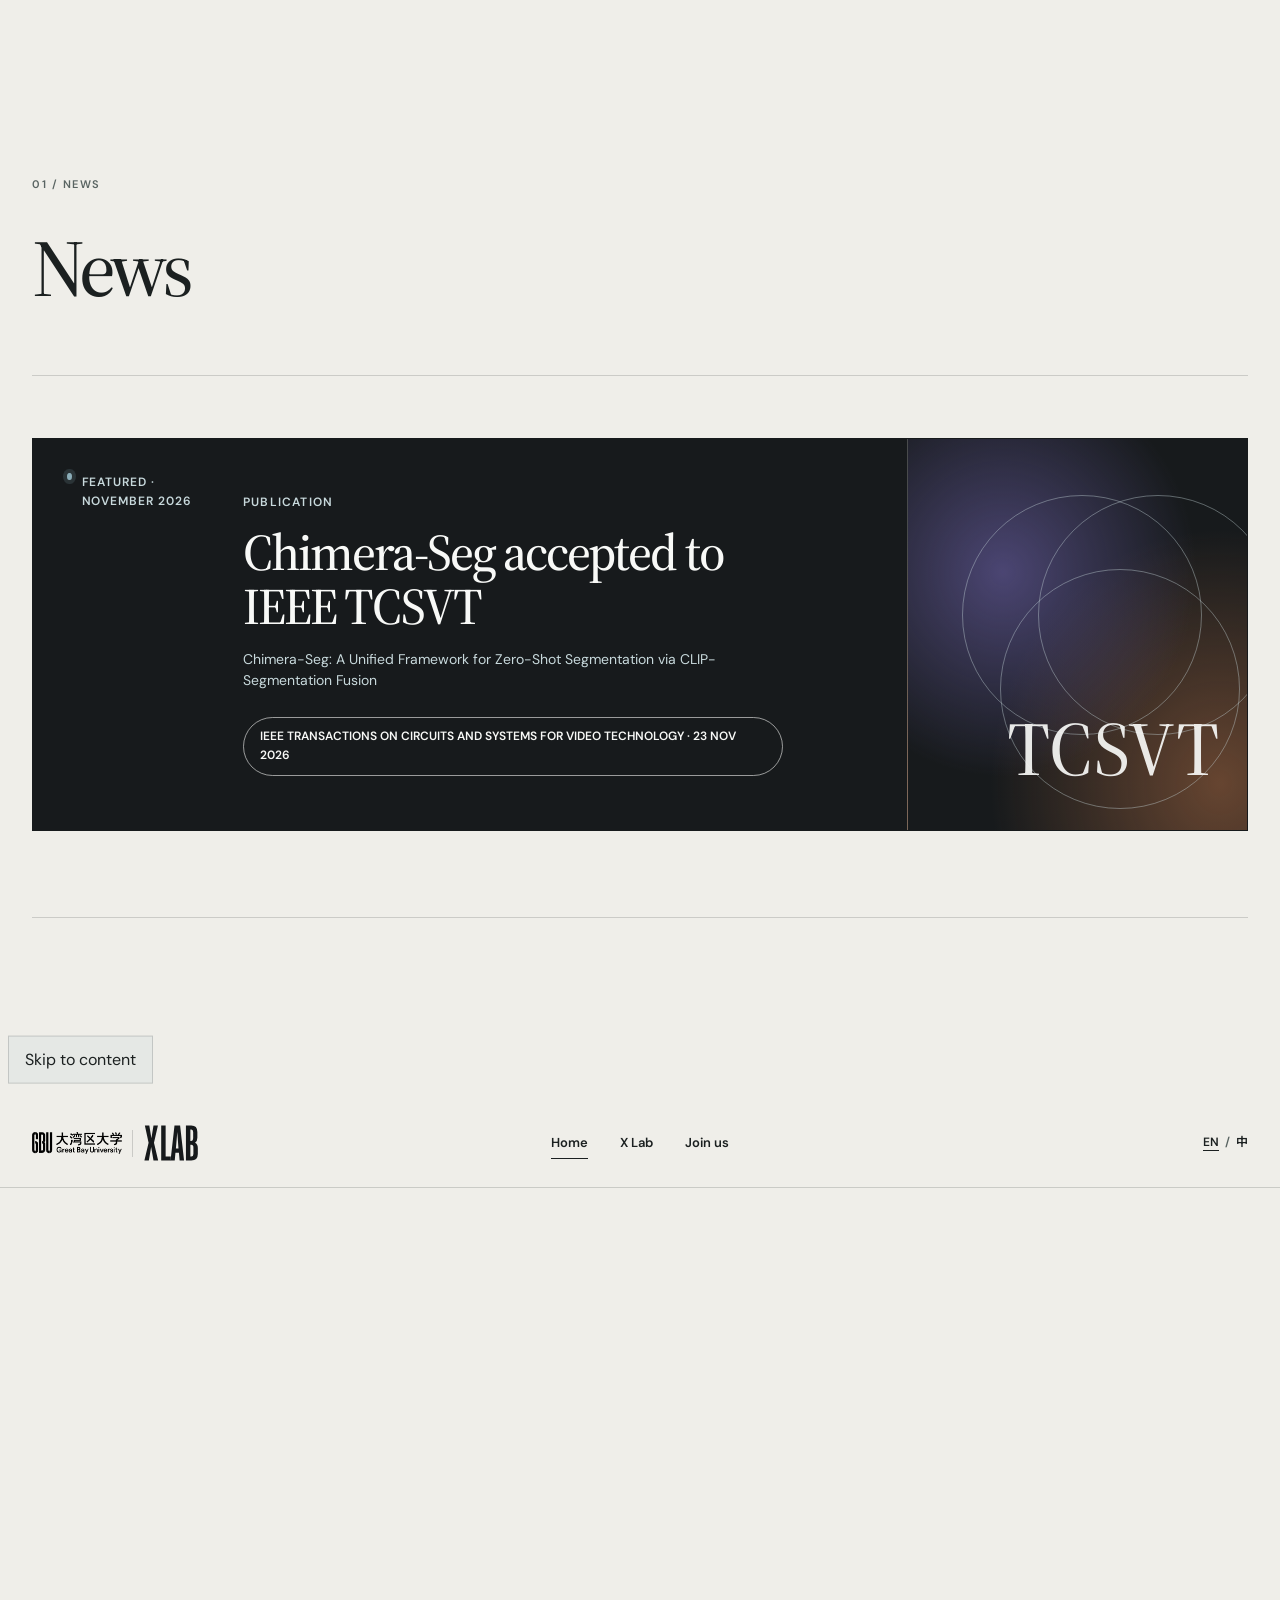
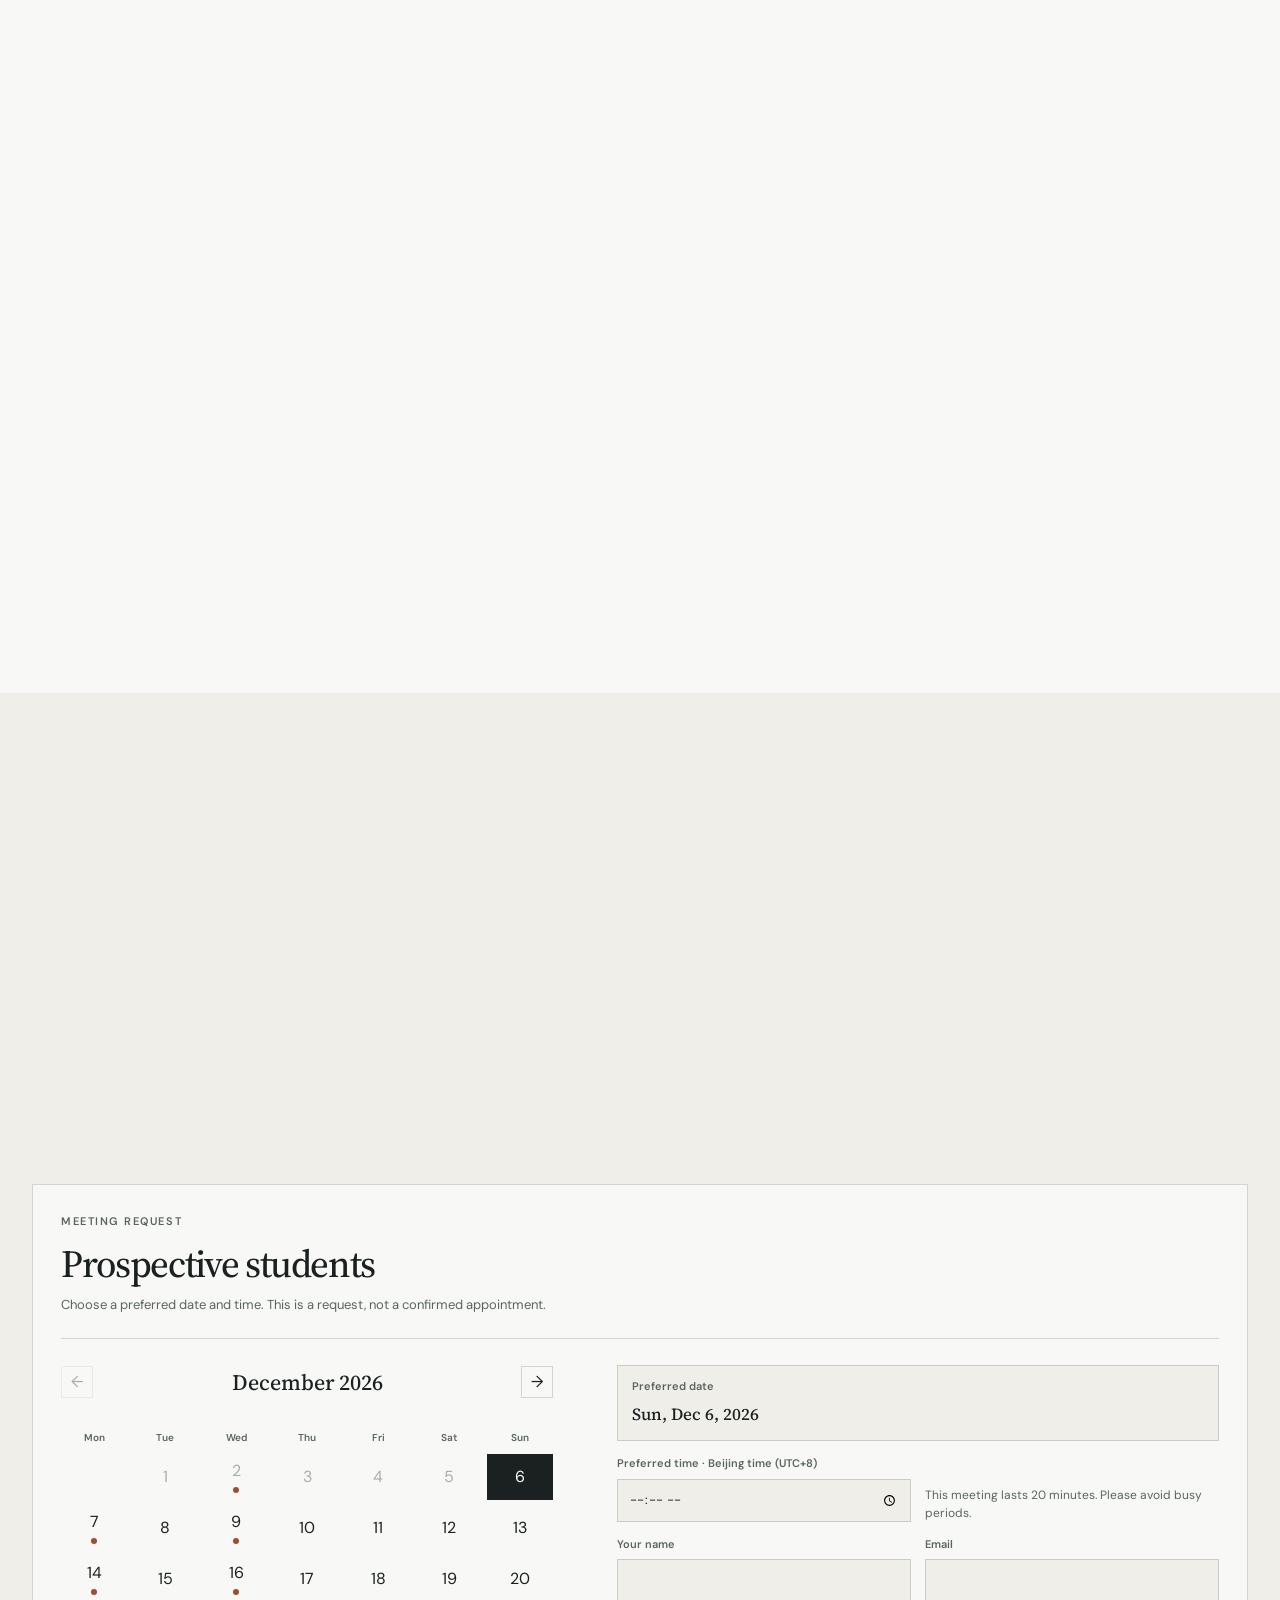
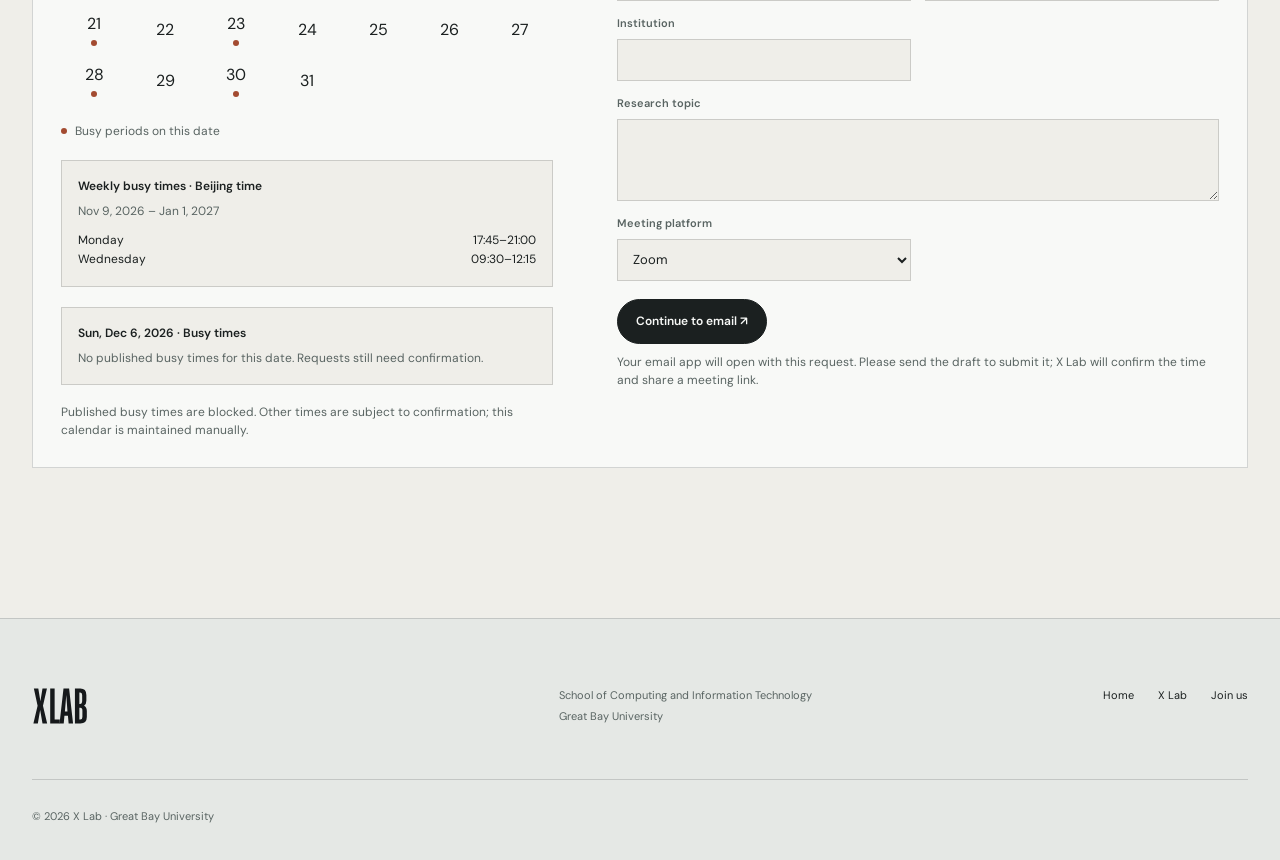
<file: publications/index.html>
<!doctype html>
<html lang="en">
  <head>
    <meta charset="UTF-8" />
    <meta name="viewport" content="width=device-width, initial-scale=1.0" />
    <meta http-equiv="refresh" content="0; url=../#publications" />
    <link rel="canonical" href="../#publications" />
    <title>Publications · X Lab</title>
  </head>
  <body>
    <p>Publications is now on the homepage. <a href="../#publications">Continue to Publications</a>.</p>
  </body>
</html>
</file>
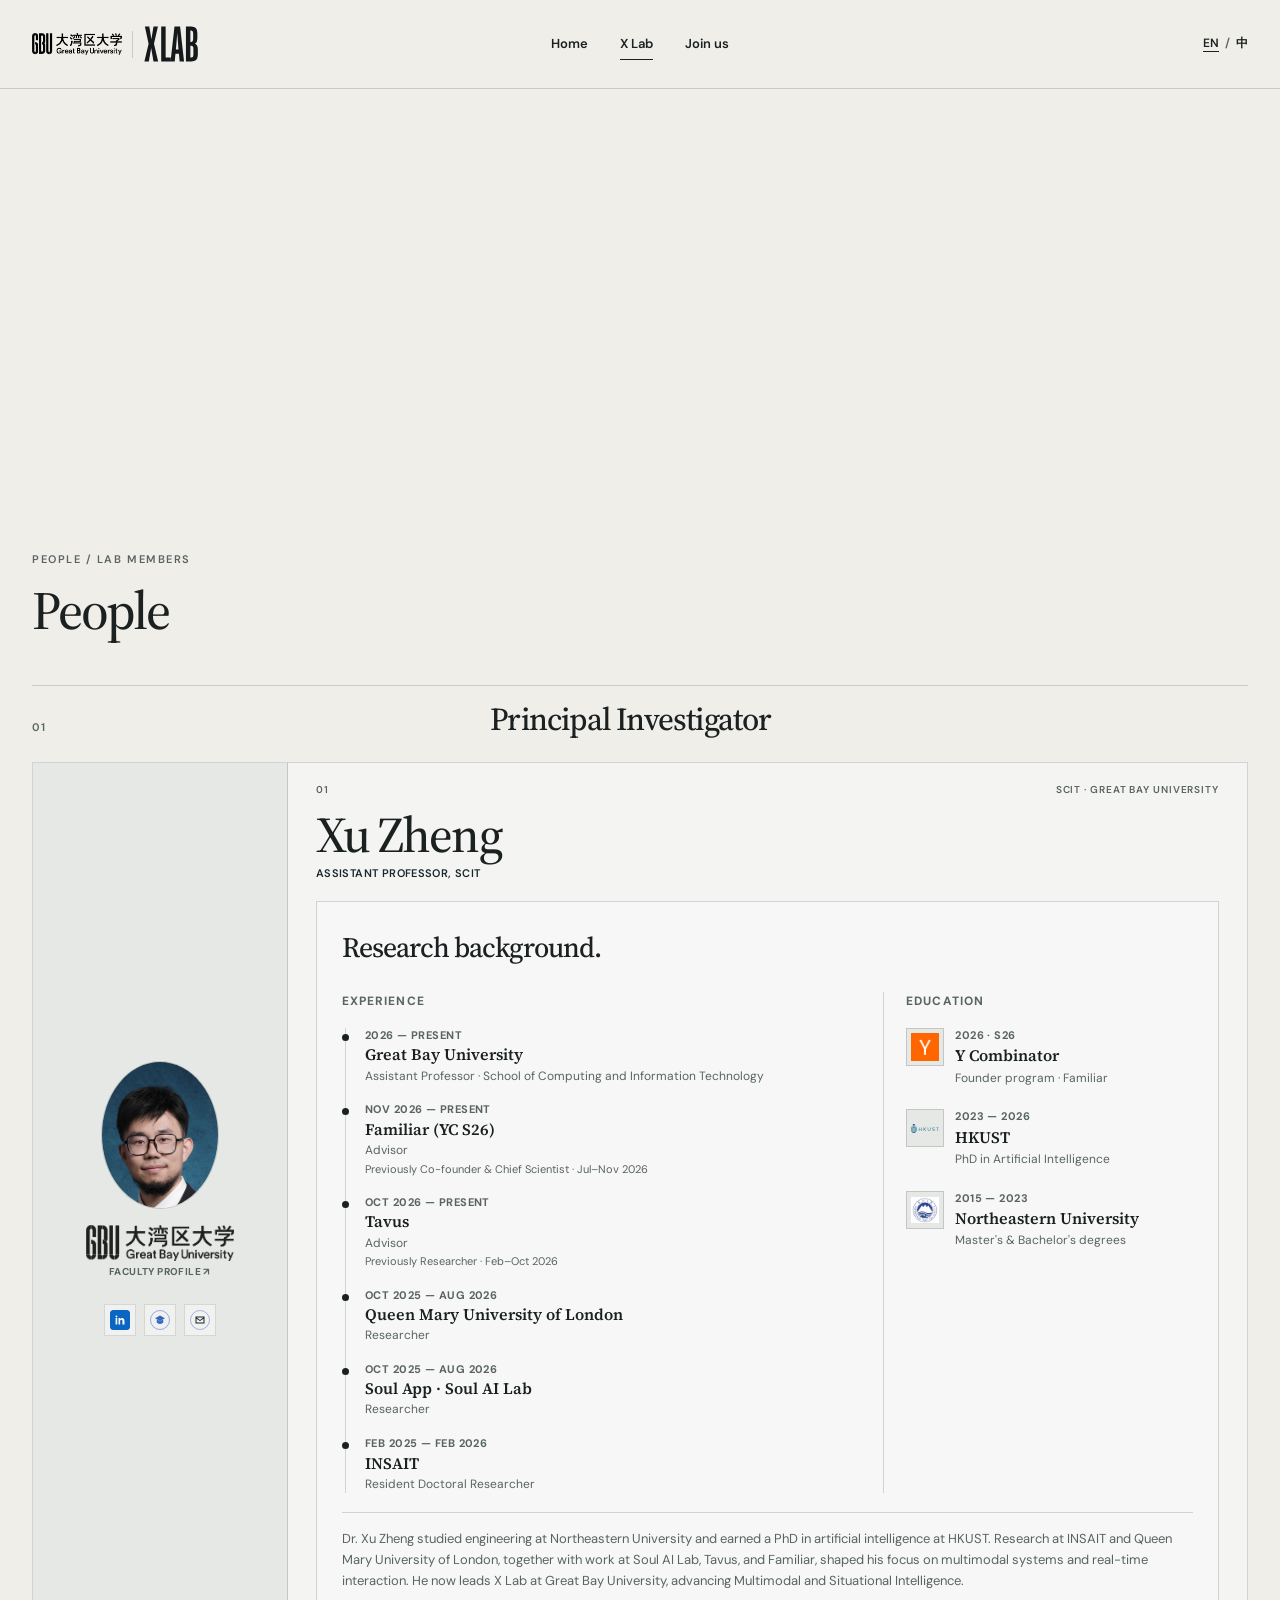
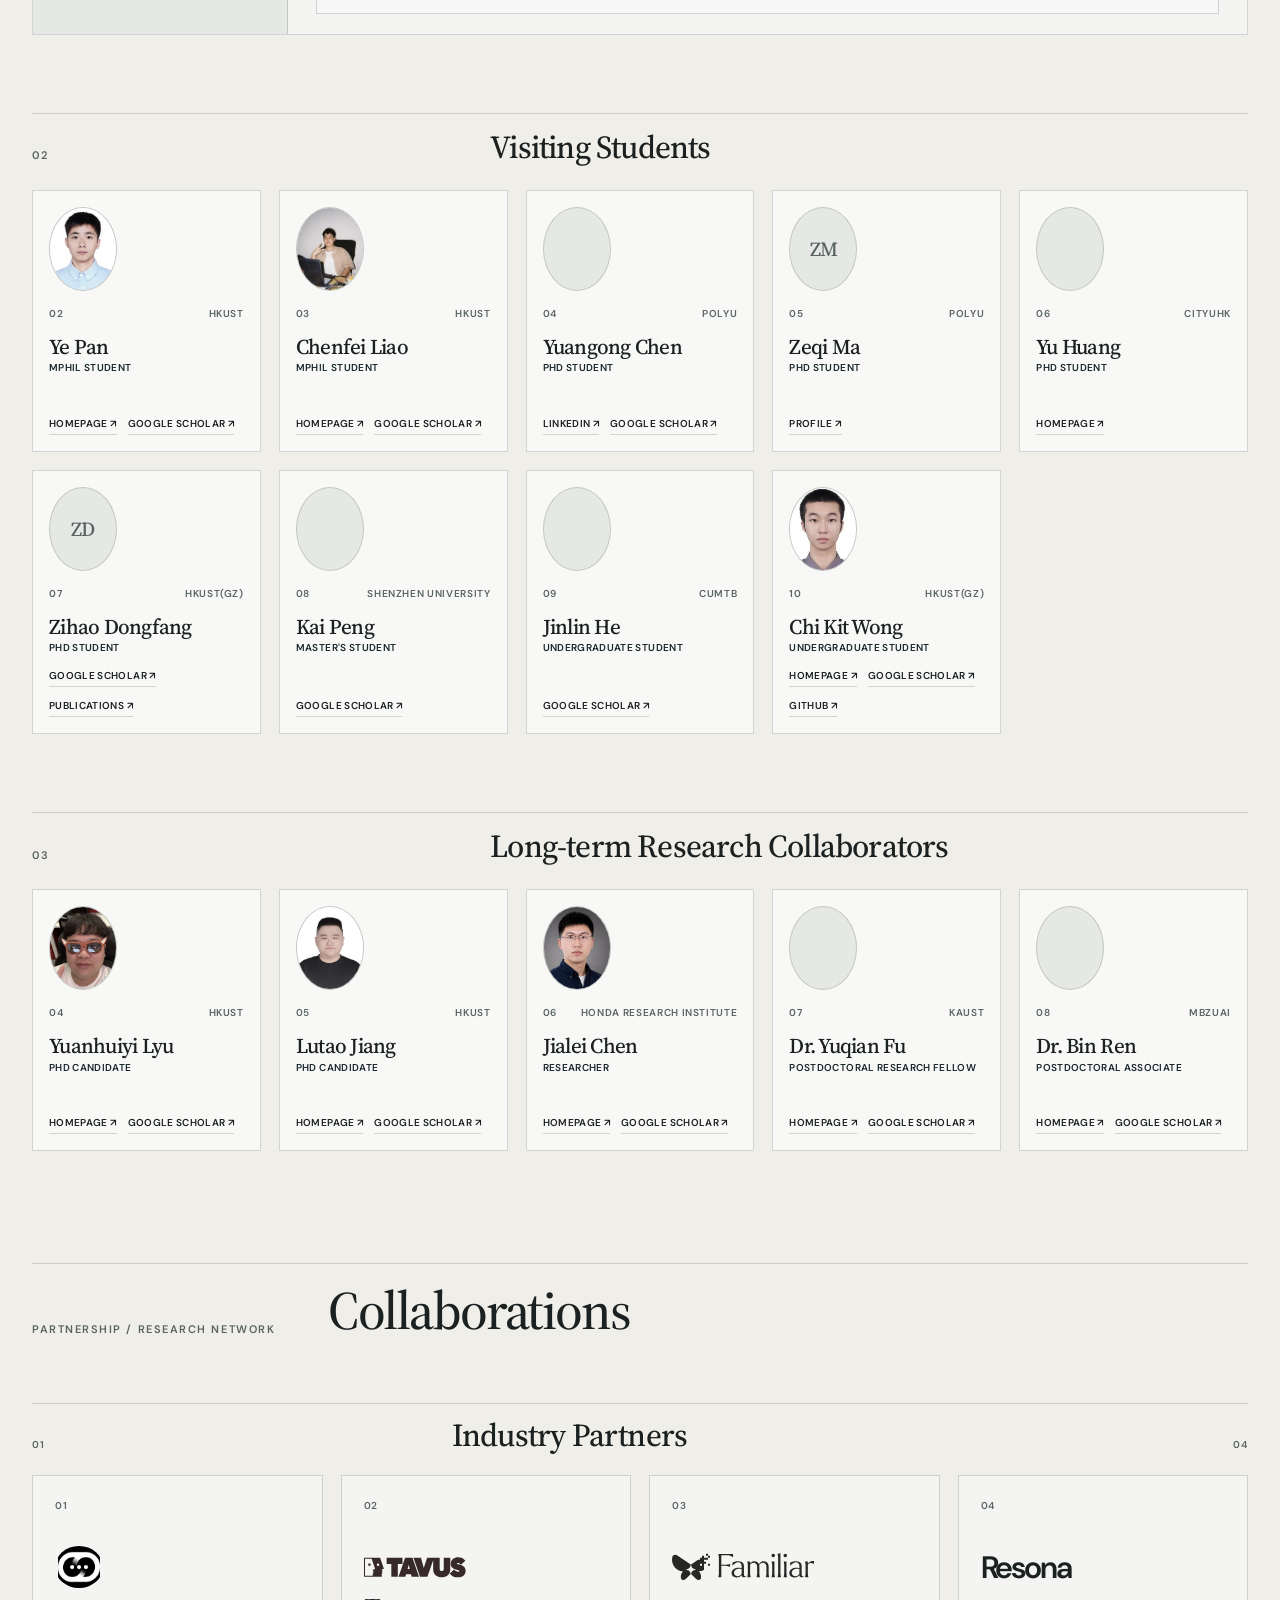
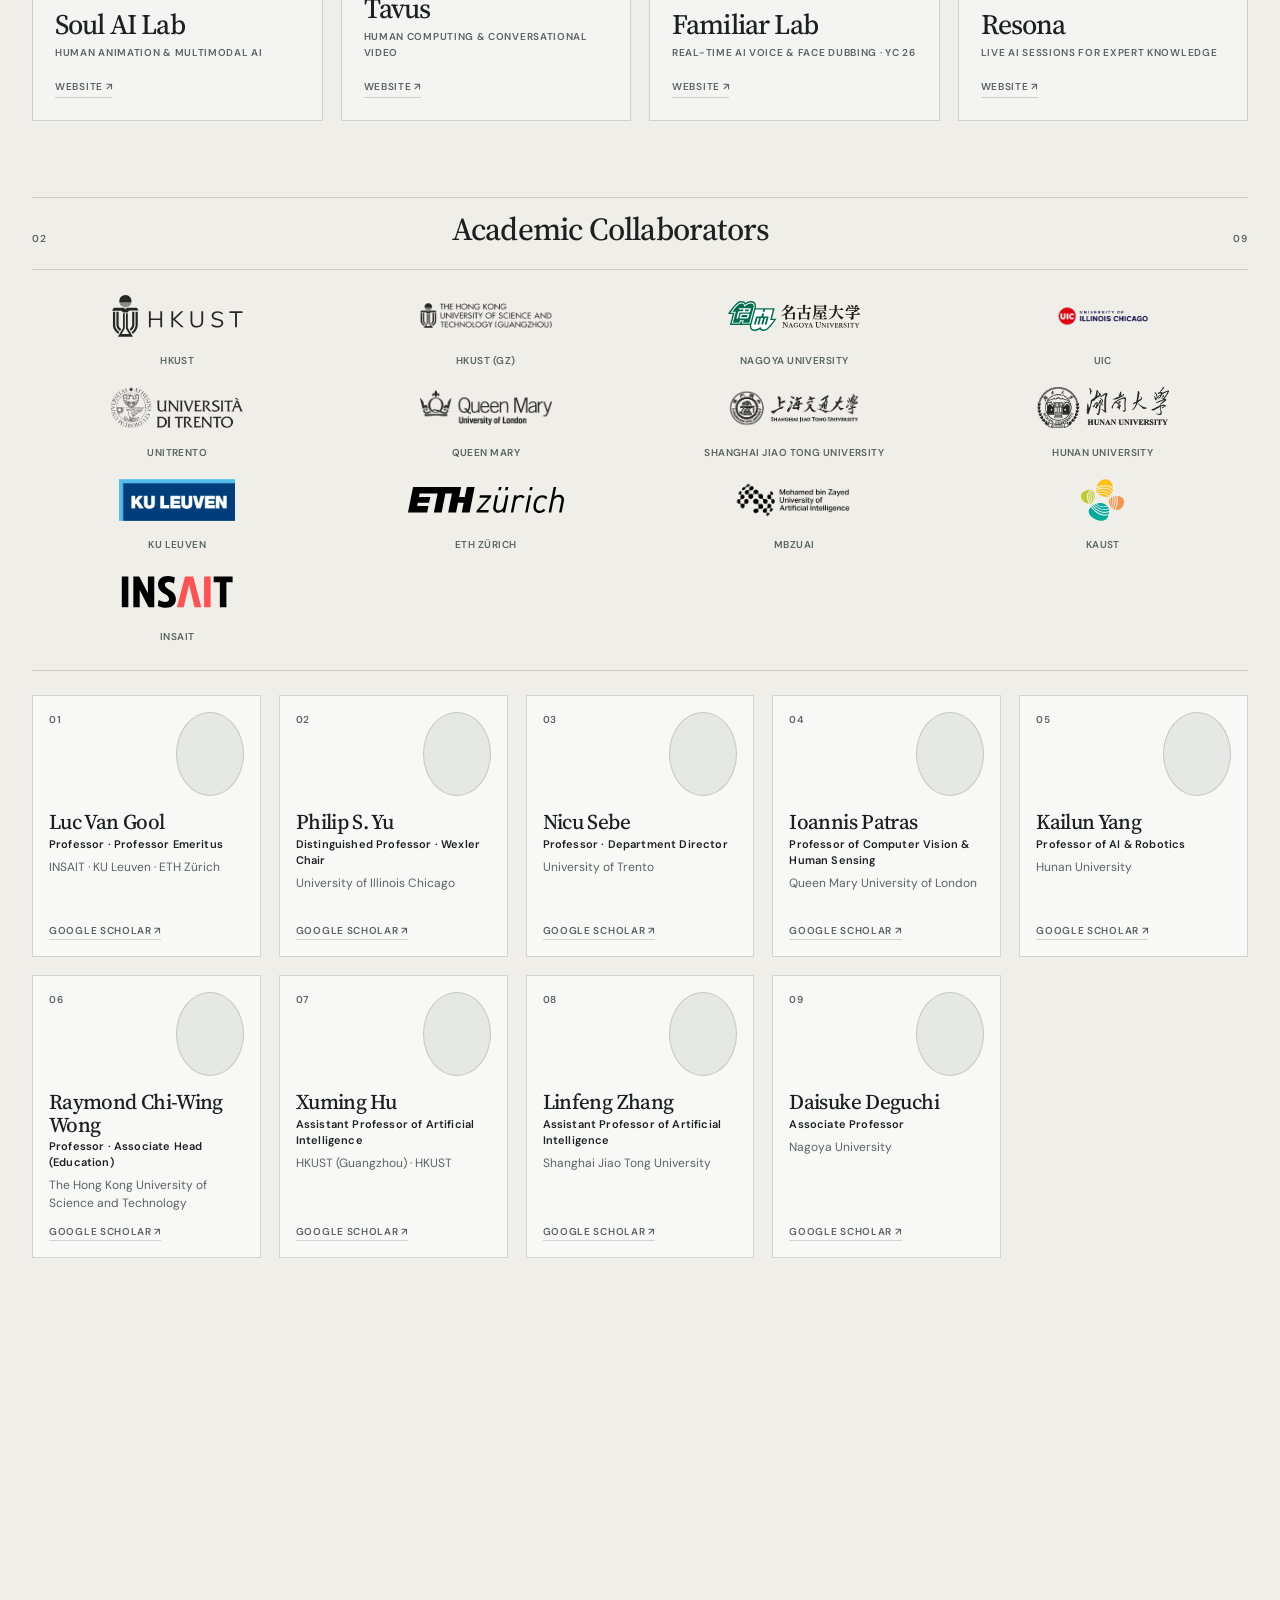
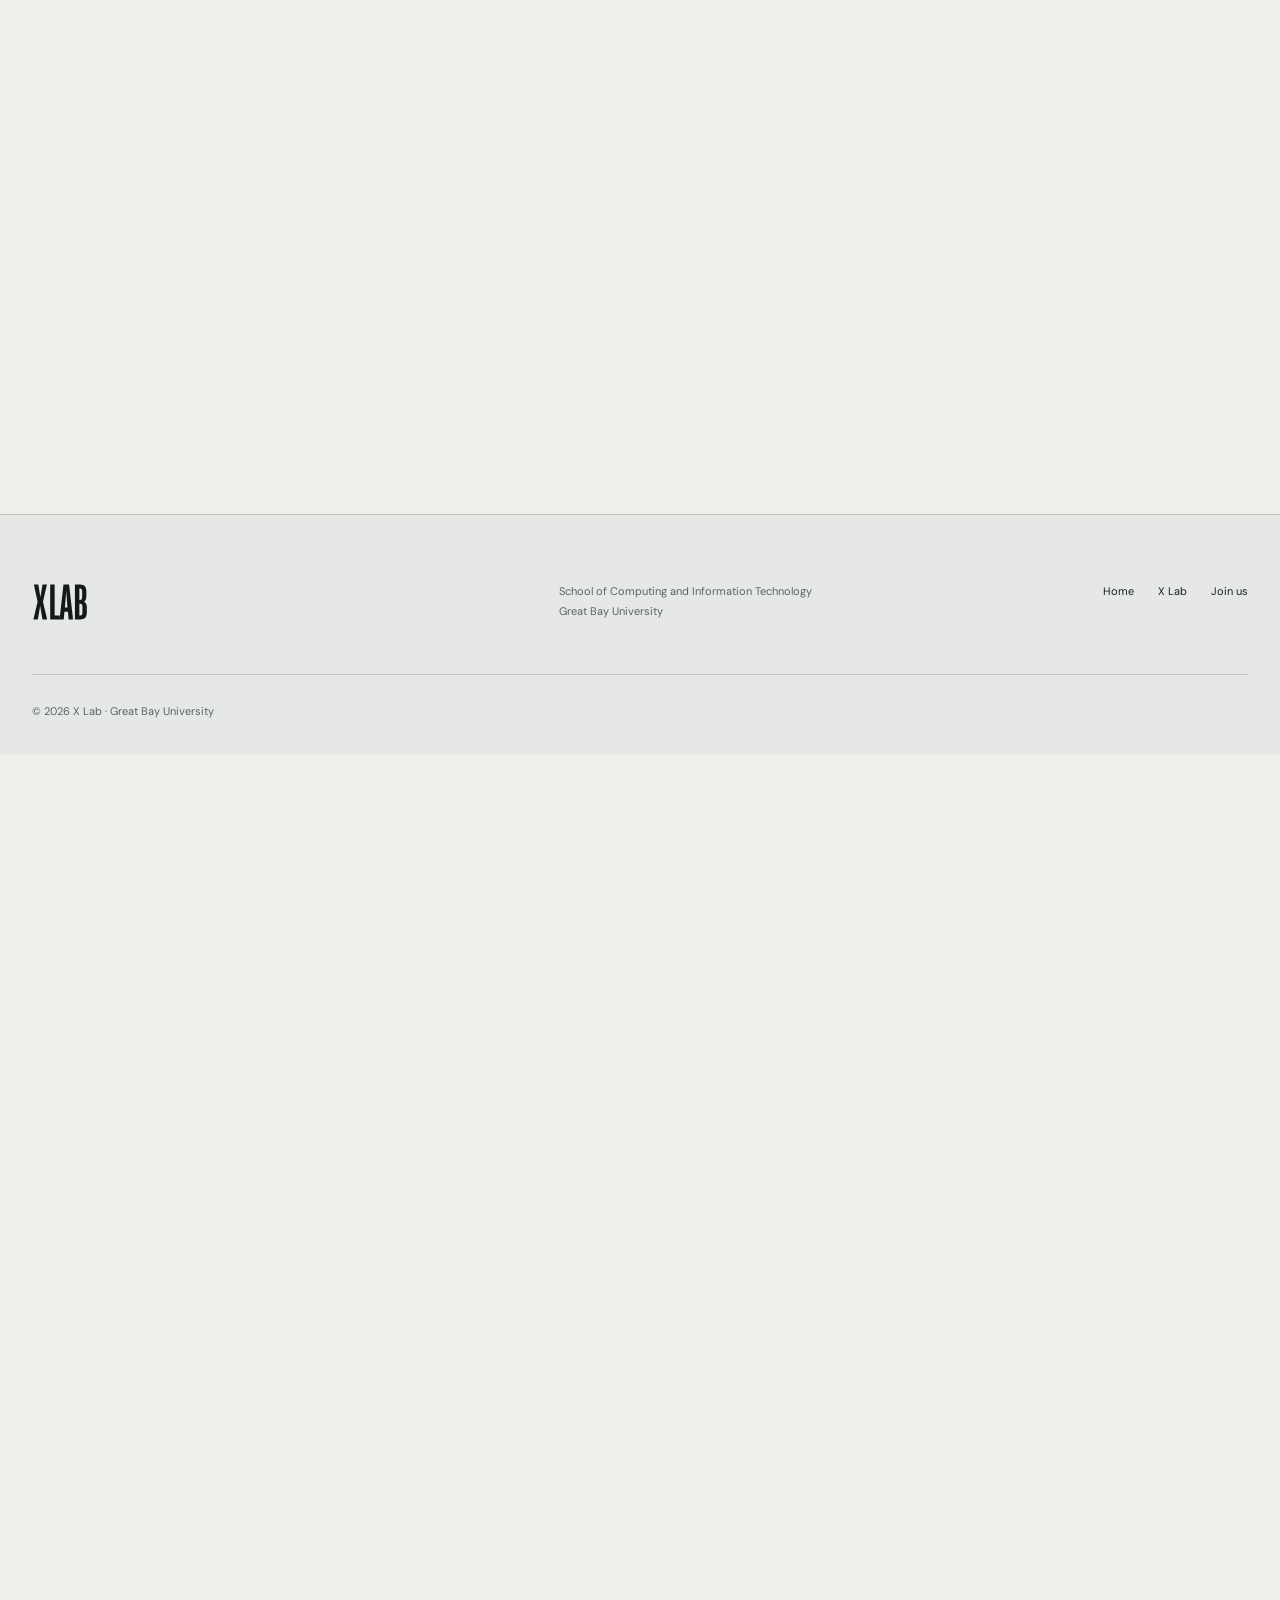
<file: research/index.html>
<!doctype html>
<html lang="en">
  <head>
    <meta charset="UTF-8" />
    <meta name="viewport" content="width=device-width, initial-scale=1.0" />
    <meta http-equiv="refresh" content="0; url=../lab/" />
    <link rel="canonical" href="../lab/" />
    <title>Research · X Lab</title>
  </head>
  <body>
    <p>Learn about X Lab's research on the <a href="../lab/">X Lab page</a>.</p>
  </body>
</html>
</file>
<file: styles.css>
:root {
  --ink: #1b2020;
  --muted: #596462;
  --paper: #efeee9;
  --paper-deep: #e5e8e5;
  --white: #f8f9f7;
  --line: rgba(27, 32, 32, 0.17);
  --cobalt: #19272c;
  --coral: #8badb8;
  --olive: #e5e8e5;
  --forest: #f4f5f2;
  --ivory: #f4f5f2;
  --ivory-deep: #e5e8e5;
  --ivory-hover: #d9dfdb;
  --ivory-line: rgba(27, 32, 32, 0.17);
  --serif: "Source Serif 4", Georgia, serif;
  --sans: "DM Sans", "Noto Sans SC", sans-serif;
  --shell: min(1240px, calc(100vw - 64px));
}

* {
  box-sizing: border-box;
}

html {
  scroll-behavior: smooth;
}

body {
  margin: 0;
  color: var(--ink);
  background: var(--paper);
  font-family: var(--sans);
  font-size: 16px;
  line-height: 1.6;
  -webkit-font-smoothing: antialiased;
}

body[data-page="lab"] {
  --lab-sage: var(--ivory);
  --lab-sage-hover: var(--ivory-hover);
  --lab-sage-muted: #596462;
  --lab-sage-line: var(--ivory-line);
}

::selection {
  color: var(--ink);
  background: var(--ivory-deep);
}

a {
  color: inherit;
  text-decoration: none;
}

img {
  display: block;
  width: 100%;
}

button {
  color: inherit;
  font: inherit;
}

.sr-only {
  position: absolute;
  width: 1px;
  height: 1px;
  padding: 0;
  margin: -1px;
  overflow: hidden;
  clip: rect(0, 0, 0, 0);
  white-space: nowrap;
  border: 0;
}

.skip-link {
  position: fixed;
  top: 8px;
  left: 8px;
  z-index: 100;
  padding: 10px 16px;
  color: var(--ink);
  background: var(--ivory-deep);
  border: 1px solid var(--ivory-line);
  transform: translateY(-150%);
}

.skip-link:focus {
  transform: translateY(0);
}

.section-shell {
  width: var(--shell);
  margin-inline: auto;
}

.site-header {
  position: fixed;
  top: 0;
  right: 0;
  left: 0;
  z-index: 15;
  transition: background 240ms ease, box-shadow 240ms ease;
}

.site-header.scrolled {
  background: rgba(239, 238, 233, 0.91);
  box-shadow: 0 1px 0 var(--line);
  backdrop-filter: blur(18px);
}

.nav-shell {
  display: grid;
  grid-template-columns: 1fr auto 1fr;
  align-items: center;
  width: var(--shell);
  height: 88px;
  margin-inline: auto;
}

.brand {
  display: inline-flex;
  align-items: center;
  justify-self: start;
  gap: 10px;
}

.brand-university {
  display: flex;
  width: clamp(82px, 7vw, 106px);
  height: 38px;
  align-items: center;
  flex: 0 0 auto;
}

.brand-university img {
  display: block;
  width: 100%;
  height: auto;
  filter: grayscale(1) brightness(0);
}

.brand-divider {
  width: 1px;
  height: 27px;
  background: var(--line);
  flex: 0 0 auto;
}

.brand-mark {
  display: flex;
  width: 56px;
  height: 38px;
  align-items: center;
  flex: 0 0 auto;
}

.brand-mark img {
  width: 100%;
  height: auto;
}

.site-nav {
  display: flex;
  gap: 32px;
}

.site-nav a {
  position: relative;
  font-size: 13px;
  font-weight: 600;
}

.site-nav a::after {
  position: absolute;
  right: 0;
  bottom: -6px;
  left: 0;
  height: 1px;
  content: "";
  background: currentColor;
  transform: scaleX(0);
  transform-origin: right;
  transition: transform 200ms ease;
}

.site-nav a:hover::after,
.site-nav a:focus-visible::after {
  transform: scaleX(1);
  transform-origin: left;
}

.lang-toggle {
  display: flex;
  align-items: center;
  justify-self: end;
  padding: 8px 0;
  border: 0;
  background: transparent;
  cursor: pointer;
  font-size: 12px;
  font-weight: 600;
}

.lang-divider {
  margin-inline: 6px;
  color: var(--muted);
}

.lang-current {
  text-decoration: underline;
  text-underline-offset: 4px;
}

.menu-toggle {
  display: none;
}

.hero {
  display: grid;
  grid-template-columns: 1.05fr 0.95fr;
  align-items: center;
  min-height: 820px;
  padding-top: 132px;
  padding-bottom: 72px;
  gap: clamp(40px, 7vw, 110px);
}

.eyebrow,
.section-index {
  margin: 0 0 24px;
  color: var(--muted);
  font-size: 11px;
  font-weight: 600;
  letter-spacing: 0.14em;
  text-transform: uppercase;
}

.hero h1 {
  max-width: 720px;
  margin: 0;
  font-family: var(--serif);
  font-size: clamp(60px, 6.1vw, 96px);
  font-weight: 500;
  letter-spacing: -0.055em;
  line-height: 0.96;
}

.hero h1 span,
.hero h1 em {
  display: block;
}

.hero h1 em {
  color: var(--cobalt);
  font-weight: 500;
}

.hero-intro {
  max-width: 630px;
  margin: 32px 0 0;
  color: var(--muted);
  font-family: var(--serif);
  font-size: clamp(18px, 1.65vw, 23px);
  line-height: 1.5;
}

.hero-actions {
  display: flex;
  align-items: center;
  margin-top: 36px;
  gap: 26px;
}

.button {
  display: inline-flex;
  align-items: center;
  justify-content: center;
  gap: 16px;
  min-height: 50px;
  padding: 0 22px;
  font-size: 12px;
  font-weight: 600;
  letter-spacing: 0.02em;
  transition: transform 180ms ease, background 180ms ease, color 180ms ease;
}

.button:hover {
  transform: translateY(-2px);
}

.button-primary {
  color: var(--ink);
  background: var(--ivory-deep);
  border: 1px solid var(--ivory-line);
}

.button-primary:hover {
  background: var(--ivory-hover);
}

.button-text {
  min-height: auto;
  padding: 8px 0;
  border-bottom: 1px solid var(--ink);
}

.hero-links {
  display: flex;
  margin-top: 52px;
  gap: 26px;
}

.hero-links a {
  color: var(--muted);
  font-size: 11px;
  font-weight: 600;
  letter-spacing: 0.06em;
  text-transform: uppercase;
}

.hero-links a:hover {
  color: var(--cobalt);
}

.hero-visual {
  position: relative;
  min-height: 520px;
}

.research-orbit {
  position: absolute;
  bottom: 52px;
  left: 0;
  width: 380px;
  height: 380px;
  padding: 28px;
  color: var(--ink);
  background: var(--ivory-deep);
  border: 1px solid var(--ivory-line);
  border-radius: 50%;
}

.research-orbit svg {
  width: 100%;
  height: 100%;
  overflow: visible;
}

.research-orbit circle,
.research-orbit path {
  fill: none;
  stroke: currentColor;
  stroke-width: 0.8;
  opacity: 0.8;
}

.orbit-dot {
  position: absolute;
  z-index: 1;
  width: 10px;
  height: 10px;
  border: 2px solid var(--cobalt);
  background: var(--paper);
  border-radius: 50%;
}

.dot-one {
  top: 25%;
  left: 19%;
}

.dot-two {
  top: 32%;
  right: 16%;
}

.dot-three {
  right: 30%;
  bottom: 14%;
}

.hero-note {
  position: absolute;
  right: 0;
  bottom: 18px;
  z-index: 2;
  width: 250px;
  padding: 26px 28px;
  color: var(--ink);
  background: var(--ivory);
  border: 1px solid var(--ivory-line);
}

.hero-note span {
  display: block;
  margin-bottom: 9px;
  color: var(--muted);
  font-size: 10px;
  font-weight: 600;
  letter-spacing: 0.12em;
  text-transform: uppercase;
}

.hero-note strong {
  display: block;
  font-family: var(--serif);
  font-size: 18px;
  font-weight: 500;
  line-height: 1.35;
}

.signal-strip {
  border-block: 1px solid var(--line);
}

.signal-grid {
  display: grid;
  grid-template-columns: repeat(3, 150px) 1fr;
  align-items: center;
  min-height: 116px;
  gap: 36px;
}

.signal-grid > div {
  display: flex;
  align-items: baseline;
  gap: 8px;
}

.signal-grid strong {
  font-family: var(--serif);
  font-size: 28px;
  font-weight: 500;
}

.signal-grid span,
.signal-grid p {
  color: var(--muted);
  font-size: 11px;
  font-weight: 500;
  letter-spacing: 0.05em;
  text-transform: uppercase;
}

.signal-grid p {
  justify-self: end;
  max-width: 330px;
  margin: 0;
  text-align: right;
  line-height: 1.6;
}

.section {
  padding-block: 140px;
}

.section-heading {
  max-width: 800px;
  margin-bottom: 68px;
}

.section-heading h2,
.join-copy h2 {
  margin: 0;
  font-family: var(--serif);
  font-size: clamp(43px, 5vw, 70px);
  font-weight: 500;
  letter-spacing: -0.04em;
  line-height: 1.02;
}

.section-heading > p:last-child {
  max-width: 560px;
  margin: 24px 0 0;
  color: var(--muted);
  font-family: var(--serif);
  font-size: 18px;
}

#research {
  padding-block: 100px;
}

#research .section-heading {
  margin-bottom: 44px;
}

.research-grid {
  display: grid;
  grid-template-columns: repeat(3, 1fr);
  gap: 16px;
}

.research-card {
  position: relative;
  min-height: 300px;
  padding: 28px;
  overflow: hidden;
  color: var(--white);
}

.card-cobalt {
  background: var(--ivory-deep);
}

.research-card.card-cobalt {
  color: var(--ink);
  border: 1px solid var(--ivory-line);
}

.research-card.card-cobalt a {
  border-top-color: var(--ivory-line);
}

.card-coral {
  background: var(--coral);
}

.card-olive {
  background: var(--olive);
}

.research-card.card-olive {
  color: var(--ink);
  border: 1px solid var(--ivory-line);
}

.research-card.card-olive a {
  border-top-color: var(--ivory-line);
}

.card-number {
  font-size: 11px;
  font-weight: 600;
  opacity: 0.7;
}

.research-card h3 {
  margin: 52px 0 0;
  font-family: var(--serif);
  font-size: 25px;
  font-weight: 500;
}

.research-card p {
  min-height: 52px;
  margin: 11px 0 24px;
  font-size: 13px;
  opacity: 0.84;
}

.research-card a {
  position: absolute;
  right: 30px;
  bottom: 28px;
  left: 30px;
  display: flex;
  justify-content: space-between;
  padding-top: 16px;
  border-top: 1px solid rgba(255, 255, 255, 0.35);
  font-size: 11px;
  font-weight: 600;
  text-transform: uppercase;
}

.publication-section {
  background: var(--white);
}

.row-heading {
  display: flex;
  align-items: end;
  justify-content: space-between;
  max-width: none;
}

.row-heading .section-index {
  margin-bottom: 20px;
}

.button-outline {
  border: 1px solid var(--ink);
}

.button-outline:hover {
  color: var(--ink);
  background: var(--ivory-deep);
}

.publication-list {
  border-top: 1px solid var(--line);
}

.paper-carousel {
  border-top: 1px solid var(--line);
}

.paper-batch {
  display: none;
}

.paper-batch.is-active {
  display: block;
  animation: paper-in 420ms ease both;
}

@keyframes paper-in {
  from {
    opacity: 0;
    transform: translateY(10px);
  }

  to {
    opacity: 1;
    transform: translateY(0);
  }
}

.carousel-controls {
  display: grid;
  grid-template-columns: 1fr auto auto;
  align-items: center;
  min-height: 58px;
  border-bottom: 1px solid var(--line);
  gap: 28px;
}

.carousel-controls > p {
  display: flex;
  align-items: center;
  margin: 0;
  color: var(--muted);
  font-size: 11px;
  font-weight: 600;
  letter-spacing: 0.08em;
  text-transform: uppercase;
  gap: 9px;
}

.live-dot {
  width: 7px;
  height: 7px;
  background: var(--coral);
  border-radius: 50%;
  box-shadow: 0 0 0 4px rgba(139, 173, 184, 0.17);
}

.carousel-dots {
  display: flex;
  align-items: center;
  gap: 7px;
}

.carousel-dots button {
  width: 22px;
  height: 2px;
  padding: 0;
  border: 0;
  background: var(--line);
  cursor: pointer;
  transition: width 180ms ease, background 180ms ease;
}

.carousel-dots button.is-active {
  width: 34px;
  background: var(--cobalt);
}

.carousel-buttons {
  display: flex;
  align-items: center;
  gap: 12px;
}

.carousel-buttons button {
  display: grid;
  width: 34px;
  height: 34px;
  padding: 0;
  border: 1px solid var(--line);
  background: transparent;
  cursor: pointer;
  place-items: center;
  transition: color 180ms ease, background 180ms ease;
}

.carousel-buttons button:hover {
  color: var(--ink);
  background: var(--ivory-deep);
}

.carousel-count {
  min-width: 45px;
  color: var(--muted);
  font-size: 11px;
  text-align: center;
}

.publication-item {
  display: grid;
  grid-template-columns: 230px 1fr;
  padding-block: 30px;
  border-bottom: 1px solid var(--line);
  gap: 42px;
}

.paper-visual {
  position: relative;
  height: 150px;
  overflow: hidden;
}

.visual-blue {
  background: var(--ivory-deep);
}

.mesh {
  position: absolute;
  top: 50%;
  left: 50%;
  width: 110px;
  height: 110px;
  border: 1px solid var(--cobalt);
  border-radius: 50%;
  transform: translate(-68%, -50%);
}

.mesh::before,
.mesh::after {
  position: absolute;
  inset: 15px;
  border: inherit;
  border-radius: inherit;
  content: "";
}

.mesh::after {
  inset: 31px;
}

.mesh-b {
  transform: translate(-32%, -50%);
}

.visual-red {
  background: #f8c7bd;
}

.wave {
  position: absolute;
  top: 50%;
  left: -10px;
  width: 260px;
  height: 70px;
  border: 1px solid #bc3b2c;
  border-radius: 50%;
  transform: rotate(-12deg);
}

.wave-two {
  top: 35%;
  transform: rotate(12deg);
}

.visual-green {
  background: var(--ivory-deep);
}

.blocks,
.blocks::before,
.blocks::after {
  position: absolute;
  top: 50%;
  left: 50%;
  width: 58px;
  height: 58px;
  content: "";
  border: 1px solid var(--ink);
  transform: translate(-50%, -50%) rotate(45deg);
}

.blocks::before {
  top: 0;
  left: -31px;
}

.blocks::after {
  top: 0;
  left: 87px;
}

.paper-meta {
  display: grid;
  grid-template-columns: 1fr auto;
  align-content: center;
}

.paper-venue {
  grid-column: 1 / -1;
  color: var(--cobalt);
  font-size: 11px;
  font-weight: 600;
  letter-spacing: 0.1em;
  text-transform: uppercase;
}

.paper-meta h3 {
  max-width: 760px;
  margin: 10px 0;
  font-family: var(--serif);
  font-size: clamp(21px, 2.2vw, 29px);
  font-weight: 500;
  line-height: 1.25;
}

.paper-meta p {
  grid-column: 1;
  margin: 0;
  color: var(--muted);
  font-size: 12px;
}

.paper-links {
  grid-row: 2 / 4;
  grid-column: 2;
  align-self: end;
  display: flex;
  gap: 16px;
}

.paper-links a {
  padding-bottom: 2px;
  border-bottom: 1px solid var(--line);
  font-size: 11px;
  font-weight: 600;
  text-transform: uppercase;
}

#people .row-heading > div:first-child {
  flex: 1;
}

.lab-intro {
  max-width: 620px;
  margin: 22px 0 0;
  color: var(--muted);
  font-family: var(--serif);
  font-size: 17px;
}

.people-grid {
  display: grid;
  grid-template-columns: repeat(4, 1fr);
  gap: 16px;
}

.research-agenda {
  display: grid;
  grid-template-columns: repeat(4, 1fr);
  border-top: 1px solid var(--line);
  border-left: 1px solid var(--line);
}

.research-agenda article {
  display: grid;
  grid-template-columns: 28px 1fr;
  min-height: 250px;
  padding: 26px 22px;
  border-right: 1px solid var(--line);
  border-bottom: 1px solid var(--line);
  gap: 12px;
  transition: color 220ms ease, background 220ms ease;
}

.research-agenda article:hover {
  color: var(--ink);
  background: var(--ivory-deep);
}

.research-agenda > article > span {
  color: var(--muted);
  font-size: 10px;
  font-weight: 600;
  letter-spacing: 0.08em;
}

.research-agenda small {
  display: block;
  margin-bottom: 28px;
  color: var(--cobalt);
  font-size: 10px;
  font-weight: 600;
  letter-spacing: 0.1em;
  text-transform: uppercase;
}

.research-agenda h3 {
  margin: 0 0 12px;
  font-family: var(--serif);
  font-size: 26px;
  font-weight: 500;
}

.research-agenda p {
  max-width: 430px;
  margin: 0;
  color: var(--muted);
  font-size: 13px;
}

.research-agenda article:hover > span,
.research-agenda article:hover p {
  color: var(--muted);
}

.research-agenda article:hover small {
  color: var(--ink);
}

.lab-pi {
  display: flex;
  align-items: center;
  flex-shrink: 0;
  width: fit-content;
  margin: 0 0 8px 60px;
  padding: 12px 0 12px 20px;
  border-left: 1px solid var(--line);
  gap: 14px;
}

.lab-pi img {
  width: 56px;
  height: 56px;
  object-fit: cover;
  object-position: center;
  border-radius: 50%;
  filter: saturate(0.65);
}

.lab-pi div {
  display: grid;
  line-height: 1.25;
}

.lab-pi span {
  margin-bottom: 4px;
  color: var(--muted);
  font-size: 10px;
  font-weight: 600;
  letter-spacing: 0.1em;
  text-transform: uppercase;
}

.lab-pi strong {
  font-family: var(--serif);
  font-size: 18px;
  font-weight: 500;
}

.lab-pi small {
  margin-top: 4px;
  color: var(--muted);
  font-size: 10px;
}

.lab-openings {
  margin-top: 78px;
}

.lab-openings-heading {
  display: flex;
  align-items: end;
  justify-content: space-between;
  margin-bottom: 34px;
  gap: 50px;
}

.lab-openings-heading .section-index {
  margin-bottom: 14px;
}

.lab-openings-heading h3 {
  margin: 0;
  font-family: var(--serif);
  font-size: clamp(32px, 3.5vw, 48px);
  font-weight: 500;
  letter-spacing: -0.035em;
}

.lab-openings-heading > p {
  max-width: 410px;
  margin: 0 0 5px;
  color: var(--muted);
  font-family: var(--serif);
  font-size: 15px;
}

.opening-grid {
  display: grid;
  grid-template-columns: repeat(4, 1fr);
  border-top: 1px solid var(--line);
  border-left: 1px solid var(--line);
}

.opening-card {
  display: flex;
  min-height: 285px;
  padding: 24px;
  border-right: 1px solid var(--line);
  border-bottom: 1px solid var(--line);
  flex-direction: column;
  transition: background 200ms ease, transform 200ms ease;
}

.opening-card:hover {
  background: var(--white);
  transform: translateY(-3px);
}

.opening-card header {
  display: flex;
  align-items: center;
  justify-content: space-between;
}

.role-avatar {
  display: grid;
  width: 56px;
  height: 56px;
  color: var(--ink);
  background: var(--ivory-deep);
  border: 1px solid var(--ivory-line);
  border-radius: 50%;
  place-items: center;
  font-family: var(--serif);
  font-size: 12px;
  font-weight: 600;
}

.opening-card header > span {
  color: var(--cobalt);
  font-size: 10px;
  font-weight: 600;
  letter-spacing: 0.09em;
  text-transform: uppercase;
}

.opening-card h4 {
  margin: 24px 0 8px;
  font-family: var(--serif);
  font-size: 22px;
  font-weight: 500;
}

.opening-card > p {
  margin: 0;
  color: var(--muted);
  font-size: 12px;
  line-height: 1.55;
}

.opening-card footer {
  display: flex;
  margin-top: auto;
  padding-top: 18px;
  border-top: 1px solid var(--line);
  gap: 16px;
}

.opening-card footer a {
  color: var(--muted);
  font-size: 10px;
  font-weight: 600;
  letter-spacing: 0.04em;
  text-transform: uppercase;
}

.opening-card footer a:last-child {
  margin-left: auto;
  color: var(--cobalt);
}

.opening-card footer a:hover {
  color: var(--ink);
}

.person-photo {
  height: 320px;
  overflow: hidden;
  background: var(--paper-deep);
}

.person-photo img {
  height: 100%;
  object-fit: cover;
  filter: saturate(0.65);
  transition: filter 300ms ease, transform 500ms ease;
}

.person-card:hover img {
  filter: saturate(1);
  transform: scale(1.025);
}

.person-card h3 {
  margin: 18px 0 1px;
  font-family: var(--serif);
  font-size: 21px;
  font-weight: 500;
}

.person-card p {
  margin: 0;
  color: var(--muted);
  font-size: 11px;
}

.news-section {
  padding-top: 0;
}

.news-list {
  border-top: 1px solid var(--line);
}

.news-item {
  display: grid;
  grid-template-columns: 130px 110px 1fr auto;
  align-items: center;
  min-height: 92px;
  border-bottom: 1px solid var(--line);
  gap: 20px;
  transition: padding 180ms ease, color 180ms ease;
}

.news-item:hover {
  padding-inline: 12px;
  color: var(--cobalt);
}

.news-item time,
.news-tag {
  color: var(--muted);
  font-size: 11px;
  font-weight: 600;
  letter-spacing: 0.08em;
  text-transform: uppercase;
}

.news-item strong {
  font-family: var(--serif);
  font-size: 21px;
  font-weight: 500;
}

.join-section {
  padding-block: 120px;
  color: var(--ink);
  background: var(--ivory);
  border-top: 1px solid var(--ivory-line);
}

.join-grid {
  display: grid;
  grid-template-columns: 1.3fr 0.7fr;
  gap: 130px;
}

.section-index.light {
  color: var(--muted);
}

.join-copy p:not(.section-index) {
  max-width: 600px;
  margin: 24px 0 34px;
  color: var(--muted);
  font-family: var(--serif);
  font-size: 19px;
}

.button-light {
  color: var(--ink);
  background: var(--ivory-deep);
  border: 1px solid var(--ivory-line);
}

.button-light:hover {
  color: var(--ink);
  background: var(--ivory-hover);
}

.join-details {
  border-top: 1px solid var(--ivory-line);
}

.join-details > div {
  display: grid;
  padding-block: 22px;
  border-bottom: 1px solid var(--ivory-line);
  gap: 7px;
}

.join-details span {
  color: var(--muted);
  font-size: 10px;
  font-weight: 600;
  letter-spacing: 0.1em;
  text-transform: uppercase;
}

.join-details strong {
  font-family: var(--serif);
  font-size: 17px;
  font-weight: 500;
}

.site-footer {
  padding-block: 68px 34px;
  color: var(--ink);
  background: var(--ivory-deep);
  border-top: 1px solid var(--ivory-line);
}

.booking-section {
  padding-block: 104px 112px;
  background: var(--paper);
}

.booking-heading {
  display: grid;
  grid-template-columns: minmax(180px, 0.38fr) minmax(0, 1fr);
  align-items: end;
  padding-bottom: 26px;
  border-bottom: 1px solid var(--line);
  gap: 24px;
}

.booking-heading .section-index {
  margin: 0 0 8px;
}

.booking-heading h2 {
  margin: 0;
  font-family: var(--serif);
  font-size: clamp(38px, 4.2vw, 60px);
  font-weight: 500;
  letter-spacing: -0.045em;
  line-height: 1.08;
}

.booking-grid {
  display: grid;
  grid-template-columns: repeat(2, minmax(0, 1fr));
  margin-top: 22px;
  gap: 18px;
}

.booking-card {
  display: flex;
  min-height: 260px;
  padding: 26px 28px;
  background: var(--white);
  border: 1px solid var(--line);
  flex-direction: column;
}

.booking-card-top {
  display: flex;
  justify-content: space-between;
  gap: 12px;
  color: var(--muted);
  font-size: 11px;
  font-weight: 600;
  letter-spacing: 0.08em;
  text-transform: uppercase;
}

.booking-card h3 {
  margin: 35px 0 3px;
  font-family: var(--serif);
  font-size: clamp(24px, 2.2vw, 32px);
  font-weight: 500;
  letter-spacing: -0.025em;
  line-height: 1.2;
}

.booking-card p {
  margin: 0;
  color: var(--muted);
  font-size: 14px;
}

.booking-card-action {
  align-self: flex-start;
  margin-top: auto;
  padding: 9px 15px;
  background: transparent;
  border: 1px solid var(--line);
  border-radius: 999px;
  cursor: pointer;
  font-size: 12px;
  font-weight: 600;
  transition: background 180ms ease, color 180ms ease;
}

.booking-card-action:hover,
.booking-card-action:focus-visible,
.booking-note a:hover,
.booking-note a:focus-visible {
  color: var(--muted);
}

.booking-card-action:hover,
.booking-card-action:focus-visible {
  background: var(--paper-deep);
}

.booking-note {
  display: flex;
  flex-wrap: wrap;
  margin: 18px 0 0;
  color: var(--muted);
  font-size: 12px;
  gap: 4px;
}

.booking-note a {
  color: var(--ink);
  border-bottom: 1px solid var(--line);
}

.booking-planner {
  margin-top: 20px;
  padding: 28px;
  background: var(--white);
  border: 1px solid var(--line);
  scroll-margin-top: 104px;
}

.booking-planner[hidden] {
  display: none;
}

.booking-planner-heading {
  display: flex;
  justify-content: space-between;
  padding-bottom: 22px;
  border-bottom: 1px solid var(--line);
  gap: 20px;
}

.booking-planner-heading .section-index {
  margin-bottom: 12px;
}

.booking-planner-heading h3 {
  margin: 0;
  font-family: var(--serif);
  font-size: clamp(28px, 3vw, 42px);
  font-weight: 500;
  letter-spacing: -0.035em;
  line-height: 1.1;
}

.booking-planner-heading p:last-child {
  margin: 10px 0 0;
  color: var(--muted);
  font-size: 13px;
}

.booking-planner-close,
.booking-month-control button {
  display: grid;
  width: 32px;
  height: 32px;
  padding: 0;
  background: transparent;
  border: 1px solid var(--line);
  cursor: pointer;
  place-items: center;
}

.booking-planner-close {
  flex: 0 0 auto;
  font-size: 22px;
  line-height: 1;
}

.booking-planner-grid {
  display: grid;
  grid-template-columns: minmax(0, 0.9fr) minmax(0, 1.1fr);
  padding-top: 26px;
  gap: clamp(28px, 5vw, 72px);
}

.booking-month-control {
  display: flex;
  align-items: center;
  justify-content: space-between;
  gap: 14px;
}

.booking-month-control strong {
  flex: 1;
  font-family: var(--serif);
  font-size: 22px;
  font-weight: 500;
  text-align: center;
}

.booking-month-control button:disabled {
  opacity: 0.35;
  cursor: not-allowed;
}

.booking-weekdays,
.booking-days {
  display: grid;
  grid-template-columns: repeat(7, minmax(0, 1fr));
  gap: 5px;
}

.booking-weekdays {
  margin-top: 30px;
}

.booking-weekdays span {
  color: var(--muted);
  font-size: 10px;
  font-weight: 600;
  text-align: center;
}

.booking-days {
  margin-top: 8px;
}

.booking-days button {
  min-height: 46px;
  background: transparent;
  border: 1px solid transparent;
  cursor: pointer;
}

.booking-days button:hover:not(:disabled),
.booking-days button:focus-visible {
  border-color: var(--ink);
}

.booking-days button[aria-pressed="true"] {
  color: var(--white);
  background: var(--ink);
}

.booking-days button:disabled {
  color: #a8aeaa;
  cursor: not-allowed;
}

.booking-days button.has-busy-time {
  position: relative;
  padding-bottom: 12px;
}

.booking-busy-dot {
  display: inline-block;
  width: 6px;
  height: 6px;
  flex: 0 0 auto;
  background: #a34b30;
  border-radius: 50%;
}

.booking-days .booking-busy-dot {
  position: absolute;
  bottom: 6px;
  left: calc(50% - 3px);
}

.booking-days button[aria-pressed="true"] .booking-busy-dot {
  background: #ffd2a6;
}

.booking-legend {
  display: flex;
  align-items: center;
  gap: 8px;
}

.booking-recurring,
.booking-day-busy {
  margin-top: 20px;
  padding: 16px;
  background: var(--paper);
  border: 1px solid var(--line);
  font-size: 12px;
  line-height: 1.6;
}

.booking-recurring strong,
.booking-day-busy strong {
  display: block;
  font-weight: 600;
}

.booking-recurring p,
.booking-day-busy p {
  margin: 6px 0 0;
  color: var(--muted);
}

.booking-recurring ul,
.booking-day-busy ul {
  margin: 10px 0 0;
  padding: 0;
  list-style: none;
}

.booking-recurring li {
  display: flex;
  justify-content: space-between;
  gap: 12px;
}

.booking-time-feedback {
  align-self: end;
  margin: 0;
  color: var(--muted);
  font-size: 12px;
  line-height: 1.5;
}

.booking-time-feedback.is-error {
  color: #a13f2a;
}

.booking-calendar-help,
.booking-form-note {
  margin: 18px 0 0;
  color: var(--muted);
  font-size: 12px;
  line-height: 1.5;
}

.booking-request-form {
  display: grid;
  grid-template-columns: repeat(2, minmax(0, 1fr));
  align-content: start;
  gap: 14px;
}

.booking-date-summary,
.booking-request-form label {
  display: grid;
  margin: 0;
  gap: 6px;
}

.booking-date-summary {
  grid-column: 1 / -1;
  padding: 12px 14px;
  background: var(--paper);
  border: 1px solid var(--line);
}

.booking-date-summary span,
.booking-request-form label span {
  color: var(--muted);
  font-size: 11px;
  font-weight: 600;
}

.booking-date-summary strong {
  font-family: var(--serif);
  font-size: 17px;
  font-weight: 500;
}

.booking-request-form input,
.booking-request-form textarea,
.booking-request-form select {
  width: 100%;
  min-height: 42px;
  padding: 9px 11px;
  color: var(--ink);
  background: var(--paper);
  border: 1px solid var(--line);
  border-radius: 0;
  font: inherit;
  font-size: 13px;
}

.booking-request-form textarea {
  resize: vertical;
}

.booking-request-form label:has(textarea),
.booking-submit,
.booking-form-note {
  grid-column: 1 / -1;
}

.booking-submit {
  justify-self: start;
  margin-top: 4px;
  padding: 12px 18px;
  color: var(--white);
  background: var(--ink);
  border: 1px solid var(--ink);
  border-radius: 999px;
  cursor: pointer;
  font-size: 12px;
  font-weight: 600;
}

.booking-submit:hover,
.booking-submit:focus-visible {
  color: var(--ink);
  background: transparent;
}

.booking-form-note {
  margin-top: -5px;
}

@media (max-width: 720px) {
  .booking-section {
    padding-block: 78px 86px;
  }

  .booking-heading,
  .booking-grid {
    grid-template-columns: 1fr;
  }

  .booking-card {
    min-height: 240px;
    padding: 24px;
  }

  .booking-planner {
    padding: 20px;
    scroll-margin-top: 82px;
  }

  .booking-planner-grid {
    grid-template-columns: 1fr;
  }

  .booking-request-form {
    grid-template-columns: 1fr;
  }

  .booking-date-summary,
  .booking-request-form label:has(textarea),
  .booking-submit,
  .booking-form-note {
    grid-column: 1;
  }
}

.footer-grid {
  display: grid;
  grid-template-columns: 1.5fr 1fr 1fr;
  gap: 40px;
}

.footer-brand {
  display: inline-flex;
  width: 56px;
  min-height: 37px;
  align-items: center;
}

.footer-brand img {
  display: block;
  width: 100%;
  height: auto;
}

.footer-grid p {
  margin: 6px 0 0;
  color: var(--muted);
  font-size: 11px;
}

.footer-address p {
  margin: 0 0 3px;
}

.footer-links {
  display: flex;
  justify-content: end;
  gap: 24px;
  font-size: 11px;
}

.copyright {
  grid-column: 1 / -1;
  padding-top: 28px;
  border-top: 1px solid var(--ivory-line);
}

.reveal {
  opacity: 0;
  transform: translateY(20px);
  transition: opacity 700ms ease, transform 700ms ease;
}

.reveal.is-visible {
  opacity: 1;
  transform: translateY(0);
}

@media (prefers-reduced-motion: reduce) {
  html {
    scroll-behavior: auto;
  }

  *,
  *::before,
  *::after {
    transition-duration: 0.01ms !important;
    animation-duration: 0.01ms !important;
    animation-iteration-count: 1 !important;
  }

  .reveal {
    opacity: 1;
    transform: none;
  }
}

@media (max-width: 1050px) {
  :root {
    --shell: min(100% - 40px, 900px);
  }

  .site-nav {
    gap: 20px;
  }

  .hero {
    grid-template-columns: 1fr;
    padding-top: 150px;
  }

  .hero-copy {
    max-width: 760px;
  }

  .hero-visual {
    width: min(100%, 620px);
    margin: 0 auto;
  }

  .signal-grid {
    grid-template-columns: repeat(3, 1fr);
  }

  .signal-grid p {
    display: none;
  }

  .research-card {
    padding: 24px;
  }

  .research-card a {
    right: 24px;
    left: 24px;
  }

  .research-agenda,
  .opening-grid {
    grid-template-columns: repeat(2, 1fr);
  }

  .people-grid {
    grid-template-columns: repeat(2, 1fr);
    row-gap: 40px;
  }

  .person-photo {
    height: 430px;
  }

  .join-grid {
    gap: 70px;
  }
}

@media (max-width: 760px) {
  :root {
    --shell: calc(100% - 32px);
  }

  .nav-shell {
    grid-template-columns: 1fr auto auto;
    height: 74px;
    gap: 18px;
  }

  .menu-toggle {
    display: grid;
    width: 34px;
    height: 34px;
    padding: 8px;
    border: 1px solid var(--line);
    background: transparent;
    place-content: center;
    gap: 5px;
  }

  .menu-toggle span:not(.sr-only) {
    display: block;
    width: 15px;
    height: 1px;
    background: var(--ink);
  }

  .site-nav {
    position: fixed;
    top: 74px;
    right: 0;
    left: 0;
    display: grid;
    padding: 22px 16px 28px;
    visibility: hidden;
    opacity: 0;
    background: var(--paper);
    border-bottom: 1px solid var(--line);
    transform: translateY(-10px);
    transition: 180ms ease;
  }

  .site-nav.is-open {
    visibility: visible;
    opacity: 1;
    transform: translateY(0);
  }

  .lang-toggle {
    grid-column: 3;
    grid-row: 1;
  }

  .hero {
    min-height: auto;
    padding-top: 125px;
    padding-bottom: 60px;
    gap: 60px;
  }

  .hero h1 {
    font-size: clamp(52px, 16vw, 72px);
  }

  .hero-intro {
    font-size: 18px;
  }

  .hero-actions {
    align-items: flex-start;
    flex-direction: column;
    gap: 18px;
  }

  .hero-links {
    flex-wrap: wrap;
    margin-top: 42px;
    gap: 16px 24px;
  }

  .hero-visual {
    min-height: 420px;
  }

  .research-orbit {
    left: 0;
    bottom: 34px;
    width: 300px;
    height: 300px;
  }

  .hero-note {
    right: 0;
    bottom: 0;
    width: 220px;
    padding: 20px;
  }

  .signal-grid {
    min-height: 98px;
    gap: 10px;
  }

  .signal-grid > div {
    display: grid;
    gap: 0;
  }

  .signal-grid strong {
    font-size: 23px;
  }

  .signal-grid span {
    font-size: 10px;
  }

  .section {
    padding-block: 92px;
  }

  #research {
    padding-block: 72px;
  }

  #research .section-heading {
    margin-bottom: 36px;
  }

  .section-heading {
    margin-bottom: 44px;
  }

  .research-grid {
    grid-template-columns: 1fr;
  }

  .research-card {
    min-height: 290px;
  }

  .row-heading {
    align-items: flex-start;
    flex-direction: column;
    gap: 26px;
  }

  .lab-openings-heading {
    align-items: flex-start;
    flex-direction: column;
    gap: 18px;
  }

  .publication-item {
    grid-template-columns: 1fr;
    gap: 24px;
  }

  .paper-visual {
    height: 200px;
  }

  .paper-meta {
    display: block;
  }

  .paper-meta h3 {
    font-size: 23px;
  }

  .paper-links {
    margin-top: 18px;
  }

  .carousel-controls {
    grid-template-columns: 1fr auto;
    padding-block: 14px;
    gap: 14px;
  }

  .carousel-dots {
    grid-column: 1 / -1;
    grid-row: 2;
  }

  .carousel-buttons {
    grid-column: 2;
    grid-row: 1;
  }

  .lab-pi {
    margin: 0;
  }

  .people-grid {
    grid-template-columns: 1fr 1fr;
    gap: 28px 10px;
  }

  .research-agenda {
    grid-template-columns: 1fr;
  }

  .research-agenda article {
    min-height: 235px;
  }

  .opening-grid {
    grid-template-columns: 1fr;
  }

  .opening-card {
    min-height: 260px;
  }

  .person-photo {
    height: 230px;
  }

  .person-card h3 {
    font-size: 18px;
  }

  .news-section {
    padding-top: 0;
  }

  .news-item {
    grid-template-columns: 90px 1fr auto;
    padding-block: 20px;
    gap: 10px;
  }

  .news-tag {
    display: none;
  }

  .news-item strong {
    font-size: 17px;
  }

  .join-section {
    padding-block: 90px;
  }

  .join-grid {
    grid-template-columns: 1fr;
    gap: 70px;
  }

  .footer-grid {
    grid-template-columns: 1fr;
  }

  .footer-links {
    justify-content: start;
  }
}

@media (max-width: 420px) {
  .nav-shell {
    gap: 12px;
  }

  .brand {
    gap: 6px;
  }

  .brand-university {
    width: clamp(70px, 22vw, 88px);
    height: 32px;
  }

  .brand-divider {
    height: 22px;
  }

  .brand-mark {
    width: 47px;
    height: 32px;
  }

  .hero-visual {
    min-height: 360px;
  }

  .research-orbit {
    width: 240px;
    height: 240px;
    padding: 18px;
  }

  .hero-note {
    width: 190px;
  }

  .people-grid {
    grid-template-columns: 1fr;
  }

  .research-agenda article {
    grid-template-columns: 30px 1fr;
    min-height: 250px;
    padding: 26px 22px;
    gap: 12px;
  }

  .person-photo {
    height: 360px;
  }
}

.not-found-page {
  min-height: 100vh;
  background: var(--paper);
}

.not-found-shell {
  display: flex;
  width: var(--shell);
  min-height: 100vh;
  margin-inline: auto;
  justify-content: center;
  align-items: flex-start;
  flex-direction: column;
}

.not-found-shell > p {
  color: var(--muted);
  font-size: 10px;
  font-weight: 600;
  letter-spacing: 0.12em;
}

.not-found-shell h1 {
  max-width: 760px;
  margin: 14px 0 38px;
  font-family: var(--serif);
  font-size: clamp(54px, 8vw, 110px);
  font-weight: 500;
  letter-spacing: -0.055em;
  line-height: 0.95;
}

/* True standalone page layouts */
body[data-page] .site-header {
  background: rgba(239, 238, 233, 0.93);
  box-shadow: 0 1px 0 var(--line);
  backdrop-filter: blur(18px);
}

.page-main {
  min-height: calc(100vh - 280px);
}

.standalone-section {
  padding-top: 176px !important;
}

body[data-page="home"] .standalone-section + .standalone-section {
  padding-top: 96px !important;
}

body[data-page="home"] section[id] {
  scroll-margin-top: 90px;
}

.page-masthead {
  padding-bottom: 68px;
  border-bottom: 1px solid var(--line);
}

.page-masthead .section-index {
  margin-bottom: 34px;
}

.page-title-row {
  display: grid;
  grid-template-columns: minmax(0, 1.25fr) minmax(280px, 0.75fr);
  align-items: end;
  gap: clamp(50px, 8vw, 130px);
}

.page-title-row h1,
.page-title-row .merged-section-title,
.join-masthead h1 {
  max-width: 820px;
  margin: 0;
  font-family: var(--serif);
  font-size: clamp(54px, 6.3vw, 94px);
  font-weight: 500;
  letter-spacing: -0.055em;
  line-height: 0.98;
}

.page-title-row > h1:only-child,
.page-title-row > .merged-section-title:only-child {
  grid-column: 1 / -1;
}

.page-title-row > p,
.masthead-action > p {
  max-width: 470px;
  margin: 0 0 7px;
  color: var(--muted);
  font-family: var(--serif);
  font-size: 18px;
}

.masthead-action {
  display: grid;
  justify-items: start;
  gap: 26px;
}

.site-nav a[aria-current="page"]::after {
  transform: scaleX(1);
}

.research-grid-featured {
  grid-template-columns: repeat(2, minmax(0, 1fr));
  margin-top: 62px;
}

.research-card h2 {
  margin: 52px 0 0;
  font-family: var(--serif);
  font-size: 25px;
  font-weight: 500;
}

.research-process,
.lab-values,
.lab-openings {
  margin-top: 112px;
}

.process-heading {
  display: grid;
  grid-template-columns: 0.55fr 1.45fr;
  align-items: end;
  margin-bottom: 42px;
  gap: 50px;
}

.process-heading .section-index {
  margin: 0 0 7px;
}

.process-heading h2,
.lab-openings-heading h2 {
  max-width: 760px;
  margin: 0;
  font-family: var(--serif);
  font-size: clamp(36px, 4.2vw, 58px);
  font-weight: 500;
  letter-spacing: -0.04em;
  line-height: 1.05;
}

.page-next {
  display: grid;
  grid-template-columns: 170px 1fr auto;
  align-items: center;
  min-height: 132px;
  margin-top: 112px;
  padding-inline: 30px;
  color: var(--ink);
  background: var(--ivory-deep);
  border: 1px solid var(--ivory-line);
  gap: 32px;
  transition: background 180ms ease, padding 180ms ease;
}

.page-next:hover,
.page-next:focus-visible {
  padding-inline: 42px;
  background: var(--ivory-hover);
}

.page-next > span {
  color: var(--muted);
  font-size: 11px;
  font-weight: 600;
  letter-spacing: 0.09em;
  text-transform: uppercase;
}

.page-next strong {
  font-family: var(--serif);
  font-size: clamp(25px, 3vw, 38px);
  font-weight: 500;
}

.page-next i {
  font-style: normal;
  font-size: 22px;
}

.news-feature {
  position: relative;
  display: grid;
  grid-template-columns: 170px 1fr 340px;
  min-height: 360px;
  margin-top: 62px;
  overflow: hidden;
  color: var(--white);
  background: #171a1c;
  border: 1px solid #171a1c;
}

.news-feature-meta {
  display: flex;
  align-items: flex-start;
  padding: 34px 0 0 34px;
  color: #c8d9dc;
  font-size: 12px;
  font-weight: 600;
  letter-spacing: 0.08em;
  text-transform: uppercase;
  gap: 10px;
}

.news-feature > div:nth-child(2) {
  align-self: center;
  max-width: 620px;
  padding: 54px 40px;
}

.news-feature > div:nth-child(2) > p {
  margin: 0 0 14px;
  color: #c8d9dc;
  font-size: 12px;
  font-weight: 600;
  letter-spacing: 0.1em;
  text-transform: uppercase;
  opacity: 1;
}

.news-feature > div:nth-child(2) > .news-feature-paper-title {
  margin: -12px 0 26px;
  color: #c8d9dc;
  font-size: 14px;
  font-weight: 400;
  letter-spacing: 0;
  line-height: 1.5;
  text-transform: none;
}

.news-feature h2 {
  margin: 0 0 28px;
  font-family: var(--serif);
  font-size: clamp(32px, 4vw, 54px);
  font-weight: 500;
  letter-spacing: -0.04em;
  line-height: 1.05;
}

.news-feature > div:nth-child(2) > span {
  display: inline-block;
  padding: 9px 16px;
  border: 1px solid rgba(248, 249, 247, 0.58);
  border-radius: 999px;
  font-size: 12px;
  font-weight: 600;
  text-transform: uppercase;
}

.news-feature-art {
  position: relative;
  overflow: hidden;
  background:
    radial-gradient(ellipse at 28% 34%, rgba(95, 86, 148, 0.72), transparent 56%),
    radial-gradient(ellipse at 92% 88%, rgba(167, 104, 65, 0.55), transparent 52%),
    #171a1c;
  border-left: 1px solid rgba(248, 249, 247, 0.22);
}

.news-feature-art i {
  position: absolute;
  width: 240px;
  height: 240px;
  border: 1px solid rgba(200, 217, 220, 0.4);
  border-radius: 50%;
}

.news-feature-art i:nth-child(1) { top: 56px; left: 54px; }
.news-feature-art i:nth-child(2) { top: 56px; left: 130px; }
.news-feature-art i:nth-child(3) { top: 130px; left: 92px; }

.news-feature-art strong {
  position: absolute;
  right: 28px;
  bottom: 20px;
  font-family: var(--serif);
  font-size: 76px;
  font-weight: 500;
  opacity: 0.92;
}

.news-archive {
  margin-top: 86px;
}

.news-archive-label {
  display: flex;
  justify-content: space-between;
  padding-bottom: 18px;
  color: var(--muted);
  font-size: 11px;
  font-weight: 600;
  letter-spacing: 0.09em;
  text-transform: uppercase;
}

.publication-summary {
  display: grid;
  grid-template-columns: repeat(2, 145px);
  align-items: center;
  min-height: 118px;
  border-bottom: 1px solid var(--line);
}

.publication-summary > div {
  display: grid;
  gap: 1px;
}

.publication-summary strong {
  font-family: var(--serif);
  font-size: 29px;
  font-weight: 500;
}

.publication-summary span,
.publication-summary p {
  color: var(--muted);
  font-size: 11px;
  font-weight: 600;
  letter-spacing: 0.07em;
  text-transform: uppercase;
}

.publication-summary p {
  justify-self: end;
  margin: 0;
}

.publication-page .paper-carousel {
  margin-top: 70px;
}

.publication-page .publication-item {
  grid-template-columns: 190px 1fr;
}

.paper-visual--page {
  display: grid;
  height: 246px;
  padding: 7px;
  background: #ffffff;
  border: 1px solid var(--line);
  place-items: center;
}

.paper-visual--page img {
  width: 100%;
  height: 100%;
  object-fit: contain;
  object-position: center top;
}

.paper-meta h2 {
  max-width: 760px;
  margin: 10px 0;
  font-family: var(--serif);
  font-size: clamp(21px, 2.2vw, 29px);
  font-weight: 500;
  line-height: 1.25;
}

.lab-members {
  margin-top: 96px;
}

.lab-members-heading {
  display: flex;
  align-items: end;
  justify-content: space-between;
  margin-bottom: 34px;
  gap: 50px;
}

.lab-members-heading .section-index {
  margin-bottom: 14px;
}

.lab-members-heading h2,
.join-positions-heading h2 {
  margin: 0;
  font-family: var(--serif);
  font-size: clamp(36px, 4.2vw, 58px);
  font-weight: 500;
  letter-spacing: -0.04em;
  line-height: 1.05;
}

.lab-members-heading > p {
  max-width: 430px;
  margin: 0 0 5px;
  color: var(--muted);
  font-family: var(--serif);
  font-size: 15px;
}

.team-directory {
  display: flex;
  margin-top: 46px;
  flex-direction: column;
}

.team-group--leadership {
  order: 1;
}

.team-group--visitors {
  order: 2;
}

.team-group--collaborators {
  order: 3;
}

.team-group + .team-group {
  margin-top: 78px;
}

.team-group-heading {
  display: grid;
  grid-template-columns: 0.72fr 1.28fr;
  align-items: end;
  margin-bottom: 25px;
  padding-top: 16px;
  border-top: 1px solid var(--line);
  gap: 32px;
}

.team-group-heading p,
.team-group-heading h3 {
  margin: 0;
}

.team-group-heading p {
  color: var(--muted);
  font-size: 11px;
  font-weight: 600;
  letter-spacing: 0.09em;
  text-transform: uppercase;
}

.team-group-heading h3 {
  font-family: var(--serif);
  font-size: clamp(23px, 2.5vw, 34px);
  font-weight: 500;
  letter-spacing: -0.025em;
  line-height: 1.1;
}

.team-grid {
  display: grid;
  gap: 30px;
}

.team-grid--pi {
  grid-template-columns: 1fr;
}

.team-grid--three,
.team-grid--single {
  grid-template-columns: repeat(3, minmax(0, 1fr));
}

.team-grid--four {
  grid-template-columns: repeat(4, minmax(0, 1fr));
}

.team-grid--five {
  grid-template-columns: repeat(5, minmax(0, 1fr));
  gap: 18px;
}

.team-card {
  display: flex;
  min-width: 0;
  min-height: 338px;
  overflow: hidden;
  background: var(--white);
  border: 1px solid var(--line);
  flex-direction: column;
}

.team-card--pi {
  display: grid;
  min-height: 330px;
  grid-template-columns: minmax(195px, 0.42fr) minmax(0, 1.58fr);
}

.team-card:not(.team-card--pi) {
  min-height: 262px;
}

.team-card--vacancy {
  background: rgba(248, 249, 247, 0.52);
  border-style: dashed;
}

.team-card-identity {
  display: flex;
  align-items: flex-start;
  justify-content: space-between;
  padding: 22px 22px 0;
  gap: 14px;
}

.team-card-photo {
  width: 88px;
  height: 108px;
  overflow: hidden;
  background: var(--paper-deep);
  border: 1px solid var(--line);
  border-radius: 50%;
  flex: 0 0 auto;
}

.team-card-photo > img {
  height: 100%;
  object-fit: cover;
  object-position: center 28%;
  filter: saturate(0.76);
  transition: filter 260ms ease, transform 360ms ease;
}

.team-card:hover .team-card-photo > img {
  filter: saturate(1);
  transform: scale(1.015);
}

.team-card-photo--jinlin > img {
  width: 100%;
  transform: scale(2.3);
  transform-origin: 50% 58%;
}

.team-card:hover .team-card-photo--jinlin > img {
  transform: scale(2.35);
}

.team-card-photo--yuangong > img {
  width: 100%;
  object-position: center 40%;
}

.team-card--pi .team-card-identity {
  align-items: center;
  justify-content: center;
  padding: 18px 20px;
  background: var(--paper-deep);
  border-right: 1px solid var(--line);
  flex-direction: column;
  gap: 16px;
}

.team-card--pi .team-card-photo {
  width: 118px;
  height: 148px;
}

.team-card--pi .team-card-photo > img {
  object-position: center center;
}

.team-card--pi .team-card-photo--xu > img {
  width: 100%;
  object-position: center top;
  transform: scale(1.7);
  transform-origin: center top;
}

.team-card--pi:hover .team-card-photo--xu > img {
  transform: scale(1.73);
}

.team-card:not(.team-card--pi) .team-card-identity {
  padding: 16px 16px 0;
}

.team-card:not(.team-card--pi) .team-card-photo {
  width: 68px;
  height: 84px;
}

.team-card-photo--vacancy {
  display: grid;
  color: var(--muted);
  background: transparent;
  border-style: dashed;
  place-items: center;
}

.team-card-photo--initials {
  display: grid;
  color: var(--muted);
  background: var(--paper-deep);
  place-items: center;
}

.team-card-photo--initials span {
  font-family: var(--serif);
  font-size: 20px;
  font-weight: 500;
  letter-spacing: -0.04em;
}

.team-card-photo--vacancy span {
  font-family: var(--serif);
  font-size: 28px;
  font-weight: 500;
  line-height: 1;
}

.pi-education {
  display: grid;
  width: 100%;
  margin: 10px 0 0;
  grid-template-columns: repeat(3, minmax(0, 1fr));
  gap: 8px;
}

.pi-education-card {
  display: grid;
  min-width: 0;
  min-height: 58px;
  padding: 6px 9px 7px;
  color: var(--ink);
  background: rgba(248, 249, 247, 0.64);
  border: 1px solid rgba(27, 32, 32, 0.13);
  gap: 2px;
}

.pi-education-card-meta {
  display: flex;
  align-items: baseline;
  justify-content: space-between;
  margin-bottom: 1px;
  color: var(--muted);
  font-size: 10px;
  font-weight: 700;
  letter-spacing: 0.07em;
  line-height: 1.2;
  text-transform: uppercase;
  gap: 8px;
}

.pi-education-card-meta time {
  flex: 0 0 auto;
  font-variant-numeric: tabular-nums;
  letter-spacing: 0.02em;
}

.pi-education-card strong {
  overflow-wrap: anywhere;
  font-family: var(--serif);
  font-size: 12px;
  font-weight: 600;
  letter-spacing: -0.015em;
  line-height: 1.2;
}

.pi-education-card p {
  margin: 0;
  color: var(--lab-sage-muted);
  font-size: 10px;
  line-height: 1.35;
}

.pi-education-card-body {
  display: flex;
  min-width: 0;
  align-items: flex-end;
  justify-content: space-between;
  gap: 8px;
}

.pi-education-card-body > div {
  display: grid;
  min-width: 0;
  gap: 3px;
}

.pi-education-logo {
  display: grid;
  width: 52px;
  height: 20px;
  flex: 0 0 auto;
  place-items: center;
}

.pi-education-logo img {
  width: 100%;
  height: 100%;
  max-width: 52px;
  max-height: 20px;
  object-fit: contain;
  filter: grayscale(1) brightness(0);
  opacity: 0.72;
  transition: opacity 180ms ease;
}

.pi-education-logo:hover img {
  opacity: 1;
}

.pi-education-logo--gbu {
  width: 52px;
  height: 16px;
}

.pi-education-logo--hkust {
  width: 52px;
  height: 17px;
}

.pi-education-logo--neu {
  width: 20px;
  height: 20px;
}

.pi-education-logo--neu img {
  max-width: 20px;
  max-height: 20px;
  filter: none;
  mix-blend-mode: multiply;
  opacity: 0.88;
}

.pi-education-logo--hkust img {
  filter: none;
  opacity: 0.88;
}

.pi-experience-card {
  min-height: 62px;
}

.pi-experience-logo--qmul {
  width: 52px;
  height: 18px;
}

.pi-experience-logo--qmul img {
  filter: grayscale(1) brightness(0);
  opacity: 0.78;
}

.pi-experience-logo--soul {
  width: 20px;
  height: 20px;
}

.pi-experience-logo--soul img {
  border-radius: 50%;
  filter: grayscale(1) contrast(1.15);
  opacity: 0.9;
}

.pi-experience-logo--insait {
  width: 52px;
  height: 18px;
}

.pi-experience-logo--insait img {
  filter: none;
  opacity: 0.86;
}

.team-school-mark {
  display: grid;
  width: 104px;
  height: 40px;
  padding: 8px 10px;
  place-items: center;
}

.pi-contact-links {
  display: grid;
  grid-template-columns: repeat(3, 32px);
  width: auto;
  margin-top: 8px;
  gap: 8px;
}

.pi-contact-links a {
  display: grid;
  width: 32px;
  height: 32px;
  align-items: center;
  justify-content: center;
  padding: 0;
  color: var(--ink);
  background: rgba(248, 249, 247, 0.62);
  border: 1px solid rgba(27, 32, 32, 0.13);
  transition: background-color 180ms ease, border-color 180ms ease;
}

.pi-contact-links a:hover {
  background: rgba(248, 249, 247, 0.92);
  border-color: rgba(27, 32, 32, 0.28);
}

.pi-contact-icon {
  display: inline-grid;
  width: 20px;
  height: 20px;
  flex: 0 0 20px;
  align-items: center;
  justify-content: center;
  color: var(--ink);
  background: transparent;
  border: 1px solid rgba(27, 32, 32, 0.3);
  border-radius: 50%;
  font-size: 10px;
  font-weight: 700;
  letter-spacing: 0;
  line-height: 1;
  text-transform: none;
}

.pi-contact-icon svg {
  width: 12px;
  height: 12px;
  fill: currentColor;
}

.pi-contact-icon--linkedin {
  color: var(--white);
  background: #0a66c2;
  border-color: #0a66c2;
  border-radius: 3px;
}

.pi-contact-icon--scholar {
  color: #356ac3;
  border-color: rgba(53, 106, 195, 0.5);
}

.pi-contact-icon--email {
  color: var(--cobalt);
  border-color: rgba(62, 87, 198, 0.42);
}

.team-school-mark img {
  width: 100%;
  height: 100%;
  object-fit: contain;
}

.team-school-mark--gbu {
  width: 148px;
  height: auto;
  padding: 0;
  background: transparent;
  gap: 3px;
}

.team-school-mark--gbu img {
  height: auto;
  filter: grayscale(1) brightness(0);
  opacity: 0.86;
}

.team-school-mark--gbu span {
  color: var(--muted);
  font-size: 10px;
  font-weight: 700;
  letter-spacing: 0.04em;
  text-transform: uppercase;
}

.team-card-copy {
  display: flex;
  min-height: 0;
  padding: 22px;
  flex: 1;
  flex-direction: column;
}

.team-card--pi .team-card-copy {
  padding: 20px 28px;
  color: var(--ink);
  background: var(--lab-sage);
}

.pi-background {
  margin-top: 19px;
  padding: 23px 25px 21px;
  background: rgba(248, 249, 247, 0.76);
  border: 1px solid var(--line);
}

.pi-background h4 {
  margin: 0 0 22px;
  font-family: var(--serif);
  font-size: clamp(22px, 2.2vw, 30px);
  font-weight: 500;
  letter-spacing: -0.035em;
}

.pi-background-columns {
  display: grid;
  grid-template-columns: minmax(0, 1.25fr) minmax(220px, 0.75fr);
  gap: 25px;
}

.pi-background-column h5 {
  margin: 0 0 17px;
  color: var(--muted);
  font-family: var(--sans);
  font-size: 12px;
  font-weight: 700;
  letter-spacing: 0.09em;
  text-transform: uppercase;
}

.pi-timeline {
  margin: 0 0 0 3px;
  padding: 0 0 0 19px;
  border-left: 1px solid var(--line);
  list-style: none;
}

.pi-timeline li {
  position: relative;
  display: grid;
  padding: 0 0 18px;
  gap: 3px;
}

.pi-timeline li:last-child {
  padding-bottom: 0;
}

.pi-timeline li::before {
  position: absolute;
  top: 6px;
  left: -23px;
  width: 7px;
  height: 7px;
  background: var(--ink);
  border-radius: 50%;
  content: "";
}

.pi-timeline time,
.pi-background-degree time {
  color: var(--lab-sage-muted);
  font-family: var(--sans);
  font-size: 11px;
  font-weight: 700;
  letter-spacing: 0.04em;
  line-height: 1.3;
  text-transform: uppercase;
}

.pi-timeline strong,
.pi-background-degree strong {
  color: var(--ink);
  font-family: var(--serif);
  font-size: 16px;
  font-weight: 600;
  line-height: 1.2;
}

.pi-timeline span,
.pi-background-degree span {
  color: var(--muted);
  font-size: 12px;
  line-height: 1.4;
}

.pi-timeline .pi-timeline-prior {
  font-size: 11px;
}

.pi-background-column--education {
  padding-left: 22px;
  border-left: 1px solid var(--line);
}

.pi-background-degree {
  display: grid;
  grid-template-columns: 38px minmax(0, 1fr);
  margin-bottom: 23px;
  gap: 11px;
}

.pi-background-degree img {
  width: 38px;
  height: 38px;
  padding: 4px;
  object-fit: contain;
  background: var(--paper-deep);
  border: 1px solid var(--line);
}

.pi-background-degree > div {
  display: grid;
  gap: 4px;
}

.pi-career-note {
  margin: 19px 0 0;
  padding-top: 15px;
  color: var(--muted);
  border-top: 1px solid var(--line);
  font-size: 13px;
  line-height: 1.65;
}

.team-card:not(.team-card--pi) .team-card-copy {
  padding: 16px;
}

.team-card-meta {
  display: flex;
  align-items: center;
  justify-content: space-between;
  gap: 16px;
  color: var(--muted);
  font-size: 10px;
  font-weight: 600;
  letter-spacing: 0.09em;
  line-height: 1.4;
  text-transform: uppercase;
}

.team-card--pi .team-card-meta {
  color: var(--lab-sage-muted);
}

.team-card:not(.team-card--pi) .team-card-meta {
  font-size: 10px;
  letter-spacing: 0.065em;
  gap: 9px;
}

.team-card h3 {
  margin: 21px 0 4px;
  font-family: var(--serif);
  font-size: clamp(24px, 2.1vw, 31px);
  font-weight: 500;
  letter-spacing: -0.035em;
  line-height: 1.05;
}

.team-card--pi h3 {
  margin-top: 12px;
  font-size: clamp(36px, 4vw, 50px);
}

.team-card:not(.team-card--pi) h3 {
  margin: 15px 0 3px;
  font-size: clamp(20px, 1.65vw, 25px);
}

.team-card-role {
  margin: 0;
  color: var(--cobalt);
  font-size: 11px;
  font-weight: 600;
  letter-spacing: 0.035em;
  line-height: 1.5;
  text-transform: uppercase;
}

.team-card--pi .team-card-role {
  color: var(--cobalt);
}

.team-card:not(.team-card--pi) .team-card-role {
  font-size: 10px;
  line-height: 1.4;
}

.team-card-bio {
  margin: 12px 0 0;
  color: var(--muted);
  font-family: var(--serif);
  font-size: 13px;
  line-height: 1.55;
}

.team-card--pi .team-card-bio {
  max-width: 470px;
  color: var(--lab-sage-muted);
  font-size: 16px;
}

.pi-current-roles {
  display: grid;
  grid-template-columns: repeat(3, minmax(0, 1fr));
  margin-top: 10px;
  gap: 8px;
}

.pi-current-role {
  display: flex;
  position: relative;
  min-width: 0;
  min-height: 88px;
  padding: 10px 11px;
  border-right: 1px solid var(--lab-sage-line);
  border-bottom: 1px solid var(--lab-sage-line);
  flex-direction: column;
}

.pi-current-role[hidden] {
  display: none;
}

.pi-current-role strong {
  color: var(--ink);
  font-family: var(--serif);
  font-size: 13px;
  font-weight: 500;
  line-height: 1.22;
}

.pi-current-role > span {
  margin-top: 5px;
  color: var(--lab-sage-muted);
  font-size: 10px;
  font-weight: 600;
  letter-spacing: 0.055em;
  line-height: 1.35;
  text-transform: uppercase;
}

.pi-current-role-date {
  margin: 5px 0 0;
  padding-right: 58px;
  color: var(--cobalt);
  font-size: 10px;
  font-weight: 600;
  letter-spacing: 0.045em;
  line-height: 1.35;
  text-transform: uppercase;
}

.pi-current-role-logo {
  display: grid;
  position: absolute;
  right: 10px;
  bottom: 9px;
  align-items: flex-end;
  width: 52px;
  height: 20px;
  margin: 0;
  padding: 0;
  place-items: end;
}

.pi-current-role-logo img {
  width: auto;
  max-width: 52px;
  max-height: 20px;
  object-fit: contain;
}

.pi-role-logo--invert {
  filter: none;
  opacity: 0.82;
}

.pi-current-role-logo .pi-role-logo--yc,
.pi-current-role-logo .pi-role-logo--soul {
  width: 20px;
  height: 20px;
}

.pi-current-role-logo .pi-role-logo--soul {
  border-radius: 50%;
}

.pi-current-role-logo .pi-role-logo--insait {
  width: 52px;
  height: auto;
  max-height: 18px;
}

.pi-current-role-logo .pi-role-logo--qmul {
  filter: brightness(0);
  opacity: 0.82;
}

.team-card-links {
  display: flex;
  flex-wrap: wrap;
  margin-top: auto;
  padding-top: 18px;
  gap: 17px;
}

.team-card-links a {
  padding-bottom: 2px;
  border-bottom: 1px solid var(--line);
  font-size: 10px;
  font-weight: 600;
  letter-spacing: 0.035em;
  text-transform: uppercase;
}

.team-card--pi .team-card-links a {
  border-color: var(--lab-sage-line);
}

.team-card:not(.team-card--pi) .team-card-links {
  padding-top: 13px;
  gap: 11px;
}

.team-card:not(.team-card--pi) .team-card-links a {
  font-size: 10px;
}

.lab-partnerships {
  margin-top: 112px;
}

.partnership-heading {
  display: grid;
  grid-template-columns: 0.52fr 1.08fr 0.7fr;
  align-items: end;
  padding-top: 18px;
  border-top: 1px solid var(--line);
  gap: 38px;
}

.partnership-heading .section-index,
.partnership-heading h2,
.partnership-heading > p:last-child {
  margin: 0;
}

.partnership-heading h2 {
  font-family: var(--serif);
  font-size: clamp(36px, 4.2vw, 58px);
  font-weight: 500;
  letter-spacing: -0.04em;
  line-height: 1.05;
}

.partnership-heading > p:last-child {
  color: var(--muted);
  font-family: var(--serif);
  font-size: 15px;
}

.partner-category {
  margin-top: 64px;
}

.partner-category + .partner-category {
  margin-top: 76px;
}

.partner-category-heading {
  display: grid;
  grid-template-columns: 0.52fr 1fr auto;
  align-items: end;
  margin-bottom: 22px;
  padding-top: 14px;
  border-top: 1px solid var(--line);
  gap: 28px;
}

.partner-category-heading p,
.partner-category-heading h3,
.partner-category-heading > span {
  margin: 0;
}

.partner-category-heading p,
.partner-category-heading > span {
  color: var(--muted);
  font-size: 10px;
  font-weight: 600;
  letter-spacing: 0.09em;
  text-transform: uppercase;
}

.partner-category-heading h3 {
  font-family: var(--serif);
  font-size: clamp(24px, 2.5vw, 34px);
  font-weight: 500;
  letter-spacing: -0.025em;
  line-height: 1.1;
}

.industry-partner-grid {
  display: grid;
  grid-template-columns: repeat(4, minmax(0, 1fr));
  gap: 18px;
}

.industry-partner-card {
  display: flex;
  min-height: 244px;
  padding: 22px;
  color: var(--ink);
  background: var(--lab-sage);
  border: 1px solid var(--lab-sage-line);
  flex-direction: column;
  transition: background 180ms ease, transform 180ms ease;
}

.industry-partner-card:hover {
  background: var(--lab-sage-hover);
  transform: translateY(-3px);
}

.industry-partner-card > span,
.industry-partner-card p,
.industry-partner-card i {
  color: var(--lab-sage-muted);
  font-size: 10px;
  font-style: normal;
  font-weight: 600;
  letter-spacing: 0.07em;
  text-transform: uppercase;
}

.industry-partner-logo {
  display: flex;
  align-items: center;
  height: 54px;
  margin-top: 26px;
}

.industry-partner-logo img {
  width: auto;
  max-width: 152px;
  max-height: 42px;
  object-fit: contain;
}

.industry-partner-logo--invert {
  filter: none;
  opacity: 0.84;
}

.industry-partner-logo--soul {
  width: 48px !important;
  height: 48px;
  border-radius: 50%;
}

.industry-partner-logo--familiar img {
  width: auto;
  max-width: 158px;
  height: 38px;
}

.industry-partner-logo--resona span {
  font-family: var(--sans);
  font-size: 31px;
  font-weight: 600;
  letter-spacing: -0.065em;
  line-height: 1;
}

.industry-partner-card h4 {
  margin: auto 0 5px;
  font-family: var(--serif);
  font-size: clamp(24px, 2.2vw, 32px);
  font-weight: 500;
  letter-spacing: -0.03em;
  line-height: 1.05;
}

.industry-partner-card p {
  margin: 0;
}

.industry-partner-card i {
  align-self: flex-start;
  margin-top: 18px;
  padding-bottom: 2px;
  border-bottom: 1px solid var(--lab-sage-line);
}

body[data-page="lab"] .page-next {
  color: var(--ink);
  background: var(--lab-sage);
  border: 1px solid var(--lab-sage-line);
}

body[data-page="lab"] .page-next:hover,
body[data-page="lab"] .page-next:focus-visible {
  background: var(--lab-sage-hover);
}

body[data-page="lab"] .page-next > span {
  color: var(--lab-sage-muted);
}

body[data-page="lab"] .site-footer {
  color: var(--ink);
  background: var(--ivory-deep);
  border-top: 1px solid var(--lab-sage-line);
}

body[data-page="lab"] .footer-grid p {
  color: var(--lab-sage-muted);
}

body[data-page="lab"] .copyright {
  border-top-color: var(--lab-sage-line);
}

.academic-partner-grid {
  display: grid;
  grid-template-columns: repeat(5, minmax(0, 1fr));
  gap: 18px;
}

.academic-institution-strip {
  display: grid;
  grid-template-columns: repeat(4, minmax(0, 1fr));
  align-items: stretch;
  margin-bottom: 24px;
  padding: 25px 0;
  border-top: 1px solid var(--line);
  border-bottom: 1px solid var(--line);
  gap: 18px;
}

.academic-institution-strip > div {
  display: flex;
  align-items: center;
  justify-content: space-between;
  min-width: 0;
  min-height: 74px;
  flex-direction: column;
  gap: 12px;
}

.institution-logo {
  width: 100%;
  max-width: 132px;
  height: 42px;
  object-fit: contain;
}

.institution-logo--symbol {
  width: 46px;
}

.institution-logo--insait {
  width: min(112px, 100%);
}

.institution-logo--eth {
  width: min(156px, 100%);
  max-width: 156px;
  padding: 2px 0;
}

.institution-logo--mono {
  filter: brightness(0);
  opacity: 0.84;
}

.academic-institution-strip span {
  overflow: hidden;
  max-width: 100%;
  color: var(--muted);
  font-size: 10px;
  font-weight: 600;
  letter-spacing: 0.045em;
  text-align: center;
  text-overflow: ellipsis;
  text-transform: uppercase;
  white-space: nowrap;
}

.academic-partner-card {
  display: flex;
  min-width: 0;
  min-height: 262px;
  padding: 16px;
  background: var(--white);
  border: 1px solid var(--line);
  flex-direction: column;
  transition: border-color 180ms ease, transform 180ms ease;
}

.academic-partner-card:hover {
  border-color: rgba(27, 32, 32, 0.42);
  transform: translateY(-3px);
}

.academic-partner-card-head > span:first-child,
.academic-partner-card i {
  color: var(--muted);
  font-size: 10px;
  font-style: normal;
  font-weight: 600;
  letter-spacing: 0.07em;
  text-transform: uppercase;
}

.academic-partner-card-head {
  display: flex;
  align-items: flex-start;
  justify-content: space-between;
  min-height: 84px;
  gap: 18px;
}

.academic-partner-photo {
  display: block;
  width: 68px;
  height: 84px;
  overflow: hidden;
  background: var(--paper-deep);
  border: 1px solid var(--line);
  border-radius: 50%;
  flex: 0 0 auto;
}

.academic-partner-photo img {
  width: 100%;
  height: 100%;
  object-fit: cover;
  object-position: center 30%;
  filter: saturate(0.76);
  transition: filter 220ms ease, transform 260ms ease;
}

.academic-partner-card:hover .academic-partner-photo img {
  filter: saturate(1);
  transform: scale(1.025);
}

.academic-partner-card h4 {
  margin: 15px 0 3px;
  font-family: var(--serif);
  font-size: clamp(20px, 1.65vw, 25px);
  font-weight: 500;
  letter-spacing: -0.03em;
  line-height: 1.08;
}

.academic-partner-card p {
  margin: 0;
  color: var(--muted);
  font-size: 12px;
  line-height: 1.45;
}

.academic-partner-card .academic-partner-title {
  color: var(--ink);
  font-size: 11px;
  font-weight: 600;
  letter-spacing: 0.015em;
}

.academic-partner-card .academic-partner-affiliation {
  margin-top: 6px;
}

.academic-partner-card i {
  align-self: flex-start;
  margin-top: auto;
  padding-top: 12px;
  border-bottom: 1px solid var(--line);
}

.value-grid {
  display: grid;
  grid-template-columns: repeat(3, 1fr);
  border-top: 1px solid var(--line);
  border-left: 1px solid var(--line);
}

.value-grid article {
  min-height: 260px;
  padding: 30px;
  border-right: 1px solid var(--line);
  border-bottom: 1px solid var(--line);
}

.value-grid span {
  color: var(--cobalt);
  font-size: 10px;
  font-weight: 600;
}

.value-grid h3 {
  margin: 74px 0 13px;
  font-family: var(--serif);
  font-size: 27px;
  font-weight: 500;
}

.value-grid p {
  max-width: 320px;
  margin: 0;
  color: var(--muted);
  font-size: 13px;
}

.opening-card h3 {
  margin: 24px 0 8px;
  font-family: var(--serif);
  font-size: 22px;
  font-weight: 500;
}

.join-page-main {
  min-height: calc(100vh - 88px);
  padding-top: 170px;
  padding-bottom: 124px;
}

.join-masthead {
  display: grid;
  grid-template-columns: 1.3fr 0.7fr;
  align-items: end;
  padding-bottom: 72px;
  border-bottom: 1px solid var(--ivory-line);
  gap: 90px;
}

.join-masthead .section-index {
  grid-column: 1 / -1;
  margin-bottom: -20px;
}

.join-masthead-aside > p {
  margin: 0;
  color: var(--muted);
  font-family: var(--serif);
  font-size: 19px;
}

.join-offers-shortcut {
  display: inline-block;
  margin-top: 22px;
  padding: 9px 15px;
  border: 1px solid var(--ivory-line);
  border-radius: 999px;
  color: var(--ink);
  font-size: 11px;
  font-weight: 600;
  letter-spacing: 0.065em;
  text-transform: uppercase;
  transition: background 180ms ease;
}

.join-offers-shortcut:hover,
.join-offers-shortcut:focus-visible {
  background: var(--ivory-deep);
}

.join-offers {
  margin-top: 58px;
  scroll-margin-top: 110px;
}

.join-offers-heading {
  display: grid;
  grid-template-columns: 0.55fr 1.45fr;
  align-items: end;
  gap: 50px;
}

.join-offers-heading .section-index {
  margin: 0 0 7px;
}

.join-offers-heading h2 {
  margin: 0;
  font-family: var(--serif);
  font-size: clamp(36px, 4.2vw, 58px);
  font-weight: 500;
  letter-spacing: -0.04em;
  line-height: 1.05;
}

.join-scope-note {
  max-width: 760px;
  margin: 20px 0 0;
  color: var(--muted);
  font-size: 13px;
  line-height: 1.65;
}

.join-official {
  margin-top: 112px;
  padding-top: 78px;
  border-top: 1px solid var(--ivory-line);
}

.join-offer-grid {
  display: grid;
  grid-template-columns: repeat(2, minmax(0, 1fr));
  margin-top: 48px;
  border-top: 1px solid var(--ivory-line);
  border-left: 1px solid var(--ivory-line);
}

.join-offer-grid article {
  min-height: 260px;
  padding: 30px;
  border-right: 1px solid var(--ivory-line);
  border-bottom: 1px solid var(--ivory-line);
}

.join-offer-grid article > span {
  color: var(--muted);
  font-size: 10px;
  font-weight: 600;
  letter-spacing: 0.09em;
  text-transform: uppercase;
}

.join-offer-grid h3 {
  margin: 44px 0 24px;
  font-family: var(--serif);
  font-size: clamp(25px, 2.4vw, 34px);
  font-weight: 500;
  letter-spacing: -0.025em;
  line-height: 1.08;
}

.join-offer-grid ol {
  display: grid;
  margin: 0;
  padding: 0;
  counter-reset: offer-item;
  gap: 14px;
  list-style: none;
}

.join-offer-grid li {
  display: grid;
  grid-template-columns: 25px minmax(0, 1fr);
  color: var(--muted);
  font-size: 13px;
  line-height: 1.55;
  counter-increment: offer-item;
  gap: 8px;
}

.join-offer-grid li::before {
  color: var(--ink);
  content: counter(offer-item, decimal-leading-zero);
  font-size: 10px;
  font-weight: 600;
  letter-spacing: 0.06em;
  line-height: 2.45;
}

.join-offer-grid--official article {
  display: flex;
  min-height: 520px;
  flex-direction: column;
}

.join-policy-source {
  margin: auto 0 0;
  padding-top: 32px;
  color: var(--muted);
  font-size: 10px;
  letter-spacing: 0.045em;
  line-height: 1.7;
  text-transform: uppercase;
}

.join-policy-source a {
  padding-bottom: 2px;
  border-bottom: 1px solid var(--ivory-line);
  color: var(--ink);
}

.join-opportunity-grid {
  display: grid;
  grid-template-columns: repeat(4, 1fr);
  margin-top: 56px;
  border-top: 1px solid var(--ivory-line);
  border-left: 1px solid var(--ivory-line);
}

.join-opportunity-grid--five {
  grid-template-columns: repeat(6, minmax(0, 1fr));
}

.join-opportunity-grid--five article:nth-child(-n + 3) {
  grid-column: span 2;
}

.join-opportunity-grid--five article:nth-child(n + 4) {
  grid-column: span 3;
}

.join-opportunity-grid article {
  display: flex;
  min-height: 250px;
  padding: 30px;
  border-right: 1px solid var(--ivory-line);
  border-bottom: 1px solid var(--ivory-line);
  flex-direction: column;
}

.join-opportunity-meta {
  display: flex;
  align-items: flex-start;
  justify-content: space-between;
  gap: 18px;
}

.join-opportunity-grid span,
.join-details dt {
  color: var(--muted);
  font-size: 10px;
  font-weight: 600;
  letter-spacing: 0.09em;
  text-transform: uppercase;
}

.join-opportunity-grid .join-status {
  padding: 5px 8px 4px;
  border: 1px solid var(--ivory-line);
  border-radius: 999px;
  font-size: 10px;
  line-height: 1;
  text-align: center;
}

.join-opportunity-grid .join-status--open {
  border-color: var(--ink);
  color: var(--ink);
}

.join-opportunity-grid h2,
.join-opportunity-grid h3 {
  margin: 76px 0 13px;
  font-family: var(--serif);
  font-size: 27px;
  font-weight: 500;
}

.join-opportunity-grid p {
  margin: 0;
  color: var(--muted);
  font-size: 13px;
}

.join-opportunity-grid .join-opportunity-terms {
  margin-top: 18px;
  padding-top: 16px;
  border-top: 1px solid var(--ivory-line);
  font-size: 11px;
  line-height: 1.6;
}

.join-opportunity-terms a {
  padding-bottom: 2px;
  border-bottom: 1px solid var(--ivory-line);
  color: var(--ink);
  white-space: nowrap;
}

.join-opportunity-grid article > a {
  align-self: flex-start;
  margin-top: auto;
  padding-top: 28px;
  border-bottom: 1px solid var(--ivory-line);
  color: var(--ink);
  font-size: 11px;
  font-weight: 600;
  letter-spacing: 0.05em;
  text-transform: uppercase;
}

.join-positions {
  margin-top: 78px;
}

.join-positions-heading {
  display: grid;
  grid-template-columns: 0.55fr 1.45fr;
  align-items: end;
  gap: 50px;
}

.join-positions-heading .section-index {
  margin: 0 0 7px;
}

.join-contact-grid {
  display: grid;
  grid-template-columns: 1.25fr 0.75fr;
  margin-top: 112px;
  gap: 120px;
}

.join-contact-grid .join-copy h2 {
  font-size: clamp(40px, 5vw, 68px);
}

.join-details dt,
.join-details dd {
  margin: 0;
}

.join-details dd {
  margin-top: 7px;
  font-family: var(--serif);
  font-size: 17px;
}

@media (max-width: 1050px) {
  .page-title-row,
  .join-masthead {
    grid-template-columns: 1fr;
    gap: 34px;
  }

  .news-feature {
    grid-template-columns: 130px 1fr 250px;
  }

  .team-grid--three,
  .team-grid--single,
  .team-grid--four,
  .team-grid--five {
    grid-template-columns: repeat(2, minmax(0, 1fr));
  }

  .team-card--pi {
    grid-template-columns: minmax(190px, 0.54fr) minmax(0, 1.46fr);
  }

  .pi-background-columns {
    grid-template-columns: 1fr;
    gap: 24px;
  }

  .pi-background-column--education {
    padding: 20px 0 0;
    border-top: 1px solid var(--line);
    border-left: 0;
  }

  .partnership-heading {
    grid-template-columns: 1fr 1.5fr;
  }

  .partnership-heading > p:last-child {
    grid-column: 2;
  }

  .industry-partner-grid {
    grid-template-columns: repeat(2, minmax(0, 1fr));
  }

  .academic-partner-grid {
    grid-template-columns: repeat(2, minmax(0, 1fr));
  }

  .academic-institution-strip {
    grid-template-columns: repeat(4, minmax(0, 1fr));
  }

  .join-contact-grid {
    gap: 70px;
  }

  .join-opportunity-grid {
    grid-template-columns: repeat(2, 1fr);
  }

  .join-opportunity-grid--five article {
    grid-column: span 1;
  }

  .join-opportunity-grid--five article:last-child {
    grid-column: 1 / -1;
  }
}

@media (max-width: 720px) {
  .standalone-section,
  .join-page-main {
    padding-top: 136px !important;
  }

  .page-masthead {
    padding-bottom: 46px;
  }

  .page-title-row h1,
  .page-title-row .merged-section-title,
  .join-masthead h1 {
    font-size: clamp(46px, 14vw, 68px);
  }

  .research-grid-featured,
  .news-feature,
  .team-grid,
  .value-grid,
  .join-offer-grid,
  .join-opportunity-grid,
  .join-contact-grid {
    grid-template-columns: 1fr;
  }

  .process-heading {
    grid-template-columns: 1fr;
    gap: 16px;
  }

  .lab-members-heading {
    align-items: flex-start;
    flex-direction: column;
    gap: 18px;
  }

  .team-group + .team-group {
    margin-top: 58px;
  }

  .team-group-heading {
    grid-template-columns: 1fr;
    gap: 8px;
  }

  .join-positions-heading {
    grid-template-columns: 1fr;
    gap: 16px;
  }

  .join-offers-heading {
    grid-template-columns: 1fr;
    gap: 16px;
  }

  .join-official {
    margin-top: 84px;
    padding-top: 58px;
  }

  .join-offer-grid--official article {
    min-height: auto;
  }

  .join-opportunity-grid--five article:last-child {
    grid-column: span 1;
  }

  .news-feature {
    min-height: 650px;
  }

  .news-feature-meta {
    padding: 28px 28px 0;
  }

  .news-feature > div:nth-child(2) {
    padding: 34px 28px;
  }

  .news-feature-art {
    min-height: 250px;
  }

  .publication-summary {
    grid-template-columns: repeat(2, 1fr);
    padding-block: 24px;
    gap: 16px;
  }

  .publication-summary p {
    display: none;
  }

  .team-card--pi {
    grid-template-columns: 1fr;
  }

  .team-card--pi .team-card-identity {
    display: grid;
    grid-template-columns: 106px minmax(0, 1fr);
    align-items: center;
    padding: 18px;
    border-right: 0;
    border-bottom: 1px solid var(--line);
    gap: 14px 20px;
  }

  .team-card--pi .team-card-photo {
    width: 106px;
    height: 134px;
    grid-row: 1;
  }

  .team-card--pi .pi-education {
    margin-top: 12px;
    grid-template-columns: 1fr;
  }

  .team-card--pi .team-school-mark--gbu {
    grid-row: 1;
    grid-column: 2;
    width: min(148px, 100%);
  }

  .team-card--pi .pi-contact-links {
    grid-column: 1 / -1;
    grid-template-columns: repeat(3, 32px);
    width: auto;
    margin-top: 8px;
    justify-self: center;
  }

  .team-card--pi .team-card-copy {
    min-height: 0;
    padding: 20px;
  }

  .pi-background {
    padding: 19px;
  }

  .pi-current-roles {
    grid-template-columns: 1fr;
  }

  .partnership-heading,
  .partner-category-heading {
    grid-template-columns: 1fr;
    gap: 9px;
  }

  .partnership-heading > p:last-child {
    grid-column: auto;
    margin-top: 10px;
  }

  .industry-partner-grid,
  .academic-partner-grid {
    grid-template-columns: 1fr;
  }

  .academic-institution-strip {
    grid-template-columns: repeat(2, minmax(0, 1fr));
    gap: 24px 18px;
  }

  .value-grid article,
  .join-opportunity-grid article {
    min-height: 235px;
  }

  .join-contact-grid {
    gap: 74px;
  }

  .page-next {
    grid-template-columns: 1fr auto;
    padding: 26px;
  }

  .page-next > span {
    grid-column: 1 / -1;
  }
}
</file>
<file: posters/poster.css>
:root {
  --ivory: #f3ede1;
  --paper: rgba(248, 244, 235, 0.92);
  --ink: #171a16;
  --muted: #656a63;
  --cobalt: #445cc8;
  --coral: #dd785f;
  --rule: rgba(23, 26, 22, 0.18);
}

* { box-sizing: border-box; }

html,
body {
  margin: 0;
  min-height: 100%;
  background: #1b1d1a;
}

body {
  font-family: Arial, "Helvetica Neue", "PingFang SC", "Hiragino Sans GB", sans-serif;
  color: var(--ink);
}

.poster-stage {
  display: grid;
  gap: 48px;
  justify-content: center;
  padding: 0;
}

html[data-poster="en"] #poster-zh,
html[data-poster="zh"] #poster-en {
  display: none;
}

html[data-render="export"] .poster-stage {
  display: block;
  width: 1611.94px;
  height: 2014.93px;
}

html[data-render="export"] .poster {
  transform: scale(1.4925373);
  transform-origin: top left;
}

.poster {
  position: relative;
  width: 1080px;
  height: 1350px;
  overflow: hidden;
  background: var(--ivory);
  isolation: isolate;
}

.poster__art,
.poster__wash {
  position: absolute;
  inset: 0;
  width: 100%;
  height: 100%;
}

.poster__art {
  z-index: -3;
  object-fit: cover;
}

.poster__wash {
  z-index: -2;
  background:
    linear-gradient(90deg, rgba(243, 237, 225, 0.2) 0%, rgba(243, 237, 225, 0.05) 62%, rgba(243, 237, 225, 0) 100%),
    linear-gradient(180deg, transparent 0 28%, rgba(243, 237, 225, 0.56) 38%, rgba(243, 237, 225, 0.92) 57%, rgba(243, 237, 225, 0.98) 100%);
}

.brandbar {
  position: absolute;
  top: 48px;
  left: 56px;
  right: 56px;
  display: flex;
  align-items: center;
  justify-content: space-between;
}

.wordmark {
  font-size: 31px;
  font-weight: 500;
  letter-spacing: 0.2em;
  line-height: 1;
}

.gbu-logo {
  width: 190px;
  height: auto;
  filter: grayscale(1) brightness(0.12);
  opacity: 0.9;
}

.hero {
  position: absolute;
  top: 124px;
  left: 56px;
  width: 684px;
}

.eyebrow,
.section-index {
  margin: 0;
  color: var(--muted);
  font-size: 14px;
  font-weight: 700;
  letter-spacing: 0.18em;
  text-transform: uppercase;
}

.eyebrow::before {
  content: "";
  display: inline-block;
  width: 38px;
  height: 3px;
  margin: 0 12px 4px 0;
  background: var(--coral);
}

.hero h1 {
  margin: 18px 0 12px;
  font-family: inherit;
  font-size: 74px;
  font-weight: 800;
  letter-spacing: -0.06em;
  line-height: 0.88;
}

.hero__lead {
  max-width: 650px;
  margin: 0;
  font-size: 23px;
  font-weight: 500;
  line-height: 1.25;
}

.hero__meta {
  margin: 12px 0 0;
  color: var(--muted);
  font-size: 14px;
  font-weight: 600;
  letter-spacing: 0.015em;
}

.poster-grid {
  position: absolute;
  top: 432px;
  left: 56px;
  right: 56px;
  display: grid;
  grid-template-columns: 0.87fr 1.13fr;
  gap: 18px;
}

.info-card {
  min-height: 344px;
  padding: 25px 26px;
  border: 1px solid var(--rule);
  background: var(--paper);
  backdrop-filter: blur(7px);
}

.info-card--roles { border-top: 5px solid var(--cobalt); }
.info-card--research { border-top: 5px solid var(--coral); }

.research-list {
  display: grid;
  gap: 24px;
  margin: 31px 0 0;
  padding: 0;
  list-style: none;
}

.research-list li {
  position: relative;
  padding-left: 21px;
  font-family: inherit;
  font-size: 20px;
  font-weight: 700;
  line-height: 1.18;
}

.research-list li::before {
  content: "";
  position: absolute;
  top: 0.48em;
  left: 0;
  width: 8px;
  height: 8px;
  background: var(--coral);
  border-radius: 50%;
}

.role-list {
  display: grid;
  gap: 12px;
  margin-top: 22px;
}

.role {
  display: grid;
  grid-template-columns: 1fr;
  gap: 3px;
  padding-bottom: 10px;
  border-bottom: 1px solid rgba(23, 26, 22, 0.11);
}

.role:last-child { border-bottom: 0; }

.role b {
  font-size: 17px;
  line-height: 1.08;
}

.role span {
  color: var(--muted);
  font-size: 13.5px;
  font-weight: 600;
  line-height: 1.2;
}

.offer {
  position: absolute;
  top: 795px;
  left: 56px;
  right: 56px;
  min-height: 136px;
  padding: 22px 26px 20px;
  border: 1px solid var(--rule);
  background: rgba(248, 244, 235, 0.88);
}

.offer-grid {
  display: grid;
  grid-template-columns: repeat(5, 1fr);
  gap: 10px;
  margin-top: 15px;
  counter-reset: benefit;
}

.offer-grid span {
  position: relative;
  min-height: 63px;
  padding: 26px 11px 9px;
  border: 1px solid rgba(23, 26, 22, 0.16);
  background: rgba(255, 255, 255, 0.34);
  font-size: 13px;
  font-weight: 700;
  line-height: 1.14;
  counter-increment: benefit;
}

.offer-grid span::before {
  content: "0" counter(benefit);
  position: absolute;
  top: 8px;
  left: 10px;
  color: var(--muted);
  font-size: 9px;
  font-weight: 800;
  letter-spacing: 0.12em;
}

.offer-grid span::after {
  content: "";
  position: absolute;
  top: 9px;
  right: 10px;
  width: 7px;
  height: 7px;
  border-radius: 50%;
  background: var(--cobalt);
}

.apply {
  position: absolute;
  top: 951px;
  left: 56px;
  right: 56px;
  min-height: 278px;
  display: grid;
  grid-template-columns: 1fr 152px;
  gap: 32px;
  padding: 27px 30px 24px;
  color: var(--ivory);
  background: var(--ink);
}

.section-index--light { color: rgba(243, 237, 225, 0.63); }

.apply h2 {
  margin: 15px 0 6px;
  font-family: inherit;
  font-size: 39px;
  font-weight: 800;
  line-height: 1;
}

.apply a {
  display: inline-block;
  margin-bottom: 15px;
  color: var(--ivory);
  font-size: 24px;
  font-weight: 700;
  text-decoration-color: var(--coral);
  text-underline-offset: 5px;
}

.apply p:not(.section-index) {
  max-width: 660px;
  margin: 0 0 8px;
  font-size: 14px;
  line-height: 1.35;
}

.apply__items { color: rgba(243, 237, 225, 0.68); }

.apply__qr {
  align-self: center;
  text-align: center;
}

.qr-shell {
  width: 136px;
  height: 136px;
  padding: 9px;
  background: var(--ivory);
}

.qr-shell img { width: 100%; height: 100%; }

.apply__qr span {
  display: block;
  margin-top: 9px;
  font-size: 10px;
  font-weight: 700;
  letter-spacing: 0.14em;
}

footer {
  position: absolute;
  left: 56px;
  right: 56px;
  bottom: 70px;
  display: flex;
  justify-content: space-between;
  gap: 20px;
  color: var(--muted);
  font-size: 11px;
  font-weight: 700;
}

.site-placeholder {
  min-width: 88px;
  padding: 5px 12px 4px;
  border: 1px solid var(--rule);
  color: var(--ink);
  text-align: center;
  letter-spacing: 0.18em;
}

.disclaimer {
  position: absolute;
  left: 56px;
  right: 56px;
  bottom: 28px;
  margin: 0;
  padding-top: 9px;
  border-top: 1px solid var(--rule);
  color: var(--muted);
  font-size: 10.5px;
  line-height: 1.3;
}

.poster--zh {
  font-family: Arial, "PingFang SC", "Hiragino Sans GB", "Microsoft YaHei", sans-serif;
}

.poster--zh .hero h1 {
  font-size: 70px;
  font-weight: 800;
  letter-spacing: -0.02em;
  line-height: 1.02;
}

.poster--zh .hero__lead {
  max-width: 710px;
  font-size: 22px;
  line-height: 1.45;
}

.poster--zh .hero__meta { margin-top: 10px; }

.poster--zh .research-list {
  gap: 26px;
  margin-top: 32px;
}

.poster--zh .research-list li {
  font-size: 20px;
  letter-spacing: 0;
}

.poster--zh .role b { font-size: 18px; }
.poster--zh .role span { font-size: 14px; }
.poster--zh .offer-grid span { font-size: 14px; }
.poster--zh .apply h2 { font-size: 38px; }
.poster--zh .apply__items { font-size: 14px; }

@media print {
  body { background: transparent; }
  .poster-stage { gap: 0; }
  .poster { break-after: page; }
}
</file>
